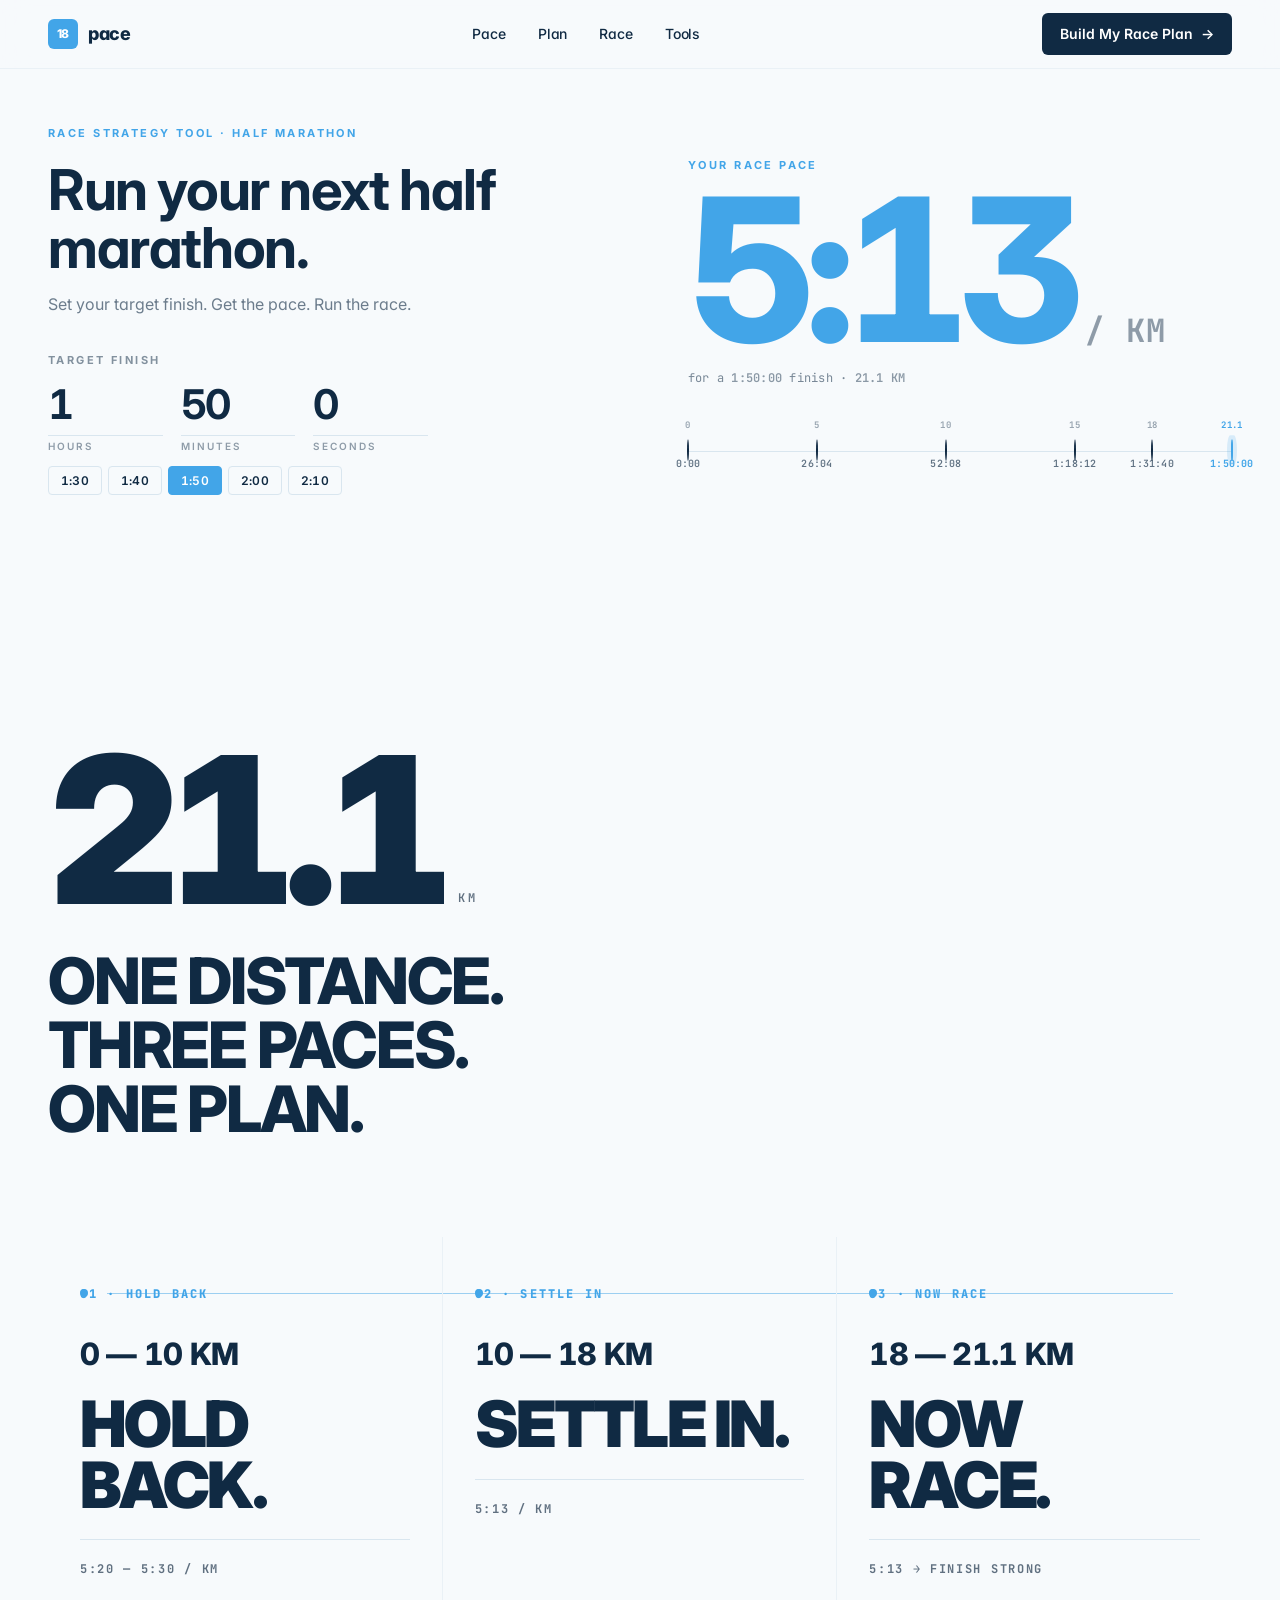
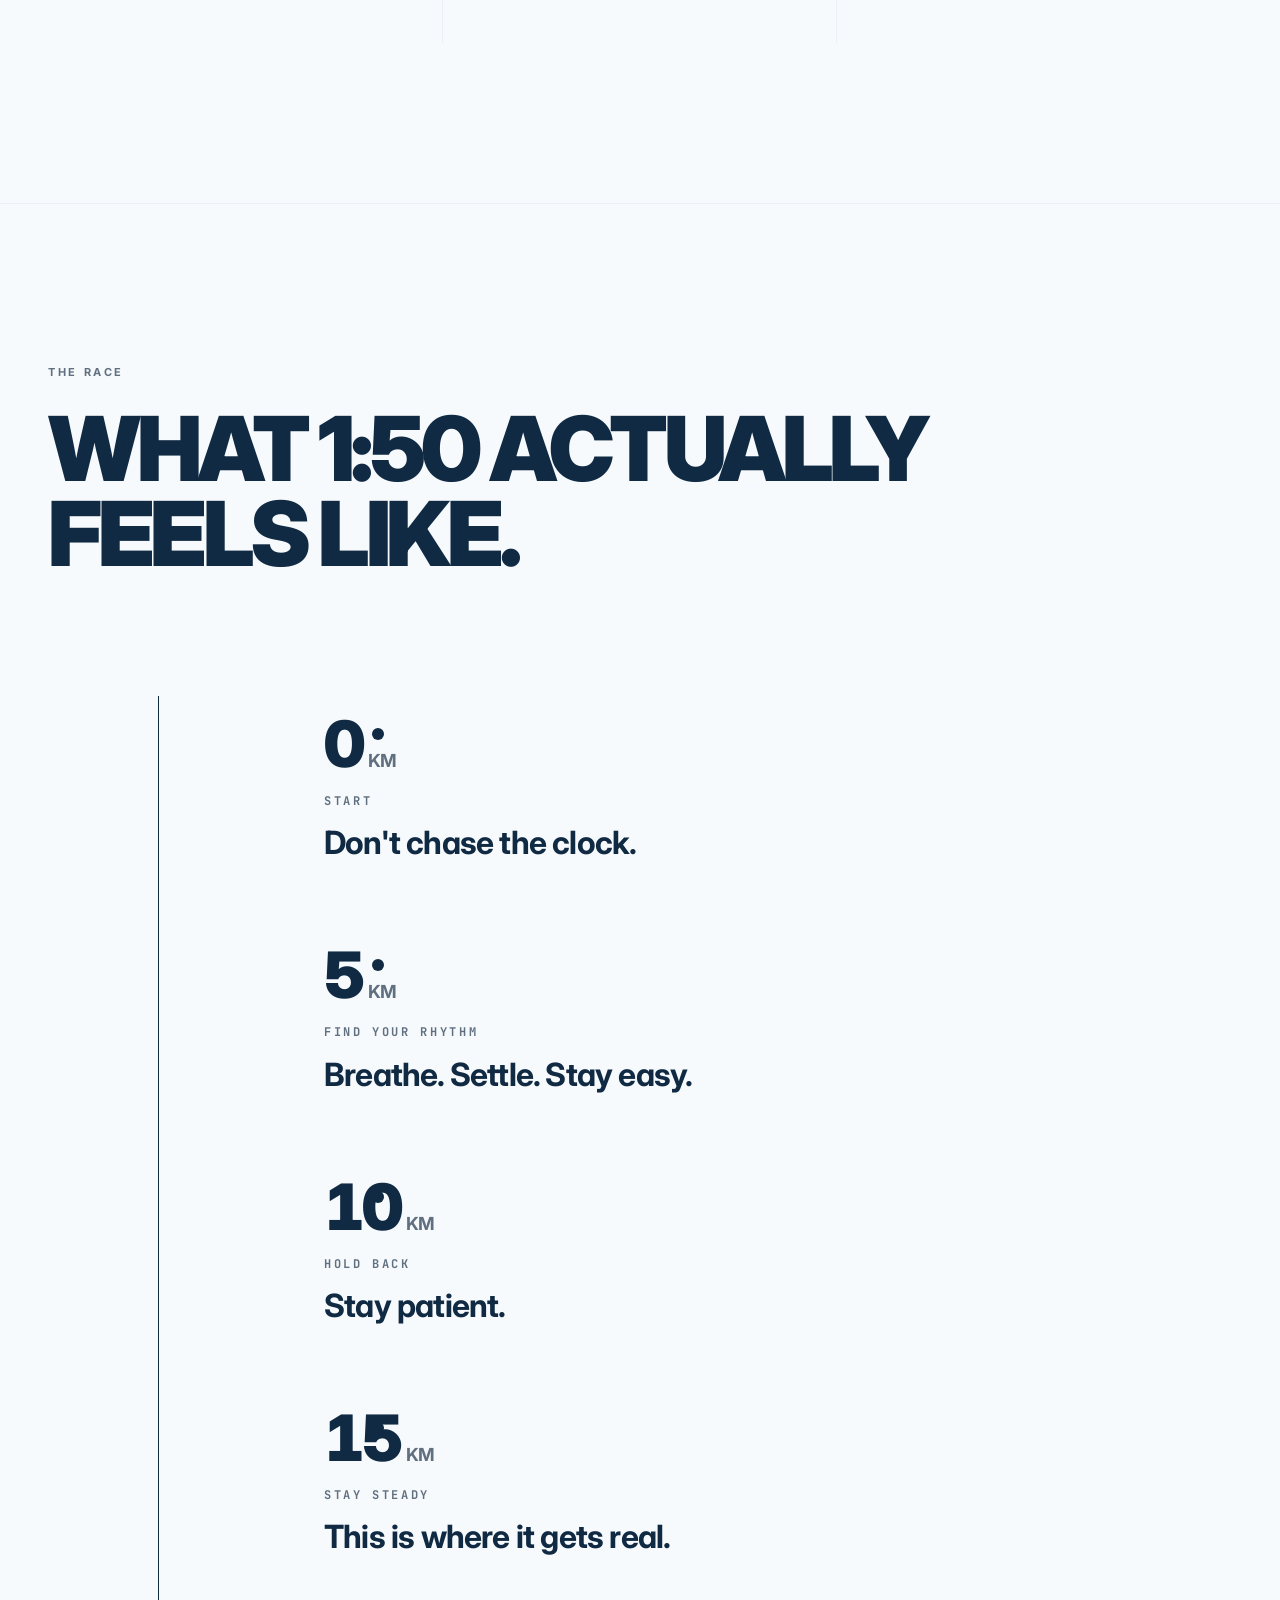
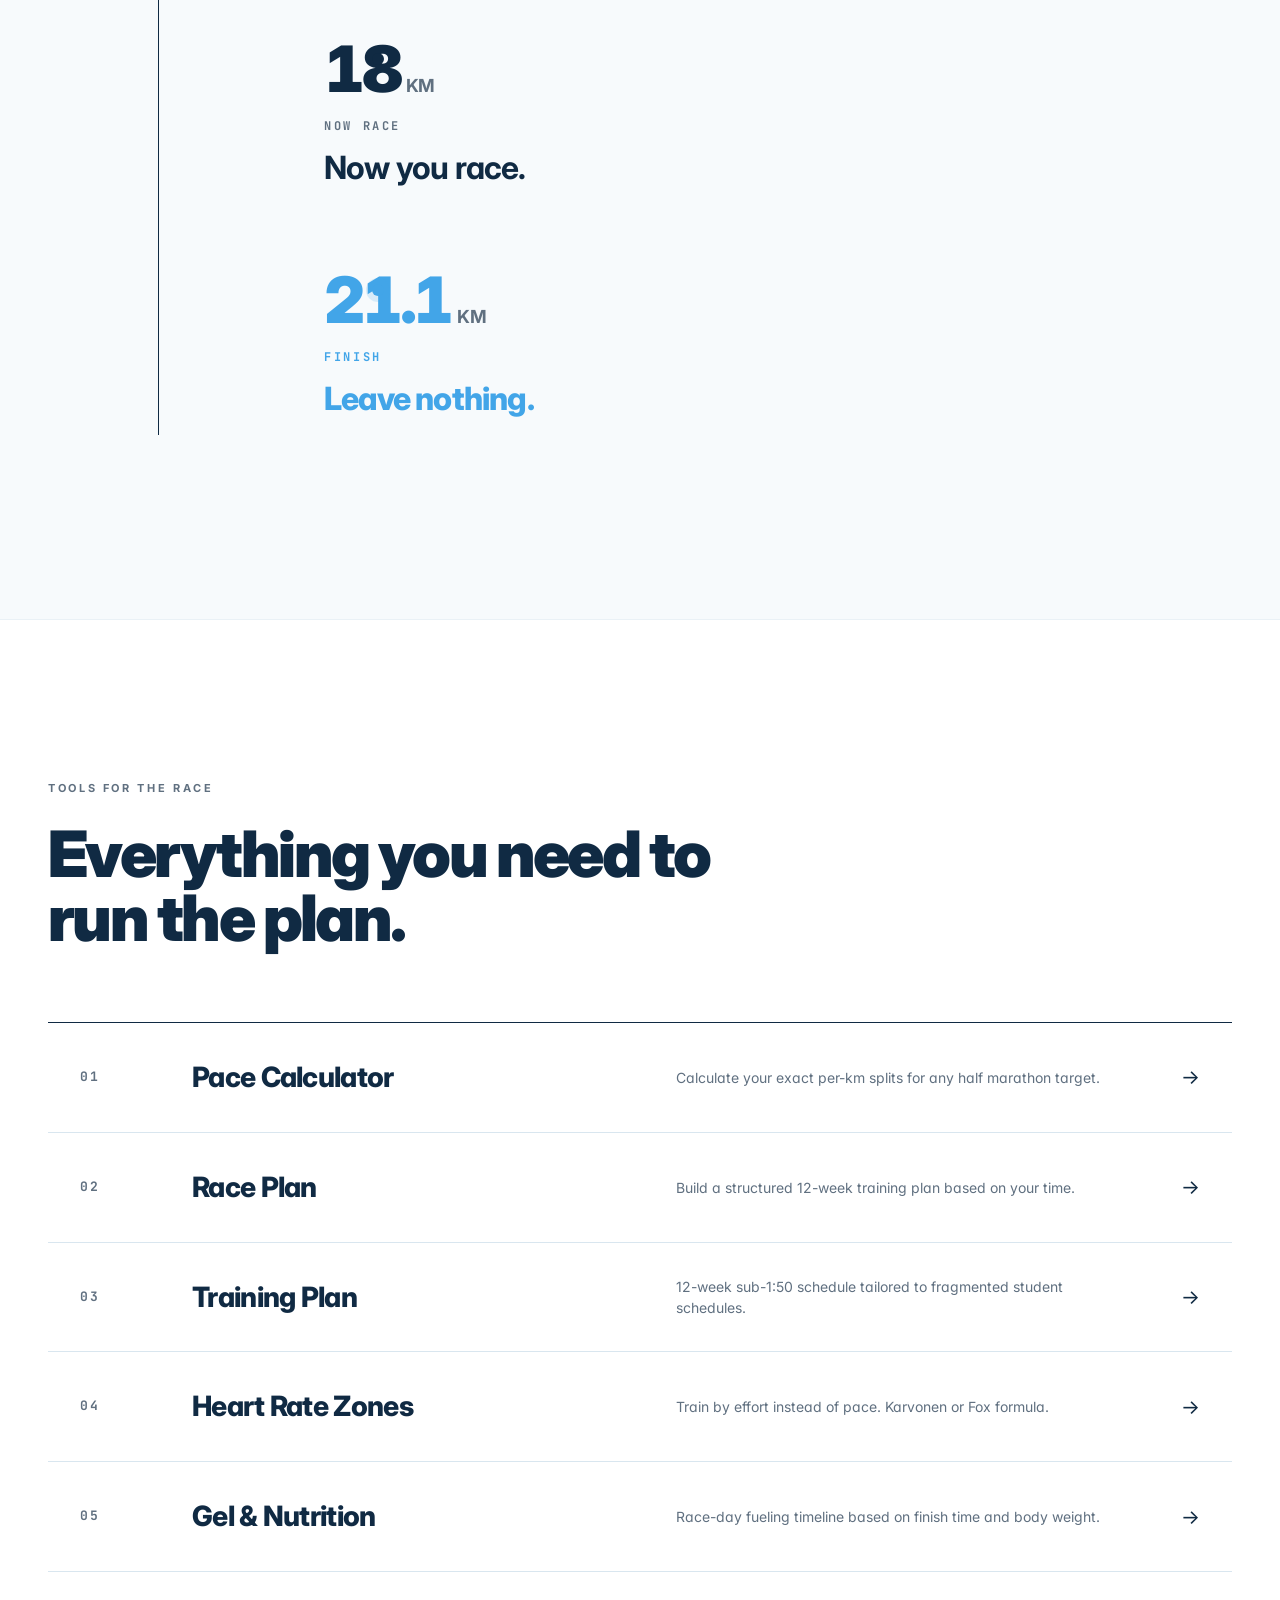
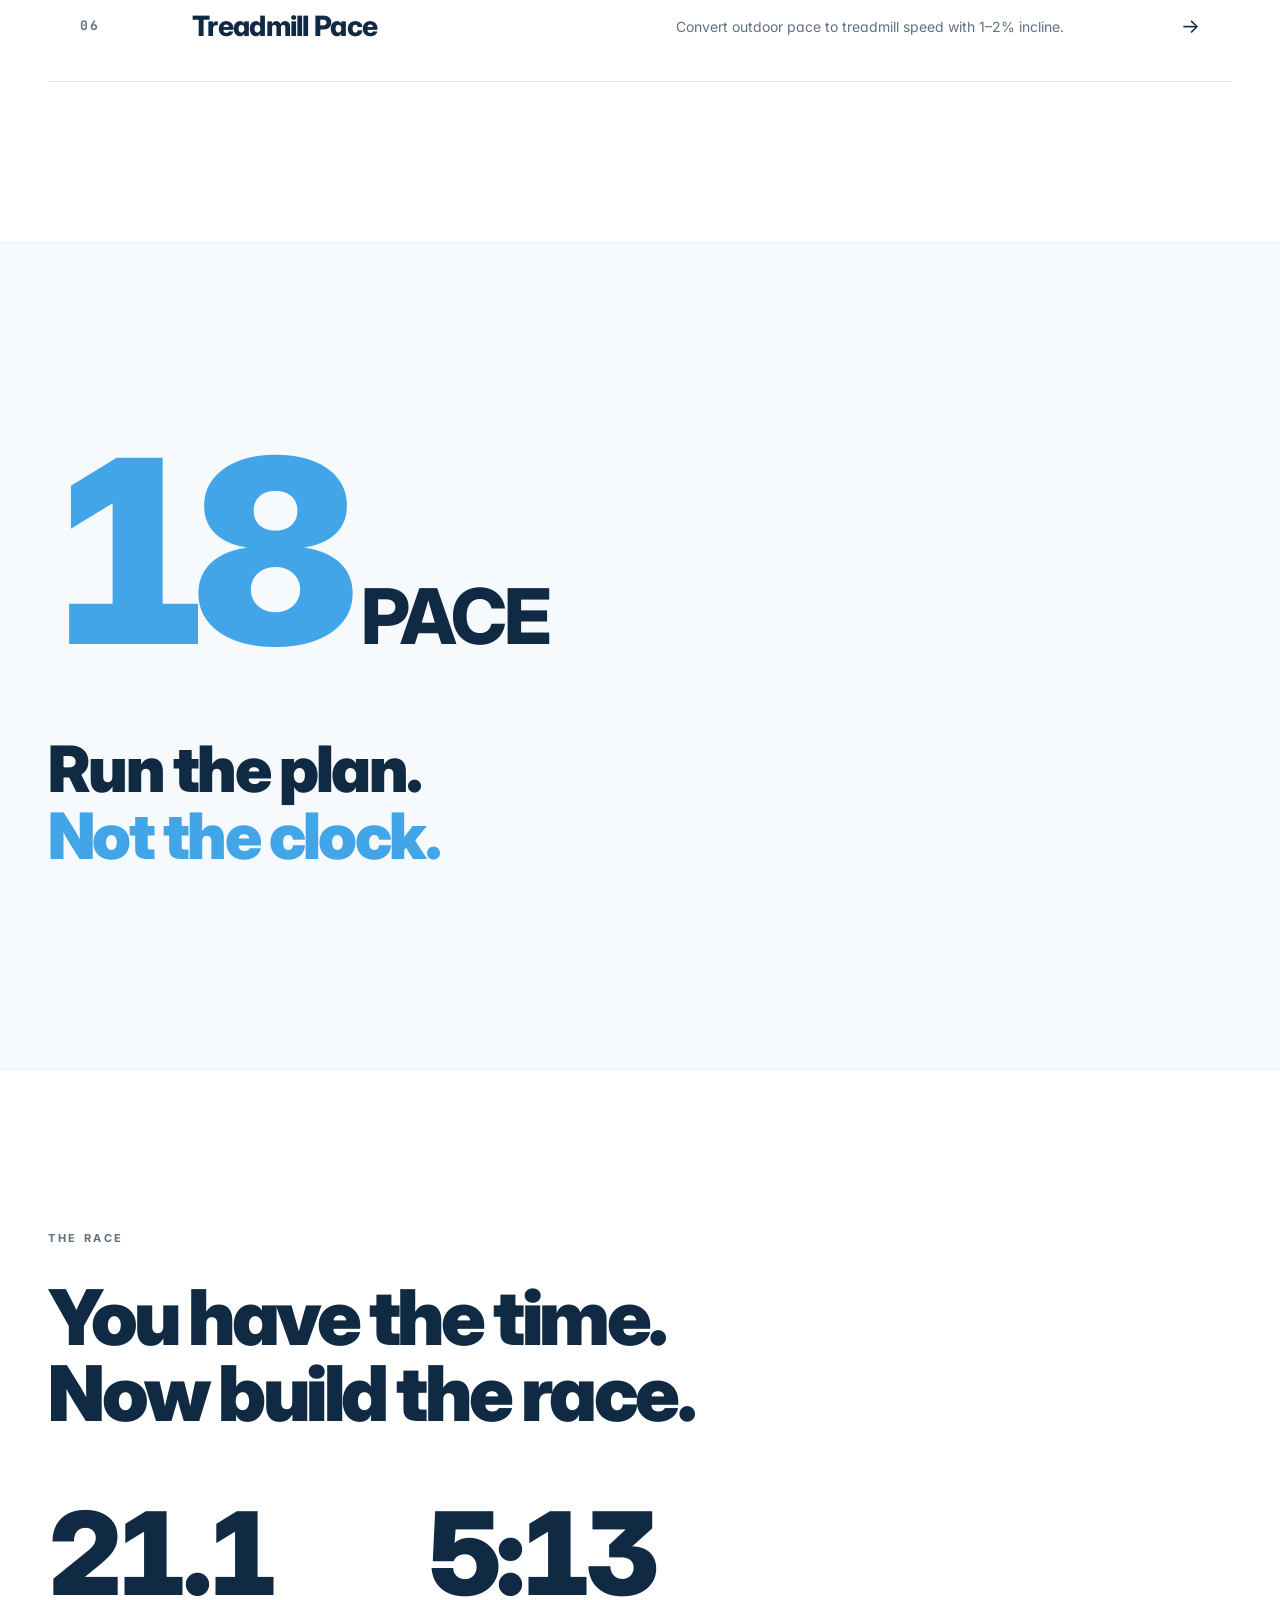
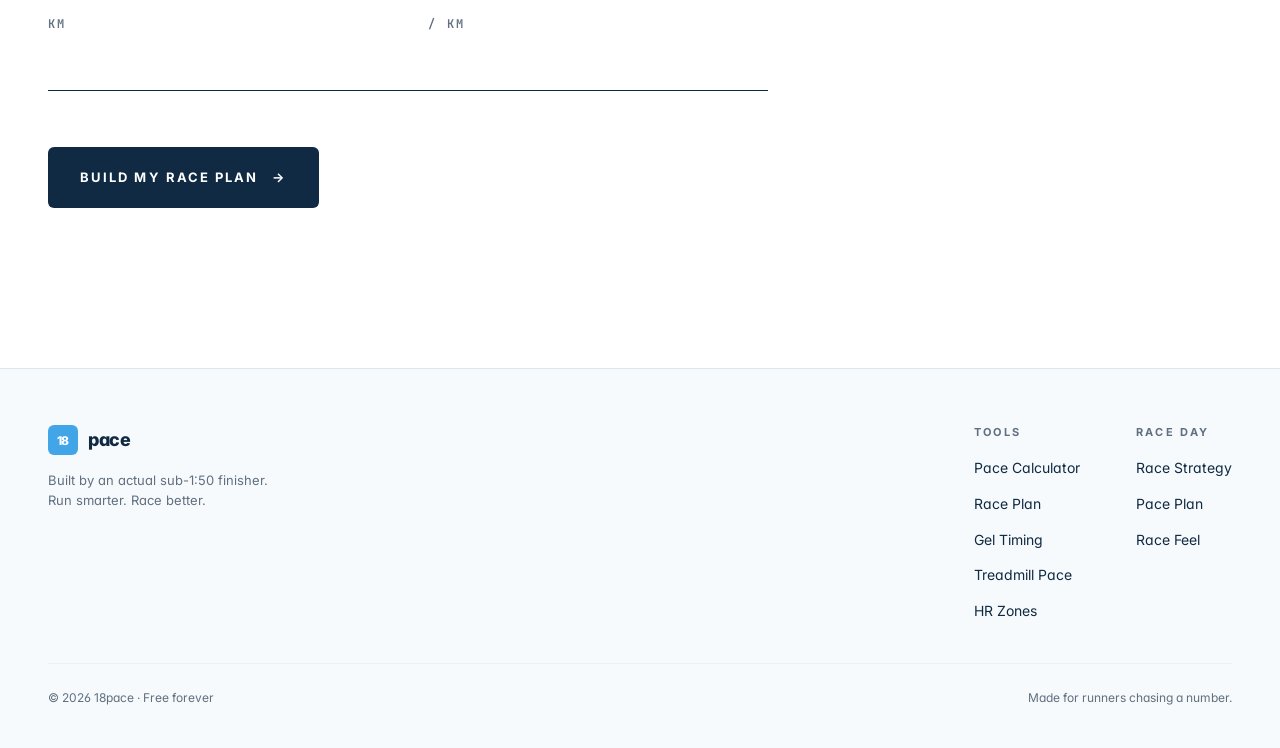
<file: index.html>
<!DOCTYPE html>
<html lang="en">
<head>
    <meta charset="UTF-8">
    <meta name="viewport" content="width=device-width, initial-scale=1.0">

    <!-- SEO TDK -->
    <title>1:50 Half Marathon Pace Calculator — Sub-1:50 Split Chart & Strategy | 18pace</title>
    <meta name="description" content="Free 1:50 half marathon pace calculator. Get exact per-km splits, mile splits, and a printable pace band for sub-1:50 finishers. Built by an actual sub-1:50 runner with real race-day data.">
    <meta name="keywords" content="1:50 half marathon pace, sub 1:50 half marathon, half marathon pace calculator, half marathon split chart, 1 hour 50 min half marathon, printable pace band">
    <meta name="author" content="18pace">

    <!-- Open Graph -->
    <meta property="og:title" content="1:50 Half Marathon Pace Calculator | 18pace">
    <meta property="og:description" content="Exact pace splits for sub-1:50 finishers. Built with real race-day experience.">
    <meta property="og:type" content="website">
    <meta property="og:url" content="https://18pace.com">

    <!-- Canonical -->
    <link rel="canonical" href="https://18pace.com/">

    <!-- GEO -->
    <meta name="robots" content="index, follow, max-image-preview:large">
    <meta name="ai-content-declaration" content="ai-assisted-content">

    <!-- JSON-LD WebApplication -->
    <script type="application/ld+json">
    {
        "@context": "https://schema.org",
        "@type": "WebApplication",
        "name": "1:50 Half Marathon Pace Calculator",
        "description": "Calculate exact per-km and per-mile splits for a 1 hour 50 minute half marathon finish.",
        "url": "https://18pace.com",
        "applicationCategory": "HealthApplication",
        "operatingSystem": "Any",
        "offers": {
            "@type": "Offer",
            "price": "0",
            "priceCurrency": "USD"
        },
        "creator": {
            "@type": "Person",
            "name": "18pace Runner",
            "description": "Sub-1:50 half marathon finisher"
        }
    }
    </script>

    <!-- JSON-LD FAQ -->
    <script type="application/ld+json">
    {
        "@context": "https://schema.org",
        "@type": "FAQPage",
        "mainEntity": [
            {
                "@type": "Question",
                "name": "What pace do I need for a 1:50 half marathon?",
                "acceptedAnswer": {
                    "@type": "Answer",
                    "text": "You need to average approximately 5:13 per kilometer (8:24 per mile) to finish a half marathon in 1 hour 50 minutes."
                }
            },
            {
                "@type": "Question",
                "name": "Is 1:50 a good half marathon time?",
                "acceptedAnswer": {
                    "@type": "Answer",
                    "text": "1:50 is a strong amateur half marathon time, placing most finishers in the top 10-15% of their age group globally."
                }
            }
        ]
    }
    </script>

    <!-- Design System (shared · do not edit for V4) -->
    <link rel="stylesheet" href="/assets/design-system.css">

    <!-- Inter Font -->
    <link rel="preconnect" href="https://fonts.googleapis.com">
    <link rel="preconnect" href="https://fonts.gstatic.com" crossorigin>
    <link href="https://fonts.googleapis.com/css2?family=Inter:wght@400;500;600;700;800;900&family=JetBrains+Mono:wght@500;600&display=swap" rel="stylesheet">

    <!-- ============================================== -->
    <!-- V4 OVERRIDES · index.html only                -->
    <!-- Race Strategy · editorial · athletic · calm   -->
    <!-- PACE → PLAN → RACE                            -->
    <!-- ============================================== -->
    <style>
    :root {
      --color-bg: #F7FAFC;
      --color-bg-elevated: #EAF6FD;
      --color-bg-deep: #102A43;
      --color-text: #102A43;
      --color-text-muted: #607080;
      --color-text-subtle: #92A4B2;
      --color-text-inverted: #FFFFFF;
      --color-dark: #102A43;
      --color-accent: #42A5E8;
      --color-accent-hover: #2C8FCC;
      --color-border: #D9E6EF;
      --color-border-subtle: #EAF1F6;
    }

    /* =================================================== */
    /* 01 · NAV                                           */
    /* =================================================== */
    .v4-nav {
      position: sticky;
      top: 0;
      z-index: 50;
      background: rgba(247, 250, 252, 0.85);
      backdrop-filter: saturate(180%) blur(14px);
      -webkit-backdrop-filter: saturate(180%) blur(14px);
      border-bottom: 1px solid var(--color-border-subtle);
    }
    .v4-nav-inner {
      display: flex;
      align-items: center;
      justify-content: space-between;
      height: 68px;
    }
    .v4-nav-logo {
      display: inline-flex;
      align-items: center;
      gap: 10px;
      font-weight: 800;
      font-size: 18px;
      letter-spacing: -0.02em;
      color: var(--color-text);
    }
    .v4-nav-logo-mark {
      display: inline-flex;
      align-items: center;
      justify-content: center;
      width: 30px;
      height: 30px;
      background: var(--color-accent);
      color: #FFFFFF;
      font-size: 12px;
      font-weight: 800;
      border-radius: 6px;
    }
    .v4-nav-links {
      display: none;
      gap: 32px;
    }
    @media (min-width: 900px) { .v4-nav-links { display: flex; } }
    .v4-nav-link {
      font-size: 14px;
      font-weight: 500;
      color: var(--color-text);
      letter-spacing: -0.01em;
      transition: color 180ms ease;
    }
    .v4-nav-link:hover { color: var(--color-accent); }
    .v4-nav-cta {
      display: inline-flex;
      align-items: center;
      gap: 8px;
      padding: 10px 18px;
      background: var(--color-text);
      color: #FFFFFF;
      font-size: 14px;
      font-weight: 600;
      border-radius: 6px;
      transition: background 180ms ease;
    }
    .v4-nav-cta:hover { background: var(--color-accent); }
    .v4-nav-mobile {
      display: flex;
      width: 40px;
      height: 40px;
      align-items: center;
      justify-content: center;
    }
    @media (min-width: 900px) { .v4-nav-mobile { display: none; } }
    .v4-nav-mobile-menu {
      display: none;
      position: fixed;
      top: 68px;
      left: 0;
      right: 0;
      background: #FFFFFF;
      border-bottom: 1px solid var(--color-border);
      padding: 24px;
      flex-direction: column;
      gap: 16px;
      z-index: 49;
    }
    .v4-nav-mobile-menu.is-open { display: flex; }
    @media (min-width: 900px) { .v4-nav-mobile-menu, .v4-nav-mobile-menu.is-open { display: none !important; } }

    /* =================================================== */
    /* 02 · V7 HERO · editorial sports composition           */
    /* WHY + RESULT = one race strategy picture            */
    /* =================================================== */
    .v7-hero {
      padding: 48px 0 72px;
      background: #F7FAFC;
    }
    @media (min-width: 1024px) {
      .v7-hero { padding: 56px 0 88px; }
    }
    .v7-hero-grid {
      display: grid;
      grid-template-columns: 1fr;
      gap: 48px;
      align-items: start;
    }
    @media (min-width: 1024px) {
      .v7-hero-grid { grid-template-columns: 1fr 1fr; gap: 96px; align-items: center; }
    }

    .v7-hero-eyebrow {
      font-size: 11px;
      font-weight: 700;
      text-transform: uppercase;
      letter-spacing: 0.22em;
      color: #42A5E8;
      margin-bottom: 18px;
    }
    .v7-hero-headline {
      font-size: clamp(40px, 4.4vw, 60px);
      font-weight: 700;
      letter-spacing: -0.025em;
      line-height: 1.04;
      color: #102A43;
      margin: 0 0 14px;
    }
    .v7-hero-sub {
      font-size: 16px;
      color: #102A43;
      opacity: 0.6;
      line-height: 1.5;
      max-width: 460px;
      margin: 0 0 36px;
    }

    /* Calculator · editorial bottom-border (no SaaS input cards) */
    .v7-calc-label {
      font-size: 11px;
      font-weight: 700;
      text-transform: uppercase;
      letter-spacing: 0.22em;
      color: #102A43;
      opacity: 0.5;
      margin-bottom: 8px;
      display: block;
    }
    .v7-calc-inputs {
      display: grid;
      grid-template-columns: 1fr 1fr 1fr;
      gap: 18px;
      margin-bottom: 12px;
      max-width: 380px;
    }
    .v7-calc-field {
      display: flex;
      flex-direction: column;
      gap: 2px;
    }
    .v7-calc-field input {
      width: 100%;
      background: transparent;
      border: none;
      border-bottom: 1px solid #D9E6EF;
      padding: 2px 0 6px;
      font-family: inherit;
      font-size: clamp(32px, 3.2vw, 42px);
      font-weight: 700;
      letter-spacing: -0.04em;
      color: #102A43;
      font-variant-numeric: tabular-nums;
      text-align: left;
      caret-color: #42A5E8;
      outline: none;
      -webkit-appearance: none;
      appearance: none;
      transition: border-color 180ms ease;
    }
    .v7-calc-field input:focus {
      border-bottom-color: #42A5E8;
    }
    .v7-calc-field-unit {
      font-size: 10px;
      letter-spacing: 0.2em;
      color: #102A43;
      opacity: 0.45;
      text-transform: uppercase;
      font-weight: 600;
    }

    /* Quick target · editorial mini-button (inactive = transparent + thin border, active = accent bg) */
    .v7-calc-quick {
      display: flex;
      flex-wrap: wrap;
      gap: 6px;
      margin-top: 4px;
    }
    .v7-calc-quick button {
      padding: 6px 12px;
      font-family: inherit;
      font-size: 12px;
      font-weight: 600;
      background: transparent;
      color: #102A43;
      border: 1px solid #D9E6EF;
      border-radius: 4px;
      font-variant-numeric: tabular-nums;
      letter-spacing: 0.02em;
      cursor: pointer;
      transition: all 160ms ease;
    }
    .v7-calc-quick button:hover {
      border-color: #42A5E8;
      color: #42A5E8;
    }
    .v7-calc-quick button.is-active {
      background: #42A5E8;
      border-color: #42A5E8;
      color: #FFFFFF;
    }

    /* =================================================== */
    /* =================================================== */
    /* Hero right · V7 RESULT · 5:13 is the only answer     */
    /* =================================================== */
    .v7-result {
      display: flex;
      flex-direction: column;
      justify-content: center;
      padding: 0;
    }
    .v7-result-label {
      font-size: 11px;
      font-weight: 700;
      text-transform: uppercase;
      letter-spacing: 0.22em;
      color: #42A5E8;
      margin-bottom: 10px;
    }
    .v7-result-pace {
      display: flex;
      align-items: baseline;
      margin-bottom: 12px;
      transition: opacity 180ms ease;
    }
    .v7-result-pace-num {
      font-size: clamp(112px, 16vw, 200px);
      font-weight: 800;
      letter-spacing: -0.07em;
      line-height: 0.85;
      color: #42A5E8;
      font-variant-numeric: tabular-nums;
    }
    .v7-result-pace-unit {
      font-size: clamp(22px, 2.6vw, 32px);
      font-weight: 700;
      color: #102A43;
      opacity: 0.45;
      letter-spacing: 0.04em;
      margin-left: 12px;
      font-family: 'JetBrains Mono', monospace;
    }
    .v7-result-context {
      font-size: 12px;
      color: #102A43;
      opacity: 0.55;
      margin: 0 0 40px;
      font-family: 'JetBrains Mono', monospace;
      letter-spacing: 0.02em;
      line-height: 1.5;
    }
    .v7-result-context strong {
      color: #102A43;
      opacity: 0.85;
      font-weight: 600;
    }

    /* Timeline · supporting information only (cannot compete with 5:13) */
    .v7-timeline {
      position: relative;
      padding: 24px 0 12px;
    }
    .v7-timeline-track {
      position: relative;
      height: 1px;
      background: #D9E6EF;
    }
    .v7-stop {
      position: absolute;
      top: 50%;
      transform: translate(-50%, -50%);
    }
    .v7-stop-dot {
      width: 6px;
      height: 6px;
      background: #FFFFFF;
      border: 1.5px solid #102A43;
      border-radius: 50%;
    }
    .v7-stop.is-finish .v7-stop-dot {
      background: #42A5E8;
      border-color: #42A5E8;
      width: 10px;
      height: 10px;
      box-shadow: 0 0 0 4px rgba(66, 165, 232, 0.18);
    }
    .v7-stop-time {
      position: absolute;
      top: 18px;
      left: 50%;
      transform: translateX(-50%);
      font-size: 10px;
      font-weight: 600;
      font-family: 'JetBrains Mono', monospace;
      color: #102A43;
      opacity: 0.65;
      white-space: nowrap;
      font-variant-numeric: tabular-nums;
      letter-spacing: 0.02em;
    }
    .v7-stop.is-finish .v7-stop-time {
      color: #42A5E8;
      opacity: 1;
      font-weight: 700;
    }
    .v7-stop-km {
      position: absolute;
      top: -20px;
      left: 50%;
      transform: translateX(-50%);
      font-size: 9px;
      font-weight: 700;
      font-family: 'JetBrains Mono', monospace;
      color: #102A43;
      opacity: 0.4;
      white-space: nowrap;
      letter-spacing: 0.04em;
    }
    .v7-stop.is-finish .v7-stop-km {
      color: #42A5E8;
      opacity: 1;
    }

    @media (max-width: 700px) {
      .v7-result-pace-num { font-size: 88px; }
      .v7-result-pace-unit { font-size: 16px; margin-left: 6px; }
      .v7-result-context { font-size: 11px; margin-bottom: 28px; }
      .v7-timeline { padding: 20px 0 8px; }
      .v7-timeline-track {
        max-width: calc(100% - 44px);
        margin-right: 22px;
        padding-left: 22px;
        padding-right: 22px;
      }
      .v7-stop-time { font-size: 9px; top: 16px; }
      .v7-stop-km { font-size: 9px; top: -16px; }
      .v7-stop-dot { width: 5px; height: 5px; border-width: 1px; }
      .v7-stop.is-finish .v7-stop-dot {
        width: 7px; height: 7px;
        box-shadow: 0 0 0 3px rgba(66, 165, 232, 0.18);
      }
    }
        box-shadow: 0 0 0 4px rgba(56, 169, 232, 0.18);
      }
      .v5-race-axis { margin-top: 32px; font-size: 9px; }
    }

    /* =================================================== */
    /* 03 · THE NUMBER IS ONLY THE START · PLAN            */
    /* =================================================== */
    .v4-plan {
      padding: 128px 0;
      background: #FFFFFF;
      border-top: 1px solid var(--color-border-subtle);
    }
    @media (min-width: 1024px) { .v4-plan { padding: 160px 0; } }

    .v4-plan-distance {
      font-size: clamp(96px, 16vw, 224px);
      font-weight: 900;
      letter-spacing: -0.07em;
      line-height: 0.85;
      color: var(--color-text);
      font-variant-numeric: tabular-nums;
      margin-bottom: 32px;
    }
    .v4-plan-distance-unit {
      font-size: 12px;
      font-weight: 600;
      letter-spacing: 0.24em;
      color: var(--color-text-muted);
      font-family: var(--font-mono);
      margin-left: 16px;
      vertical-align: 24%;
    }
    .v4-plan-headline {
      font-size: clamp(36px, 5vw, 64px);
      font-weight: 800;
      letter-spacing: -0.035em;
      line-height: 1;
      color: var(--color-text);
      margin: 0 0 96px;
      max-width: 880px;
    }

    /* Three stages · same route */
    .v4-plan-route {
      display: grid;
      grid-template-columns: 1fr;
      gap: 0;
      border-top: 1px solid var(--color-text);
      position: relative;
    }
    @media (min-width: 900px) {
      .v4-plan-route {
        grid-template-columns: 1fr 1fr 1fr;
        border-top: none;
      }
    }
    .v4-plan-stage {
      padding: 40px 32px 48px;
      border-bottom: 1px solid var(--color-border-subtle);
      position: relative;
    }
    .v4-plan-stage:last-child { border-bottom: none; }
    @media (min-width: 900px) {
      .v4-plan-stage {
        padding: 48px 32px 64px;
        border-right: 1px solid var(--color-border-subtle);
        border-bottom: none;
      }
      .v4-plan-stage:last-child { border-right: none; }
    }
    .v4-plan-stage-num {
      font-size: 12px;
      font-weight: 800;
      letter-spacing: 0.18em;
      color: var(--color-accent);
      font-family: var(--font-mono);
      margin-bottom: 24px;
    }
    .v4-plan-stage-km {
      font-size: clamp(24px, 2.4vw, 32px);
      font-weight: 800;
      letter-spacing: -0.025em;
      color: var(--color-text);
      font-variant-numeric: tabular-nums;
      margin-bottom: 16px;
    }
    .v4-plan-stage-title {
      font-size: clamp(40px, 5vw, 64px);
      font-weight: 900;
      letter-spacing: -0.04em;
      line-height: 0.95;
      color: var(--color-text);
      margin-bottom: 24px;
      text-transform: uppercase;
    }
    .v4-plan-stage-target {
      font-family: var(--font-mono);
      font-size: 12px;
      font-weight: 700;
      color: var(--color-text-muted);
      letter-spacing: 0.14em;
      padding-top: 20px;
      border-top: 1px solid var(--color-border);
    }
    /* Visual connection · subtle blue race-line dots between stages */
    @media (min-width: 900px) {
      .v4-plan-route::before {
        content: '';
        position: absolute;
        top: 56px;
        left: 5%;
        right: 5%;
        height: 1px;
        background: var(--color-accent);
        opacity: 0.5;
      }
      .v4-plan-stage::before {
        content: '';
        position: absolute;
        top: 52px;
        left: 32px;
        width: 8px;
        height: 8px;
        background: var(--color-accent);
        border-radius: 50%;
      }
    }

    /* =================================================== */
    /* 04 · THE RACE · editorial race progression          */
    /* =================================================== */
    .v4-race {
      padding: 128px 0;
      background: var(--color-bg);
      border-top: 1px solid var(--color-border-subtle);
    }
    @media (min-width: 1024px) { .v4-race { padding: 160px 0; } }

    .v4-race-eyebrow {
      font-size: 11px;
      font-weight: 700;
      text-transform: uppercase;
      letter-spacing: 0.24em;
      color: var(--color-text-muted);
      margin-bottom: 24px;
    }
    .v4-race-headline {
      font-size: clamp(48px, 7vw, 96px);
      font-weight: 900;
      letter-spacing: -0.05em;
      line-height: 0.95;
      color: var(--color-text);
      margin: 0 0 96px;
      max-width: 880px;
    }

    /* Race progression · 6 stops with editorial quotes */
    .v4-race-progress {
      position: relative;
    }
    @media (min-width: 900px) {
      .v4-race-progress {
        padding-left: 220px;
      }
    }
    .v4-race-progress::before {
      content: '';
      position: absolute;
      top: 24px;
      bottom: 24px;
      left: 0;
      width: 1px;
      background: var(--color-text);
    }
    @media (min-width: 900px) {
      .v4-race-progress::before {
        left: 110px;
      }
    }
    .v4-race-stop {
      display: grid;
      grid-template-columns: 80px 1fr;
      gap: 32px;
      align-items: start;
      padding: 32px 0 32px 32px;
      position: relative;
    }
    @media (min-width: 900px) {
      .v4-race-stop {
        grid-template-columns: 1fr;
        gap: 16px;
        padding: 40px 0 40px 56px;
      }
    }
    .v4-race-stop-dot {
      position: absolute;
      top: 48px;
      left: -6px;
      width: 12px;
      height: 12px;
      background: var(--color-text);
      border-radius: 50%;
      z-index: 1;
    }
    @media (min-width: 900px) {
      .v4-race-stop-dot { left: 104px; top: 56px; }
    }
    @media (max-width: 700px) {
      .v4-race-progress { padding-left: 56px; position: relative; }
      .v4-race-progress::before {
        left: 6px;
        top: 24px;
        bottom: 24px;
        width: 1px;
      }
      .v4-race-stop {
        display: block;
        padding: 28px 0 36px 0;
      }
      .v4-race-stop-dot { left: 0; top: 44px; }
      .v4-race-stop-marker { font-size: clamp(40px, 12vw, 56px); margin-bottom: 12px; }
      .v4-race-stop-label { margin-bottom: 12px; }
      .v4-race-stop-quote { font-size: 22px; }
    }
    .v4-race-stop.is-finish .v4-race-stop-dot {
      background: var(--color-accent);
      box-shadow: 0 0 0 6px rgba(66, 165, 232, 0.18);
    }
    .v4-race-stop-marker {
      font-size: clamp(40px, 5vw, 64px);
      font-weight: 900;
      letter-spacing: -0.05em;
      line-height: 1;
      color: var(--color-text);
      font-variant-numeric: tabular-nums;
    }
    .v4-race-stop-marker-unit {
      font-size: 18px;
      font-weight: 700;
      color: var(--color-text-muted);
      letter-spacing: -0.02em;
      margin-left: 6px;
    }
    .v4-race-stop.is-finish .v4-race-stop-marker { color: var(--color-accent); }
    .v4-race-stop-label {
      font-size: 12px;
      font-weight: 700;
      text-transform: uppercase;
      letter-spacing: 0.22em;
      color: var(--color-text-muted);
      margin-bottom: 12px;
      font-family: var(--font-mono);
    }
    .v4-race-stop.is-finish .v4-race-stop-label { color: var(--color-accent); }
    .v4-race-stop-quote {
      font-size: clamp(22px, 2.8vw, 32px);
      font-weight: 700;
      letter-spacing: -0.025em;
      line-height: 1.25;
      color: var(--color-text);
      margin: 0;
      max-width: 640px;
    }
    .v4-race-stop.is-finish .v4-race-stop-quote {
      color: var(--color-accent);
      font-weight: 800;
    }

    /* =================================================== */
    /* 05 · TOOLS FOR THE RACE · editorial tool list       */
    /* =================================================== */
    .v4-tools {
      padding: 128px 0;
      background: #FFFFFF;
      border-top: 1px solid var(--color-border-subtle);
    }
    @media (min-width: 1024px) { .v4-tools { padding: 160px 0; } }
    .v4-tools-eyebrow {
      font-size: 11px;
      font-weight: 700;
      text-transform: uppercase;
      letter-spacing: 0.24em;
      color: var(--color-text-muted);
      margin-bottom: 24px;
    }
    .v4-tools-headline {
      font-size: clamp(36px, 5vw, 64px);
      font-weight: 900;
      letter-spacing: -0.04em;
      line-height: 1;
      color: var(--color-text);
      margin: 0 0 72px;
      max-width: 720px;
    }
    .v4-tools-list {
      list-style: none;
      padding: 0;
      margin: 0;
      border-top: 1px solid var(--color-text);
    }
    .v4-tool-row {
      border-bottom: 1px solid var(--color-border);
      transition: background 180ms ease;
    }
    .v4-tool-row:hover { background: var(--color-bg-elevated); }
    .v4-tool-row-link {
      display: grid;
      grid-template-columns: 60px 1fr 24px;
      gap: 24px;
      align-items: center;
      padding: 28px 24px;
      text-decoration: none;
      color: inherit;
    }
    @media (min-width: 900px) {
      .v4-tool-row-link {
        grid-template-columns: 80px 1fr 1fr 40px;
        gap: 32px;
        padding: 32px 32px;
      }
    }
    .v4-tool-row-num {
      font-family: var(--font-mono);
      font-size: 13px;
      font-weight: 700;
      color: var(--color-text-muted);
      letter-spacing: 0.14em;
    }
    .v4-tool-row-title {
      font-size: clamp(20px, 2.4vw, 28px);
      font-weight: 800;
      letter-spacing: -0.025em;
      color: var(--color-text);
    }
    .v4-tool-row-desc {
      font-size: 14px;
      color: var(--color-text-muted);
      line-height: 1.5;
      opacity: 0;
      transition: opacity 200ms ease;
    }
    @media (min-width: 900px) {
      .v4-tool-row-desc { opacity: 1; }
    }
    .v4-tool-row:hover .v4-tool-row-desc { opacity: 1; }
    .v4-tool-row-arrow {
      font-size: 20px;
      color: var(--color-text);
      transition: transform 200ms ease, color 200ms ease;
      justify-self: end;
    }
    .v4-tool-row:hover .v4-tool-row-arrow {
      transform: translateX(6px);
      color: var(--color-accent);
    }

    /* =================================================== */
    /* 06 · BRAND MOMENT                                   */
    /* =================================================== */
    .v4-brand {
      padding: 160px 0;
      background: var(--color-bg);
      border-top: 1px solid var(--color-border-subtle);
      text-align: left;
    }
    @media (min-width: 1024px) {
      .v4-brand { padding: 200px 0; }
    }
    .v4-brand-mark {
      display: flex;
      align-items: baseline;
      gap: 24px;
      margin-bottom: 56px;
    }
    @media (max-width: 700px) {
      .v4-brand-mark {
        flex-direction: column;
        align-items: flex-start;
        gap: 0;
        margin-bottom: 48px;
      }
      .v4-brand-18 { font-size: clamp(96px, 26vw, 160px); line-height: 0.85; }
      .v4-brand-pace { font-size: clamp(28px, 8vw, 48px); margin-top: -4px; }
      .v4-brand-line { font-size: clamp(28px, 8vw, 48px); }
    }
    .v4-brand-18 {
      font-size: clamp(120px, 20vw, 280px);
      font-weight: 900;
      letter-spacing: -0.08em;
      line-height: 0.85;
      color: var(--color-accent);
      font-variant-numeric: tabular-nums;
    }
    .v4-brand-pace {
      font-size: clamp(40px, 6vw, 80px);
      font-weight: 800;
      letter-spacing: -0.04em;
      color: var(--color-text);
      text-transform: uppercase;
    }
    .v4-brand-line {
      font-size: clamp(32px, 5vw, 72px);
      font-weight: 900;
      letter-spacing: -0.04em;
      line-height: 1.05;
      color: var(--color-text);
      max-width: 880px;
    }
    .v4-brand-line-accent {
      color: var(--color-accent);
    }

    /* =================================================== */
    /* 07 · FINAL CTA                                      */
    /* =================================================== */
    .v4-final {
      padding: 128px 0;
      background: #FFFFFF;
      border-top: 1px solid var(--color-border-subtle);
    }
    @media (min-width: 1024px) { .v4-final { padding: 160px 0; } }
    .v4-final-eyebrow {
      font-size: 11px;
      font-weight: 700;
      text-transform: uppercase;
      letter-spacing: 0.24em;
      color: var(--color-text-muted);
      margin-bottom: 32px;
    }
    .v4-final-headline {
      font-size: clamp(40px, 6vw, 80px);
      font-weight: 900;
      letter-spacing: -0.045em;
      line-height: 1;
      color: var(--color-text);
      margin: 0 0 72px;
      max-width: 720px;
    }
    .v4-final-stats {
      display: grid;
      grid-template-columns: 1fr 1fr;
      gap: 40px;
      padding-bottom: 56px;
      border-bottom: 1px solid var(--color-text);
      margin-bottom: 56px;
      max-width: 720px;
    }
    .v4-final-stat-num {
      font-size: clamp(64px, 9vw, 128px);
      font-weight: 900;
      letter-spacing: -0.06em;
      line-height: 0.85;
      color: var(--color-text);
      font-variant-numeric: tabular-nums;
      transition: opacity 180ms ease;
    }
    .v4-final-stat-unit {
      font-size: 12px;
      font-weight: 600;
      letter-spacing: 0.2em;
      color: var(--color-text-muted);
      margin-top: 12px;
      font-family: var(--font-mono);
    }
    .v4-final-cta {
      display: inline-flex;
      align-items: center;
      gap: 14px;
      padding: 20px 32px;
      background: var(--color-text);
      color: #FFFFFF;
      font-size: 13px;
      font-weight: 700;
      letter-spacing: 0.16em;
      text-transform: uppercase;
      border-radius: 6px;
      transition: background 180ms ease, transform 180ms ease;
    }
    .v4-final-cta:hover {
      background: var(--color-accent);
      transform: translateY(-1px);
    }
    .v4-final-cta-arrow { transition: transform 200ms ease; }
    .v4-final-cta:hover .v4-final-cta-arrow { transform: translateX(4px); }

    /* =================================================== */
    /* FOOTER                                             */
    /* =================================================== */
    .v4-footer {
      padding: 56px 0 40px;
      background: var(--color-bg);
      border-top: 1px solid var(--color-border);
    }
    .v4-footer-inner {
      display: flex;
      flex-wrap: wrap;
      gap: 40px;
      justify-content: space-between;
      align-items: flex-start;
    }
    .v4-footer-tag {
      font-size: 13px;
      color: var(--color-text-muted);
      line-height: 1.5;
      max-width: 360px;
      margin-top: 16px;
    }
    .v4-footer-nav {
      display: flex;
      gap: 56px;
      flex-wrap: wrap;
    }
    .v4-footer-nav-group h4 {
      font-size: 11px;
      font-weight: 700;
      text-transform: uppercase;
      letter-spacing: 0.2em;
      color: var(--color-text-muted);
      margin: 0 0 16px;
    }
    .v4-footer-nav-group ul {
      list-style: none;
      padding: 0;
      margin: 0;
      display: flex;
      flex-direction: column;
      gap: 10px;
    }
    .v4-footer-nav-group a {
      font-size: 14px;
      color: var(--color-text);
      transition: color 160ms ease;
    }
    .v4-footer-nav-group a:hover { color: var(--color-accent); }
    .v4-footer-bottom {
      margin-top: 40px;
      padding-top: 24px;
      border-top: 1px solid var(--color-border-subtle);
      display: flex;
      flex-wrap: wrap;
      gap: 16px;
      justify-content: space-between;
      font-size: 12px;
      color: var(--color-text-muted);
    }

    /* =================================================== */
    /* ACCESSIBILITY                                      */
    /* =================================================== */
    *:focus-visible {
      outline: 2px solid var(--color-accent);
      outline-offset: 3px;
    }
    .skip-link {
      position: absolute;
      top: -100px;
      left: 16px;
      background: var(--color-text);
      color: #FFFFFF;
      padding: 12px 16px;
      font-size: 14px;
      font-weight: 600;
      z-index: 100;
      border-radius: 6px;
      transition: top 150ms ease;
    }
    .skip-link:focus { top: 16px; }
    @media (prefers-reduced-motion: reduce) {
      *, *::before, *::after {
        transition-duration: 0.01ms !important;
        animation-duration: 0.01ms !important;
        scroll-behavior: auto !important;
      }
    }

    /* =================================================== */
    /* PRINT                                              */
    /* =================================================== */
    @media print {
      body { background: white; color: black; font-size: 12pt; }
      .v4-nav, .v4-hero-cta, .v4-final-cta, .v4-tools, .v4-brand, .v4-final, footer, .no-print { display: none !important; }
    }
    </style>
</head>

<body>

    <a href="#calculator" class="skip-link">Skip to calculator</a>

    <!-- ============================================ -->
    <!-- 01 · NAV                                       -->
    <!-- ============================================ -->
    <nav class="v4-nav" aria-label="Main">
        <div class="container v4-nav-inner">
            <a href="/" class="v4-nav-logo" aria-label="18pace home">
                <span class="v4-nav-logo-mark">18</span>
                <span>pace</span>
            </a>

            <div class="v4-nav-links" role="navigation">
                <a href="#strategy" class="v4-nav-link">Pace</a>
                <a href="#plan" class="v4-nav-link">Plan</a>
                <a href="#race" class="v4-nav-link">Race</a>
                <a href="#tools" class="v4-nav-link">Tools</a>
            </div>

            <a href="/training-plan" class="v4-nav-cta">
                Build My Race Plan
                <span>→</span>
            </a>

            <button class="v4-nav-mobile" aria-label="Toggle menu" aria-expanded="false" onclick="toggleV4MobileMenu()">
                <svg width="22" height="22" viewBox="0 0 22 22" fill="none" stroke="currentColor" stroke-width="2"><line x1="3" y1="7" x2="19" y2="7"/><line x1="3" y1="15" x2="19" y2="15"/></svg>
            </button>
        </div>

        <div class="v4-nav-mobile-menu" id="v4-mobile-menu" aria-label="Mobile menu">
            <a href="/" class="v4-nav-link">Pace Calculator</a>
            <a href="#strategy" class="v4-nav-link" onclick="toggleV4MobileMenu()">Pace</a>
            <a href="#plan" class="v4-nav-link" onclick="toggleV4MobileMenu()">Plan</a>
            <a href="#race" class="v4-nav-link" onclick="toggleV4MobileMenu()">Race</a>
            <a href="#tools" class="v4-nav-link" onclick="toggleV4MobileMenu()">Tools</a>
            <a href="/training-plan" class="v4-hero-cta mt-3" onclick="toggleV4MobileMenu()">Build My Race Plan →</a>
        </div>
    </nav>

    <!-- ============================================ -->
    <!-- 02 · HERO · PACE                              -->
    <!-- ============================================ -->
    <section class="v7-hero" id="calculator">
        <div class="container">
            <div class="v7-hero-grid">

                <!-- Left · WHY · editorial input -->
                <div class="v7-hero-input">
                    <p class="v7-hero-eyebrow">Race Strategy Tool · Half Marathon</p>
                    <h1 class="v7-hero-headline">Run your next half marathon.</h1>
                    <p class="v7-hero-sub">Set your target finish. Get the pace. Run the race.</p>

                    <label class="v7-calc-label" for="hours">Target Finish</label>
                    <div class="v7-calc-inputs">
                        <div class="v7-calc-field">
                            <input type="number" id="hours" value="1" min="0" max="5" aria-label="Hours">
                            <span class="v7-calc-field-unit">Hours</span>
                        </div>
                        <div class="v7-calc-field">
                            <input type="number" id="minutes" value="50" min="0" max="59" aria-label="Minutes">
                            <span class="v7-calc-field-unit">Minutes</span>
                        </div>
                        <div class="v7-calc-field">
                            <input type="number" id="seconds" value="0" min="0" max="59" aria-label="Seconds">
                            <span class="v7-calc-field-unit">Seconds</span>
                        </div>
                    </div>

                    <div class="v7-calc-quick" role="group" aria-label="Quick target times">
                        <button type="button" data-time="1:30:0" onclick="setTime(1,30,0)">1:30</button>
                        <button type="button" data-time="1:40:0" onclick="setTime(1,40,0)">1:40</button>
                        <button type="button" data-time="1:50:0" class="is-active" onclick="setTime(1,50,0)">1:50</button>
                        <button type="button" data-time="2:00:0" onclick="setTime(2,0,0)">2:00</button>
                        <button type="button" data-time="2:10:0" onclick="setTime(2,10,0)">2:10</button>
                    </div>
                </div>

                <!-- Right · RESULT · 5:13 is the only answer -->
                <aside class="v7-result" id="strategy" aria-label="Race pace result">
                    <p class="v7-result-label">Your Race Pace</p>
                    <div class="v7-result-pace">
                        <span class="v7-result-pace-num" id="hero-pace">5:13</span>
                        <span class="v7-result-pace-unit">/ KM</span>
                    </div>
                    <p class="v7-result-context">for a <strong id="hero-finish">1:50:00</strong> finish · <strong>21.1 KM</strong></p>

                    <div class="v7-timeline">
                        <div class="v7-timeline-track">
                            <div class="v7-stop" style="left: 0%;">
                                <span class="v7-stop-km">0</span>
                                <span class="v7-stop-dot"></span>
                                <span class="v7-stop-time" data-cp="0">0:00</span>
                            </div>
                            <div class="v7-stop" style="left: 23.7%;">
                                <span class="v7-stop-km">5</span>
                                <span class="v7-stop-dot"></span>
                                <span class="v7-stop-time" data-cp="5">26:04</span>
                            </div>
                            <div class="v7-stop" style="left: 47.4%;">
                                <span class="v7-stop-km">10</span>
                                <span class="v7-stop-dot"></span>
                                <span class="v7-stop-time" data-cp="10">52:08</span>
                            </div>
                            <div class="v7-stop" style="left: 71.1%;">
                                <span class="v7-stop-km">15</span>
                                <span class="v7-stop-dot"></span>
                                <span class="v7-stop-time" data-cp="15">1:18:12</span>
                            </div>
                            <div class="v7-stop" style="left: 85.3%;">
                                <span class="v7-stop-km">18</span>
                                <span class="v7-stop-dot"></span>
                                <span class="v7-stop-time" data-cp="18">1:31:40</span>
                            </div>
                            <div class="v7-stop is-finish" style="left: 100%;">
                                <span class="v7-stop-km">21.1</span>
                                <span class="v7-stop-dot"></span>
                                <span class="v7-stop-time" data-cp="21.1">1:50:00</span>
                            </div>
                        </div>
                    </div>
                </aside>

            </div>
        </div>
    </section>

    <!-- ============================================ -->
    <!-- 03 · THE NUMBER IS ONLY THE START · PLAN     -->
    <!-- ============================================ -->
    <section class="v4-plan" id="plan">
        <div class="container">
            <div class="v4-plan-distance">21.1<span class="v4-plan-distance-unit">KM</span></div>
            <h2 class="v4-plan-headline">ONE DISTANCE.<br>THREE PACES.<br>ONE PLAN.</h2>

            <div class="v4-plan-route">
                <article class="v4-plan-stage">
                    <div class="v4-plan-stage-num">01 · HOLD BACK</div>
                    <div class="v4-plan-stage-km">0 — 10 KM</div>
                    <h3 class="v4-plan-stage-title">Hold back.</h3>
                    <div class="v4-plan-stage-target">5:20 — 5:30 / KM</div>
                </article>

                <article class="v4-plan-stage">
                    <div class="v4-plan-stage-num">02 · SETTLE IN</div>
                    <div class="v4-plan-stage-km">10 — 18 KM</div>
                    <h3 class="v4-plan-stage-title">Settle in.</h3>
                    <div class="v4-plan-stage-target">5:13 / KM</div>
                </article>

                <article class="v4-plan-stage">
                    <div class="v4-plan-stage-num">03 · NOW RACE</div>
                    <div class="v4-plan-stage-km">18 — 21.1 KM</div>
                    <h3 class="v4-plan-stage-title">Now race.</h3>
                    <div class="v4-plan-stage-target">5:13 → FINISH STRONG</div>
                </article>
            </div>
        </div>
    </section>

    <!-- ============================================ -->
    <!-- 04 · THE RACE · editorial race progression    -->
    <!-- ============================================ -->
    <section class="v4-race" id="race">
        <div class="container">
            <p class="v4-race-eyebrow">The Race</p>
            <h2 class="v4-race-headline">WHAT 1:50 ACTUALLY<br>FEELS LIKE.</h2>

            <div class="v4-race-progress">

                <article class="v4-race-stop" data-km="0">
                    <div class="v4-race-stop-dot"></div>
                    <div class="v4-race-stop-marker">0<span class="v4-race-stop-marker-unit">KM</span></div>
                    <div class="v4-race-stop-content">
                        <div class="v4-race-stop-label">Start</div>
                        <p class="v4-race-stop-quote">Don't chase the clock.</p>
                    </div>
                </article>

                <article class="v4-race-stop" data-km="5">
                    <div class="v4-race-stop-dot"></div>
                    <div class="v4-race-stop-marker">5<span class="v4-race-stop-marker-unit">KM</span></div>
                    <div class="v4-race-stop-content">
                        <div class="v4-race-stop-label">Find Your Rhythm</div>
                        <p class="v4-race-stop-quote">Breathe. Settle. Stay easy.</p>
                    </div>
                </article>

                <article class="v4-race-stop" data-km="10">
                    <div class="v4-race-stop-dot"></div>
                    <div class="v4-race-stop-marker">10<span class="v4-race-stop-marker-unit">KM</span></div>
                    <div class="v4-race-stop-content">
                        <div class="v4-race-stop-label">Hold Back</div>
                        <p class="v4-race-stop-quote">Stay patient.</p>
                    </div>
                </article>

                <article class="v4-race-stop" data-km="15">
                    <div class="v4-race-stop-dot"></div>
                    <div class="v4-race-stop-marker">15<span class="v4-race-stop-marker-unit">KM</span></div>
                    <div class="v4-race-stop-content">
                        <div class="v4-race-stop-label">Stay Steady</div>
                        <p class="v4-race-stop-quote">This is where it gets real.</p>
                    </div>
                </article>

                <article class="v4-race-stop" data-km="18">
                    <div class="v4-race-stop-dot"></div>
                    <div class="v4-race-stop-marker">18<span class="v4-race-stop-marker-unit">KM</span></div>
                    <div class="v4-race-stop-content">
                        <div class="v4-race-stop-label">Now Race</div>
                        <p class="v4-race-stop-quote">Now you race.</p>
                    </div>
                </article>

                <article class="v4-race-stop is-finish" data-km="21.1">
                    <div class="v4-race-stop-dot"></div>
                    <div class="v4-race-stop-marker">21.1<span class="v4-race-stop-marker-unit">KM</span></div>
                    <div class="v4-race-stop-content">
                        <div class="v4-race-stop-label">Finish</div>
                        <p class="v4-race-stop-quote">Leave nothing.</p>
                    </div>
                </article>

            </div>
        </div>
    </section>

    <!-- ============================================ -->
    <!-- 05 · TOOLS FOR THE RACE · editorial list     -->
    <!-- ============================================ -->
    <section class="v4-tools" id="tools">
        <div class="container">
            <p class="v4-tools-eyebrow">Tools for the Race</p>
            <h2 class="v4-tools-headline">Everything you need to run the plan.</h2>

            <ul class="v4-tools-list">
                <li class="v4-tool-row">
                    <a href="/" class="v4-tool-row-link" aria-label="Pace Calculator">
                        <div class="v4-tool-row-num">01</div>
                        <div class="v4-tool-row-title">Pace Calculator</div>
                        <div class="v4-tool-row-desc">Calculate your exact per-km splits for any half marathon target.</div>
                        <div class="v4-tool-row-arrow">→</div>
                    </a>
                </li>
                <li class="v4-tool-row">
                    <a href="/training-plan" class="v4-tool-row-link" aria-label="Race Plan">
                        <div class="v4-tool-row-num">02</div>
                        <div class="v4-tool-row-title">Race Plan</div>
                        <div class="v4-tool-row-desc">Build a structured 12-week training plan based on your time.</div>
                        <div class="v4-tool-row-arrow">→</div>
                    </a>
                </li>
                <li class="v4-tool-row">
                    <a href="/training-plan" class="v4-tool-row-link" aria-label="Training Plan">
                        <div class="v4-tool-row-num">03</div>
                        <div class="v4-tool-row-title">Training Plan</div>
                        <div class="v4-tool-row-desc">12-week sub-1:50 schedule tailored to fragmented student schedules.</div>
                        <div class="v4-tool-row-arrow">→</div>
                    </a>
                </li>
                <li class="v4-tool-row">
                    <a href="/heart-rate-zones" class="v4-tool-row-link" aria-label="Heart Rate Zones">
                        <div class="v4-tool-row-num">04</div>
                        <div class="v4-tool-row-title">Heart Rate Zones</div>
                        <div class="v4-tool-row-desc">Train by effort instead of pace. Karvonen or Fox formula.</div>
                        <div class="v4-tool-row-arrow">→</div>
                    </a>
                </li>
                <li class="v4-tool-row">
                    <a href="/gel-nutrition" class="v4-tool-row-link" aria-label="Gel and Nutrition">
                        <div class="v4-tool-row-num">05</div>
                        <div class="v4-tool-row-title">Gel &amp; Nutrition</div>
                        <div class="v4-tool-row-desc">Race-day fueling timeline based on finish time and body weight.</div>
                        <div class="v4-tool-row-arrow">→</div>
                    </a>
                </li>
                <li class="v4-tool-row">
                    <a href="/treadmill-pace" class="v4-tool-row-link" aria-label="Treadmill Pace">
                        <div class="v4-tool-row-num">06</div>
                        <div class="v4-tool-row-title">Treadmill Pace</div>
                        <div class="v4-tool-row-desc">Convert outdoor pace to treadmill speed with 1–2% incline.</div>
                        <div class="v4-tool-row-arrow">→</div>
                    </a>
                </li>
            </ul>
        </div>
    </section>

    <!-- ============================================ -->
    <!-- 06 · BRAND MOMENT                             -->
    <!-- ============================================ -->
    <section class="v4-brand" id="brand">
        <div class="container">
            <div class="v4-brand-mark">
                <div class="v4-brand-18">18</div>
                <div class="v4-brand-pace">pace</div>
            </div>
            <div class="v4-brand-line">
                Run the plan.<br>
                <span class="v4-brand-line-accent">Not the clock.</span>
            </div>
        </div>
    </section>

    <!-- ============================================ -->
    <!-- 07 · FINAL CTA                                -->
    <!-- ============================================ -->
    <section class="v4-final" id="final-cta">
        <div class="container">
            <p class="v4-final-eyebrow">The Race</p>
            <h2 class="v4-final-headline">You have the time.<br>Now build the race.</h2>

            <div class="v4-final-stats">
                <div>
                    <div class="v4-final-stat-num">21.1</div>
                    <div class="v4-final-stat-unit">KM</div>
                </div>
                <div>
                    <div class="v4-final-stat-num" id="hero-pace-final">5:13</div>
                    <div class="v4-final-stat-unit">/ KM</div>
                </div>
            </div>

            <a href="/training-plan" class="v4-final-cta">
                Build My Race Plan
                <span class="v4-final-cta-arrow">→</span>
            </a>
        </div>
    </section>

    <!-- ============================================ -->
    <!-- FOOTER                                        -->
    <!-- ============================================ -->
    <footer class="v4-footer">
        <div class="container">
            <div class="v4-footer-inner">
                <div>
                    <div class="v4-nav-logo">
                        <span class="v4-nav-logo-mark">18</span>
                        <span>pace</span>
                    </div>
                    <p class="v4-footer-tag">Built by an actual sub-1:50 finisher.<br>Run smarter. Race better.</p>
                </div>

                <nav class="v4-footer-nav" aria-label="Footer">
                    <div class="v4-footer-nav-group">
                        <h4>Tools</h4>
                        <ul>
                            <li><a href="/">Pace Calculator</a></li>
                            <li><a href="/training-plan">Race Plan</a></li>
                            <li><a href="/gel-nutrition">Gel Timing</a></li>
                            <li><a href="/treadmill-pace">Treadmill Pace</a></li>
                            <li><a href="/heart-rate-zones">HR Zones</a></li>
                        </ul>
                    </div>
                    <div class="v4-footer-nav-group">
                        <h4>Race Day</h4>
                        <ul>
                            <li><a href="#strategy">Race Strategy</a></li>
                            <li><a href="#plan">Pace Plan</a></li>
                            <li><a href="#race">Race Feel</a></li>
                        </ul>
                    </div>
                </nav>
            </div>

            <div class="v4-footer-bottom">
                <span>© 2026 18pace · Free forever</span>
                <span>Made for runners chasing a number.</span>
            </div>
        </div>
    </footer>

    <!-- ============================================ -->
    <!-- Calculator JavaScript (preserved + V4 sync)   -->
    <!-- ============================================ -->
    <script>
    function calculatePace() {
        const h = parseInt(document.getElementById('hours').value) || 0;
        const m = parseInt(document.getElementById('minutes').value) || 0;
        const s = parseInt(document.getElementById('seconds').value) || 0;

        const totalSeconds = h * 3600 + m * 60 + s;
        const pacePerKm = totalSeconds / 21.1;
        const speedKmh = 21.1 / (totalSeconds / 3600);

        const km = formatTime(pacePerKm);

        // Hero strategy · pace
        const heroPace = document.getElementById('hero-pace');
        if (heroPace) heroPace.textContent = km;

        // Hero strategy · finish
        const heroFinish = document.getElementById('hero-finish');
        if (heroFinish) heroFinish.textContent = formatTimeLong(totalSeconds);

        // Hero strategy · race-line checkpoints (0/5/10/15/18/21.1)
        const cps = document.querySelectorAll('.v4-strategy-checkpoint-time');
        cps.forEach(cp => {
            const k = parseFloat(cp.dataset.cp);
            if (isNaN(k)) return;
            cp.textContent = formatTimeLong(pacePerKm * k);
        });

        // Final CTA · pace
        const finalPace = document.getElementById('hero-pace-final');
        if (finalPace) finalPace.textContent = km;
    }

    function formatTime(totalSeconds) {
        const m = Math.floor(totalSeconds / 60);
        const s = Math.round(totalSeconds % 60);
        return `${m}:${s.toString().padStart(2, '0')}`;
    }

    function formatTimeLong(totalSeconds) {
        const h = Math.floor(totalSeconds / 3600);
        const m = Math.floor((totalSeconds % 3600) / 60);
        const s = Math.floor(totalSeconds % 60);
        if (h > 0) return `${h}:${m.toString().padStart(2, '0')}:${s.toString().padStart(2, '0')}`;
        return `${m}:${s.toString().padStart(2, '0')}`;
    }

    function setTime(h, m, s) {
        document.getElementById('hours').value = h;
        document.getElementById('minutes').value = m;
        document.getElementById('seconds').value = s;

        const target = `${h}:${m}:${s}`;
        document.querySelectorAll('.v4-hero-calc-quick button').forEach(btn => {
            btn.classList.toggle('is-active', btn.dataset.time === target);
        });

        calculatePace();
    }

    function toggleV4MobileMenu() {
        const menu = document.getElementById('v4-mobile-menu');
        if (!menu) return;
        menu.classList.toggle('is-open');
        const btn = document.querySelector('.v4-nav-mobile');
        if (btn) btn.setAttribute('aria-expanded', menu.classList.contains('is-open'));
    }

    // Subtle number transition
    function pulseV4(el) {
        if (!el) return;
        el.classList.add('v4-is-updating');
        setTimeout(() => el.classList.remove('v4-is-updating'), 120);
    }
    const _origCalc = calculatePace;
    calculatePace = function() {
        ['hero-pace', 'hero-finish', 'hero-pace-final'].forEach(id => pulseV4(document.getElementById(id)));
        document.querySelectorAll('.v4-strategy-checkpoint-time').forEach(el => pulseV4(el));
        _origCalc();
    };

    // Auto-recalculate on input
    ['hours', 'minutes', 'seconds'].forEach(id => {
        const el = document.getElementById(id);
        if (el) el.addEventListener('input', calculatePace);
    });

    // Initial calculation
    calculatePace();
    </script>

    <!-- Google tag (gtag.js) -->
    <div style="display:none">
    <script async src="https://www.googletemanager.com/gtag/js?id=G-W24L7KH2YL"></script>
    <script>
      window.dataLayer = window.dataLayer || [];
      function gtag(){dataLayer.push(arguments);}
      gtag('js', new Date());
      gtag('config', 'G-W24L7KH2YL');
    </script>
    </div>
</body>
</html>
</file>
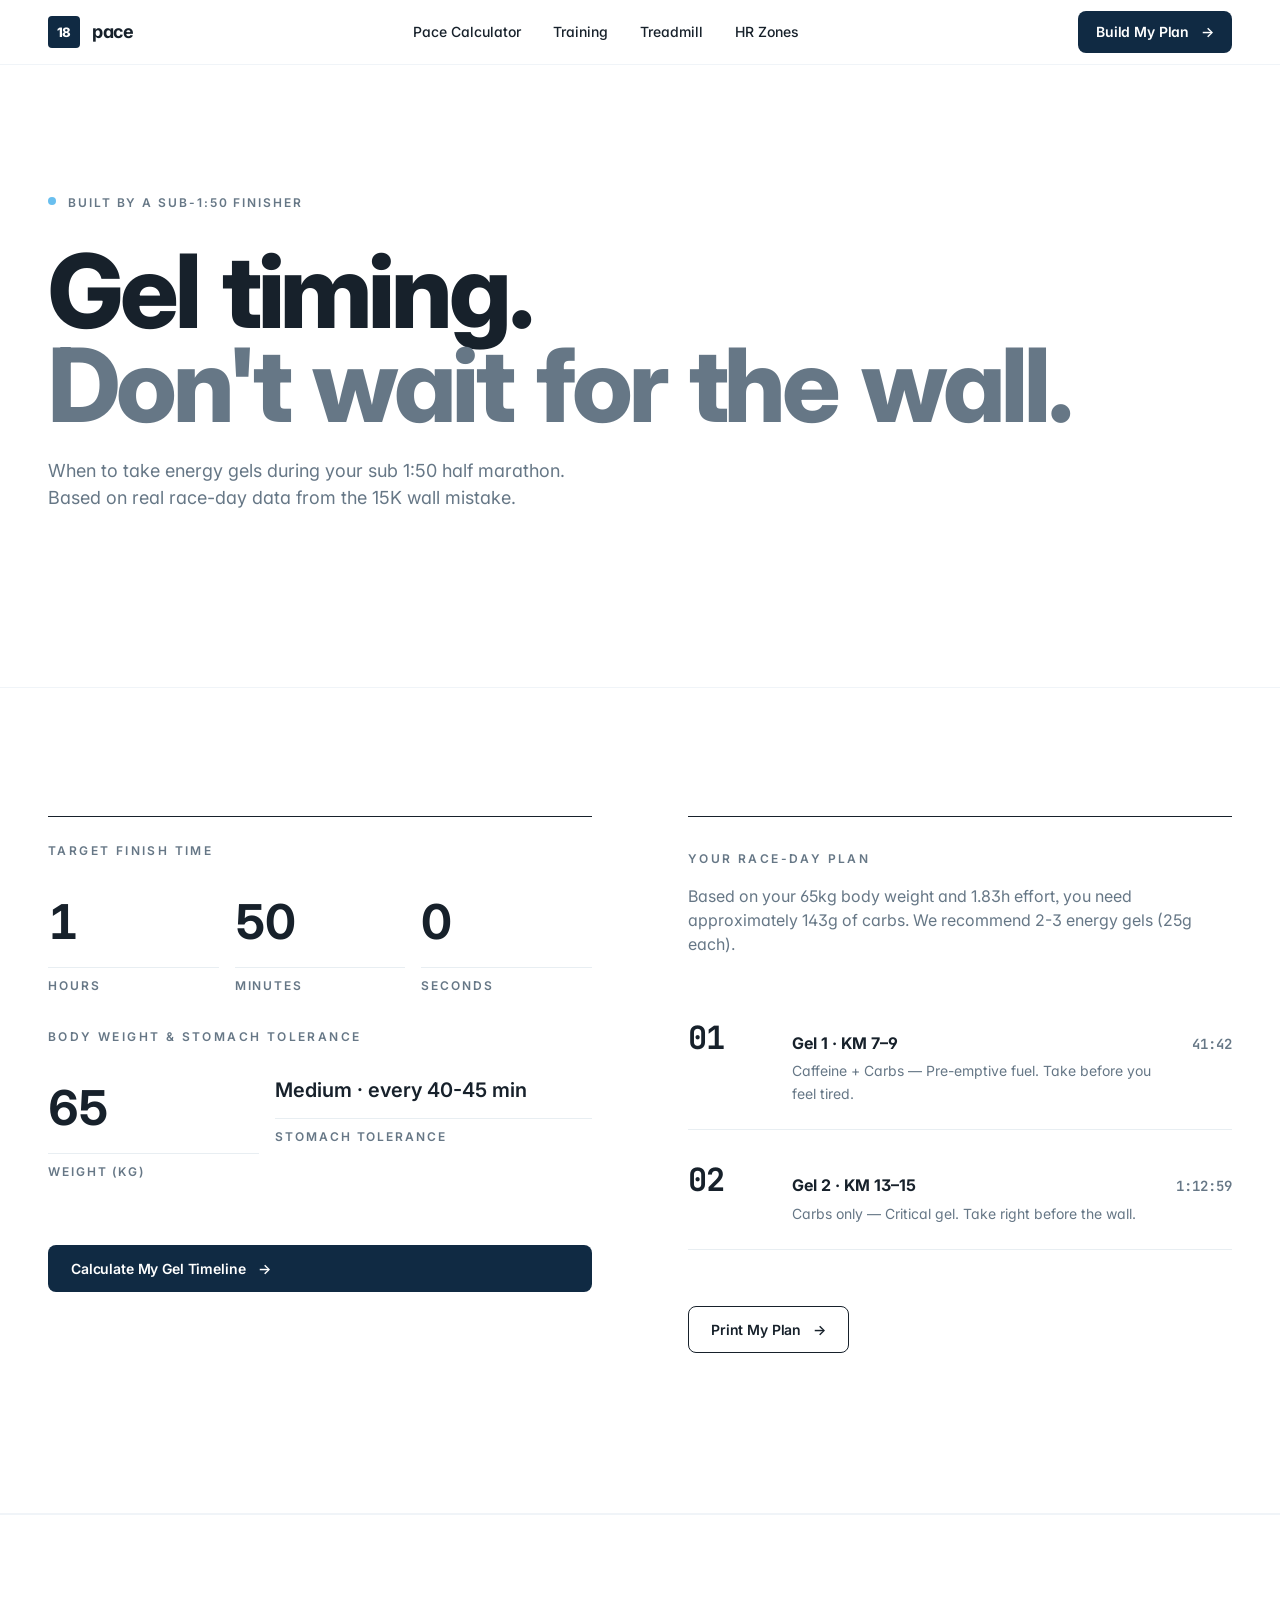
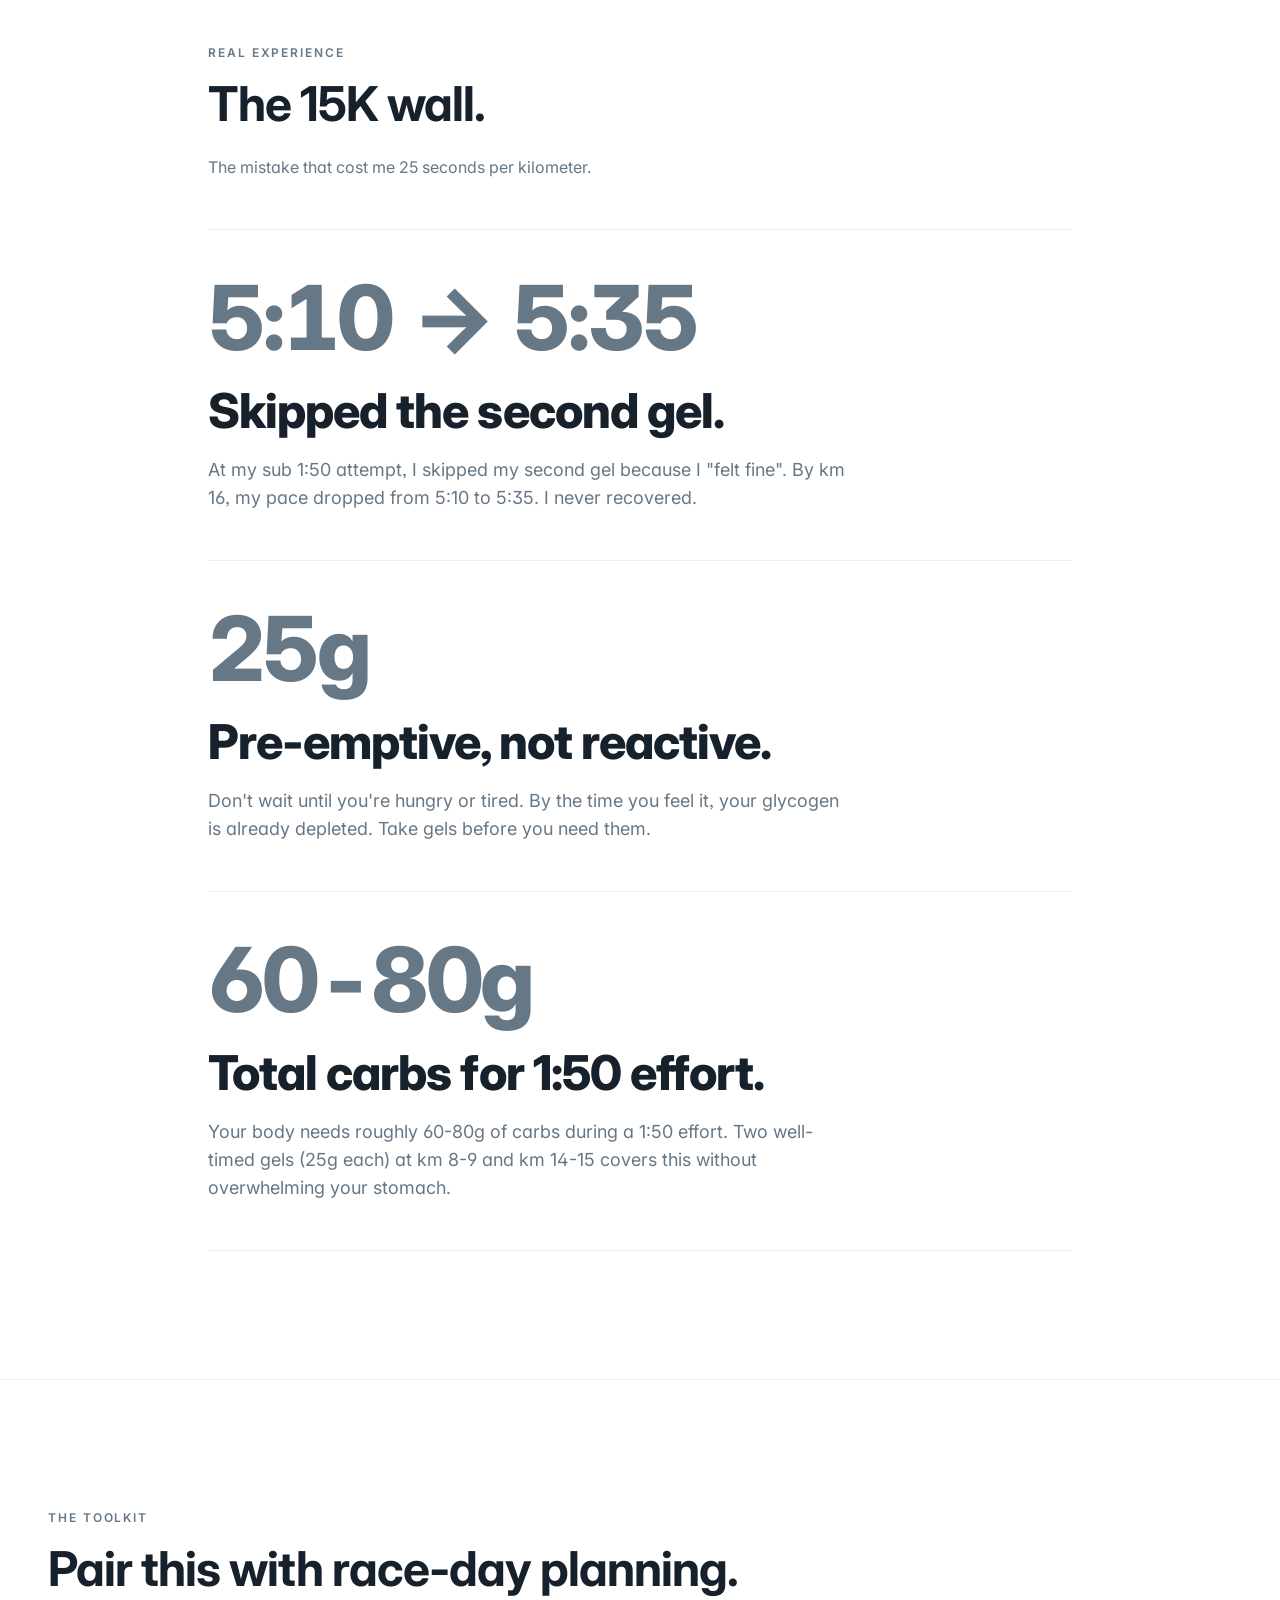
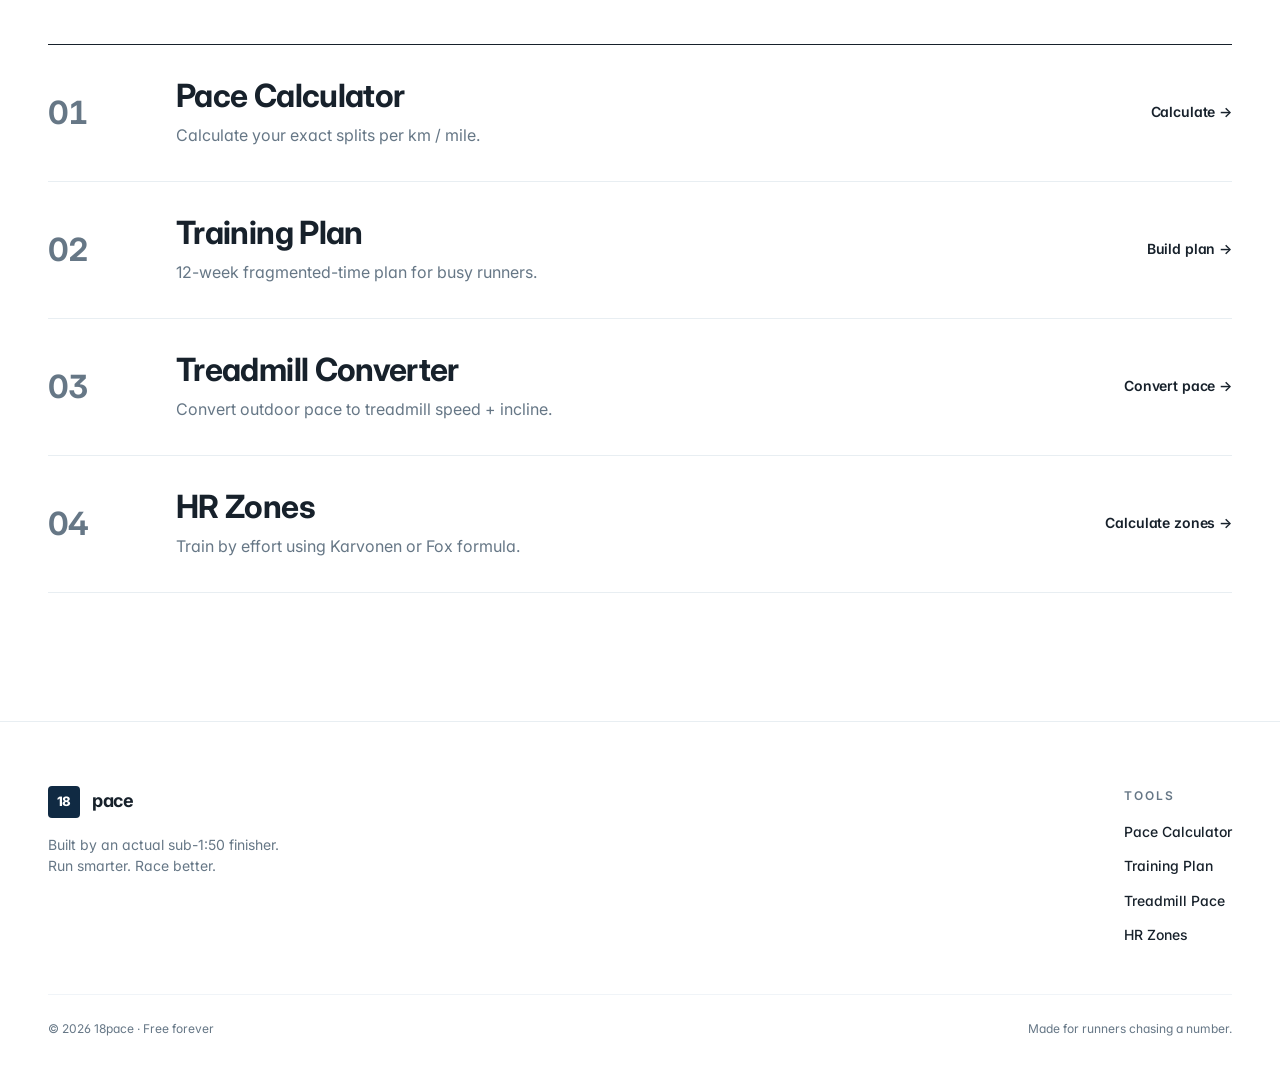
<file: gel-nutrition.html>
<!DOCTYPE html>
<html lang="en">
<head>
    <meta charset="UTF-8">
    <meta name="viewport" content="width=device-width, initial-scale=1.0">

    <title>Race Day Gel & Nutrition Timeline for Sub 1:50 | 18pace</title>
    <meta name="description" content="Calculate when to take energy gels during your sub 1:50 half marathon. Based on real race-day data from an actual sub-1:50 finisher.">
    <meta name="keywords" content="half marathon gel strategy, when to take gels half marathon, sub 1:50 nutrition, race day fuel plan, marathon energy gel timing">
    <meta name="author" content="18pace">

    <meta property="og:title" content="Race Day Gel & Nutrition Timeline | 18pace">
    <meta property="og:description" content="Calculate when to take energy gels for sub 1:50 finish. Built from real race-day experience.">
    <meta property="og:type" content="website">
    <meta property="og:url" content="https://18pace.com/gel-nutrition">

    <link rel="canonical" href="https://18pace.com/gel-nutrition">

    <meta name="robots" content="index, follow">
    <meta name="ai-content-declaration" content="ai-assisted-content">

    <script type="application/ld+json">
    {
        "@context": "https://schema.org",
        "@type": "WebApplication",
        "name": "Race Day Gel & Nutrition Timeline",
        "description": "Calculate when to take energy gels for your sub 1:50 half marathon.",
        "url": "https://18pace.com/gel-nutrition",
        "applicationCategory": "HealthApplication",
        "operatingSystem": "Any",
        "offers": { "@type": "Offer", "price": "0", "priceCurrency": "USD" },
        "creator": { "@type": "Person", "name": "18pace Runner", "description": "Sub-1:50 half marathon finisher" }
    }
    </script>

    <link rel="stylesheet" href="/assets/design-system.css">

    <link rel="preconnect" href="https://fonts.googleapis.com">
    <link rel="preconnect" href="https://fonts.gstatic.com" crossorigin>
    <link href="https://fonts.googleapis.com/css2?family=Inter:wght@400;500;600;700;800&family=JetBrains+Mono:wght@500;600&display=swap" rel="stylesheet">
</head>

<body>

    <a href="#generator" class="skip-link">Skip to calculator</a>

    <!-- NAV -->
    <nav class="nav" aria-label="Main">
        <div class="container nav-inner">
            <a href="/" class="nav-logo" aria-label="18pace home">
                <span class="nav-logo-mark">18</span>
                <span>pace</span>
            </a>
            <div class="nav-links">
                <a href="/" class="nav-link">Pace Calculator</a>
                <a href="/training-plan" class="nav-link">Training</a>
                <a href="/treadmill-pace" class="nav-link">Treadmill</a>
                <a href="/heart-rate-zones" class="nav-link">HR Zones</a>
            </div>
            <a href="/training-plan" class="nav-cta">Build My Plan <span class="nav-cta-arrow">→</span></a>

            <button class="nav-mobile" aria-label="Toggle menu" aria-expanded="false" onclick="toggleMobileMenu()">
                <svg width="20" height="20" viewBox="0 0 20 20" fill="none" stroke="currentColor" stroke-width="2"><line x1="3" y1="6" x2="17" y2="6"/><line x1="3" y1="14" x2="17" y2="14"/></svg>
            </button>
        </div>

        <div class="nav-mobile-menu" id="mobile-menu" aria-label="Mobile menu">
            <a href="/" class="nav-link">Pace Calculator</a>
            <a href="/training-plan" class="nav-link">Training</a>
            <!-- /gel-nutrition self-link removed -->
            <a href="/treadmill-pace" class="nav-link">Treadmill</a>
            <a href="/heart-rate-zones" class="nav-link">HR Zones</a>
            <a href="/training-plan" class="btn btn-primary mt-3" onclick="toggleMobileMenu()">Build My Plan →</a>
        </div>
    </nav>

    <!-- HERO -->
    <section class="hero">
        <div class="container">
            <p class="eyebrow hero-trust">BUILT BY A SUB-1:50 FINISHER</p>
            <h1 class="text-display hero-headline">Gel timing.<br><span style="color: var(--color-text-muted)">Don't wait for the wall.</span></h1>
            <p class="hero-sub">When to take energy gels during your sub 1:50 half marathon. Based on real race-day data from the 15K wall mistake.</p>
        </div>
    </section>

    <!-- GENERATOR -->
    <section class="calc" id="generator">
        <div class="container">
            <div class="calc-grid">
                <div class="calc-input-block">
                    <label class="calc-label">Target finish time</label>
                    <div class="calc-inputs">
                        <div class="calc-field">
                            <input type="number" id="hours" value="1" min="0" max="5" aria-label="Hours">
                            <span class="calc-field-unit">Hours</span>
                        </div>
                        <div class="calc-field">
                            <input type="number" id="minutes" value="50" min="0" max="59" aria-label="Minutes">
                            <span class="calc-field-unit">Minutes</span>
                        </div>
                        <div class="calc-field">
                            <input type="number" id="seconds" value="0" min="0" max="59" aria-label="Seconds">
                            <span class="calc-field-unit">Seconds</span>
                        </div>
                    </div>

                    <label class="calc-label mt-5">Body weight & stomach tolerance</label>
                    <div class="calc-inputs" style="grid-template-columns: 1fr 1.5fr;">
                        <div class="calc-field">
                            <input type="number" id="weight" value="65" min="40" max="120" aria-label="Body weight kg">
                            <span class="calc-field-unit">Weight (kg)</span>
                        </div>
                        <div class="calc-field">
                            <select id="tolerance" aria-label="Stomach tolerance" style="width: 100%; background: transparent; border: none; border-bottom: 1px solid var(--color-border); padding: var(--space-3) 0; font-family: inherit; font-size: var(--text-h4); font-weight: 600; color: var(--color-text); appearance: none; cursor: pointer;">
                                <option value="high">High · every 30 min</option>
                                <option value="medium" selected>Medium · every 40-45 min</option>
                                <option value="low">Low · every 50-60 min</option>
                            </select>
                            <span class="calc-field-unit">Stomach tolerance</span>
                        </div>
                    </div>

                    <button type="button" onclick="calculateTimeline()" class="btn btn-primary mt-5" style="width: 100%;">
                        Calculate My Gel Timeline
                        <span class="arrow">→</span>
                    </button>
                </div>

                <div class="calc-result" id="results">
                    <p class="calc-label">Your race-day plan</p>
                    <p class="text-muted mt-3" id="carbSummary" style="font-size: var(--text-body); line-height: 1.5;"></p>
                    <div id="gelList" class="mt-5"></div>
                    <div class="calc-print">
                        <button type="button" onclick="window.print()" class="btn btn-outline">Print My Plan <span class="arrow">→</span></button>
                    </div>
                </div>
            </div>
        </div>
    </section>

    <!-- REAL EXPERIENCE -->
    <section class="section-experience">
        <div class="container-narrow">
            <p class="eyebrow">Real experience</p>
            <h2 class="mt-3">The 15K wall.</h2>
            <p class="text-muted mt-2" style="max-width: 560px;">The mistake that cost me 25 seconds per kilometer.</p>

            <div class="mt-6">
                <article class="exp-block">
                    <div class="exp-block-km">5:10 → 5:35</div>
                    <h3>Skipped the second gel.</h3>
                    <p>At my sub 1:50 attempt, I skipped my second gel because I "felt fine". By km 16, my pace dropped from 5:10 to 5:35. I never recovered.</p>
                </article>

                <article class="exp-block">
                    <div class="exp-block-km">25g</div>
                    <h3>Pre-emptive, not reactive.</h3>
                    <p>Don't wait until you're hungry or tired. By the time you feel it, your glycogen is already depleted. Take gels before you need them.</p>
                </article>

                <article class="exp-block">
                    <div class="exp-block-km">60-80g</div>
                    <h3>Total carbs for 1:50 effort.</h3>
                    <p>Your body needs roughly 60-80g of carbs during a 1:50 effort. Two well-timed gels (25g each) at km 8-9 and km 14-15 covers this without overwhelming your stomach.</p>
                </article>
            </div>
        </div>
    </section>

    <!-- RELATED TOOLS -->
    <section class="section-tools">
        <div class="container">
            <p class="eyebrow">The toolkit</p>
            <h2 class="mt-3">Pair this with race-day planning.</h2>
            <ol class="tool-list">
                <li class="tool-item">
                    <div class="tool-num">01</div>
                    <div><h3>Pace Calculator</h3><p>Calculate your exact splits per km / mile.</p></div>
                    <a href="/" class="tool-link">Calculate →</a>
                </li>
                <li class="tool-item">
                    <div class="tool-num">02</div>
                    <div><h3>Training Plan</h3><p>12-week fragmented-time plan for busy runners.</p></div>
                    <a href="/training-plan" class="tool-link">Build plan →</a>
                </li>
                <li class="tool-item">
                    <div class="tool-num">03</div>
                    <div><h3>Treadmill Converter</h3><p>Convert outdoor pace to treadmill speed + incline.</p></div>
                    <a href="/treadmill-pace" class="tool-link">Convert pace →</a>
                </li>
                <li class="tool-item">
                    <div class="tool-num">04</div>
                    <div><h3>HR Zones</h3><p>Train by effort using Karvonen or Fox formula.</p></div>
                    <a href="/heart-rate-zones" class="tool-link">Calculate zones →</a>
                </li>
            </ol>
        </div>
    </section>

    <!-- FOOTER -->
    <footer style="border-top: 1px solid var(--color-border); padding: var(--space-7) 0 var(--space-6); background: var(--color-bg);">
        <div class="container">
            <div style="display: flex; flex-wrap: wrap; gap: var(--space-5); justify-content: space-between; align-items: flex-start;">
                <div>
                    <div class="nav-logo">
                        <span class="nav-logo-mark">18</span>
                        <span>pace</span>
                    </div>
                    <p style="font-size: var(--text-small); color: var(--color-text-muted); margin-top: var(--space-3); max-width: 360px; line-height: 1.5;">Built by an actual sub-1:50 finisher.<br>Run smarter. Race better.</p>
                </div>
                <nav aria-label="Footer" style="display: flex; gap: var(--space-7); flex-wrap: wrap;">
                    <div>
                        <p class="eyebrow" style="margin-bottom: var(--space-3);">Tools</p>
                        <ul style="list-style: none; padding: 0; margin: 0; display: flex; flex-direction: column; gap: var(--space-2); font-size: var(--text-small);">
                            <li><a href="/" class="nav-link">Pace Calculator</a></li>
                            <li><a href="/training-plan" class="nav-link">Training Plan</a></li>
                            <!-- /gel-nutrition self-link removed -->
                            <li><a href="/treadmill-pace" class="nav-link">Treadmill Pace</a></li>
                            <li><a href="/heart-rate-zones" class="nav-link">HR Zones</a></li>
                        </ul>
                    </div>
                </nav>
            </div>
            <div style="margin-top: var(--space-6); padding-top: var(--space-4); border-top: 1px solid var(--color-border-subtle); display: flex; flex-wrap: wrap; gap: var(--space-3); justify-content: space-between; font-size: var(--text-tiny); color: var(--color-text-muted);">
                <span>© 2026 18pace · Free forever</span>
                <span>Made for runners chasing a number.</span>
            </div>
        </div>
    </footer>

    <!-- JS -->
    <script>
    function calculateTimeline() {
        const h = parseInt(document.getElementById('hours').value) || 0;
        const m = parseInt(document.getElementById('minutes').value) || 0;
        const s = parseInt(document.getElementById('seconds').value) || 0;
        const weight = parseInt(document.getElementById('weight').value) || 65;
        const tolerance = document.getElementById('tolerance').value;

        const totalSeconds = h * 3600 + m * 60 + s;
        const totalMinutes = totalSeconds / 60;
        const hours = totalSeconds / 3600;

        const carbPerKg = 1.2;
        const totalCarbs = Math.round(weight * carbPerKg * hours);

        document.getElementById('carbSummary').textContent =
            `Based on your ${weight}kg body weight and ${hours.toFixed(2)}h effort, you need approximately ${totalCarbs}g of carbs. We recommend 2-3 energy gels (25g each).`;

        const pacePerKm = totalSeconds / 21.1;
        const gelList = document.getElementById('gelList');
        gelList.innerHTML = '';

        const gelData = [
            { num: 1, kmFrom: 7, kmTo: 9, type: 'Caffeine + Carbs', desc: 'Pre-emptive fuel. Take before you feel tired.' },
            { num: 2, kmFrom: 13, kmTo: 15, type: 'Carbs only', desc: 'Critical gel. Take right before the wall.' }
        ];

        if (tolerance === 'high' && totalCarbs > 70) {
            gelData.push({ num: 3, kmFrom: 17, kmTo: 19, type: 'Small dose', desc: 'Only if stomach can handle it.' });
        }

        gelData.forEach(gel => {
            const midKm = (gel.kmFrom + gel.kmTo) / 2;
            const timeAtMid = midKm * pacePerKm;
            const timeStr = formatTime(timeAtMid);

            const div = document.createElement('div');
            div.style.cssText = 'padding: var(--space-4) 0; border-bottom: 1px solid var(--color-border); display: grid; grid-template-columns: 80px 1fr auto; gap: var(--space-4); align-items: baseline;';

            div.innerHTML = `
                <div style="font-family: var(--font-mono); font-size: var(--text-h3); font-weight: 700; letter-spacing: -0.02em; font-variant-numeric: tabular-nums;">${gel.num.toString().padStart(2, '0')}</div>
                <div>
                    <div style="font-weight: 700; font-size: var(--text-body); margin-bottom: 4px;">Gel ${gel.num} · KM ${gel.kmFrom}–${gel.kmTo}</div>
                    <div style="font-size: var(--text-small); color: var(--color-text-muted);">${gel.type} — ${gel.desc}</div>
                </div>
                <div style="font-family: var(--font-mono); font-size: var(--text-small); font-weight: 600; color: var(--color-text-muted); text-align: right;">${timeStr}</div>
            `;
            gelList.appendChild(div);
        });
    }

    function formatTime(totalSeconds) {
        const h = Math.floor(totalSeconds / 3600);
        const m = Math.floor((totalSeconds % 3600) / 60);
        const s = Math.floor(totalSeconds % 60);
        if (h > 0) return `${h}:${m.toString().padStart(2, '0')}:${s.toString().padStart(2, '0')}`;
        return `${m}:${s.toString().padStart(2, '0')}`;
    }

    calculateTimeline();

    function toggleMobileMenu() {
        const menu = document.getElementById('mobile-menu');
        if (!menu) return;
        menu.classList.toggle('is-open');
        const btn = document.querySelector('.nav-mobile');
        if (btn) btn.setAttribute('aria-expanded', menu.classList.contains('is-open'));
    }
    </script>

    <!-- GA4 -->
    <div style="display:none">
    <script async src="https://www.googletagmanager.com/gtag/js?id=G-W24L7KH2YL"></script>
    <script>
      window.dataLayer = window.dataLayer || [];
      function gtag(){dataLayer.push(arguments);}
      gtag('js', new Date());
      gtag('config', 'G-W24L7KH2YL');
    </script>
    </div>
</body>
</html>
</file>
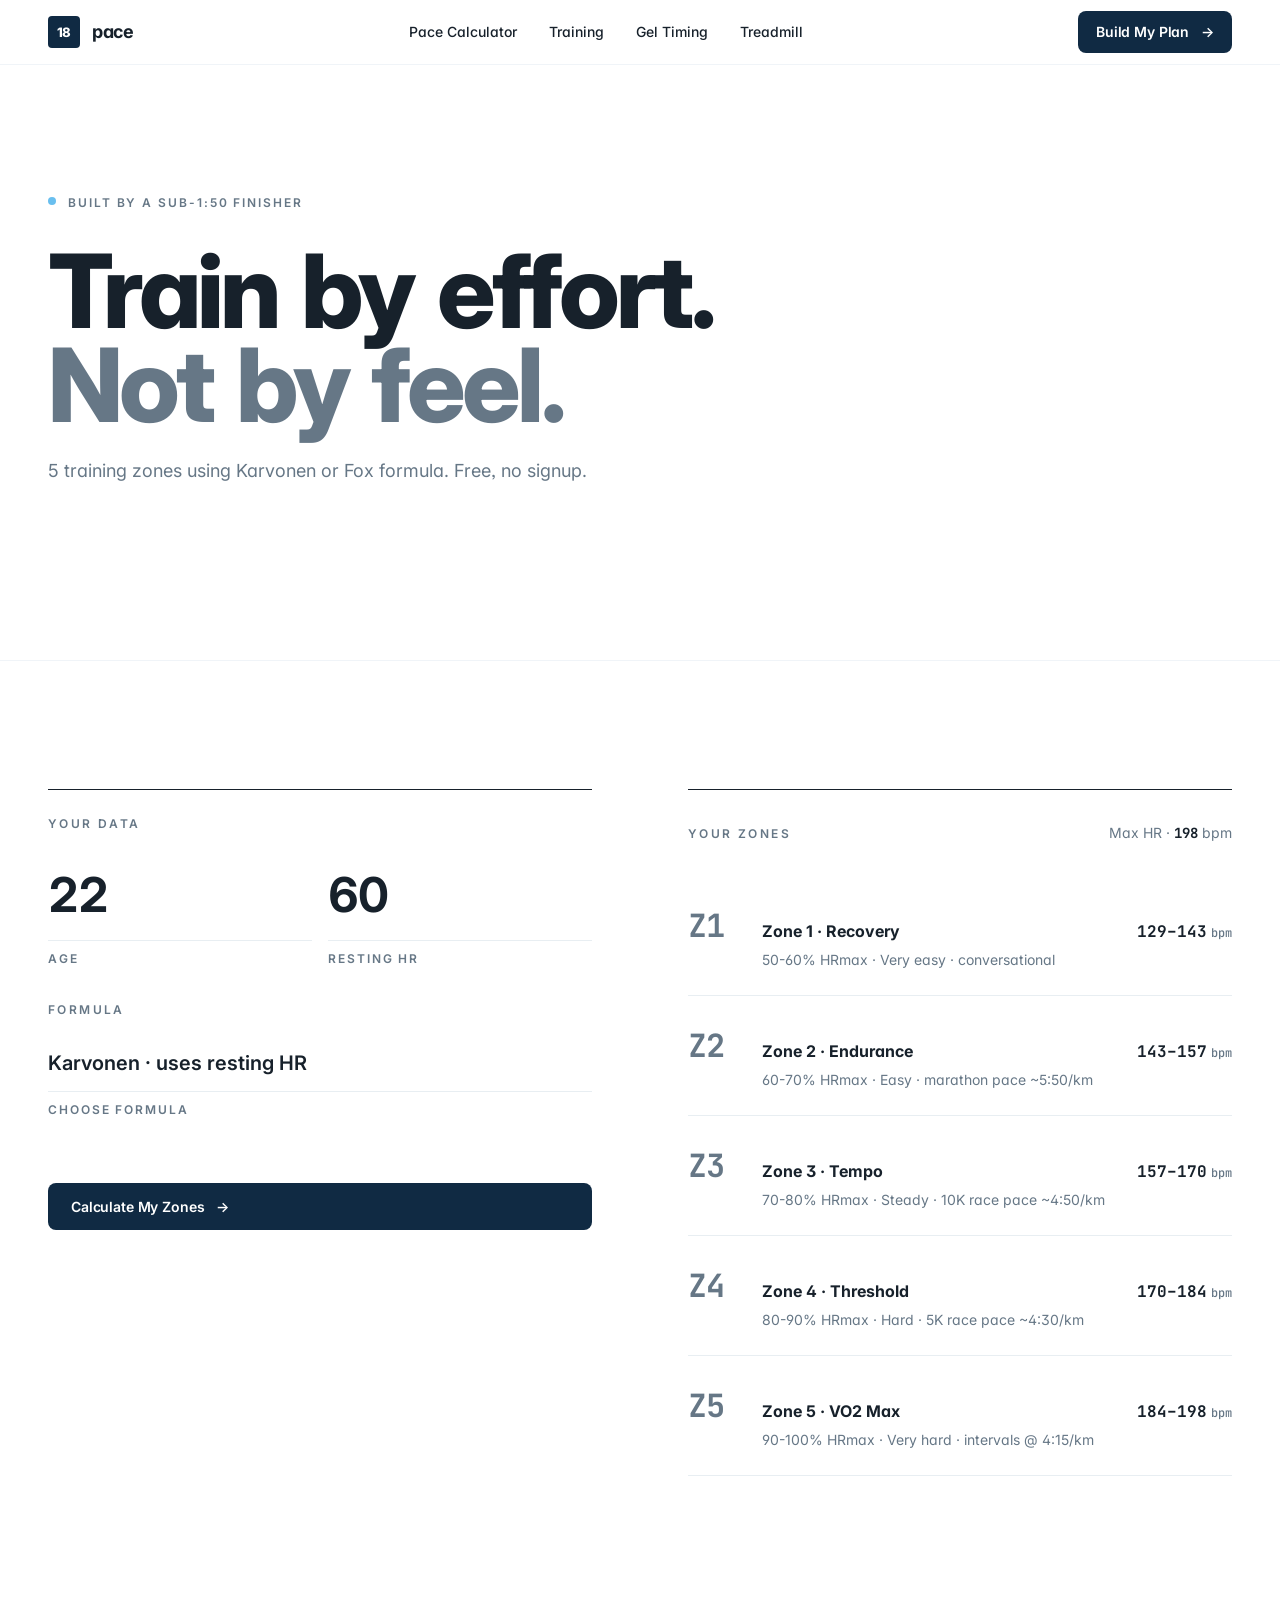
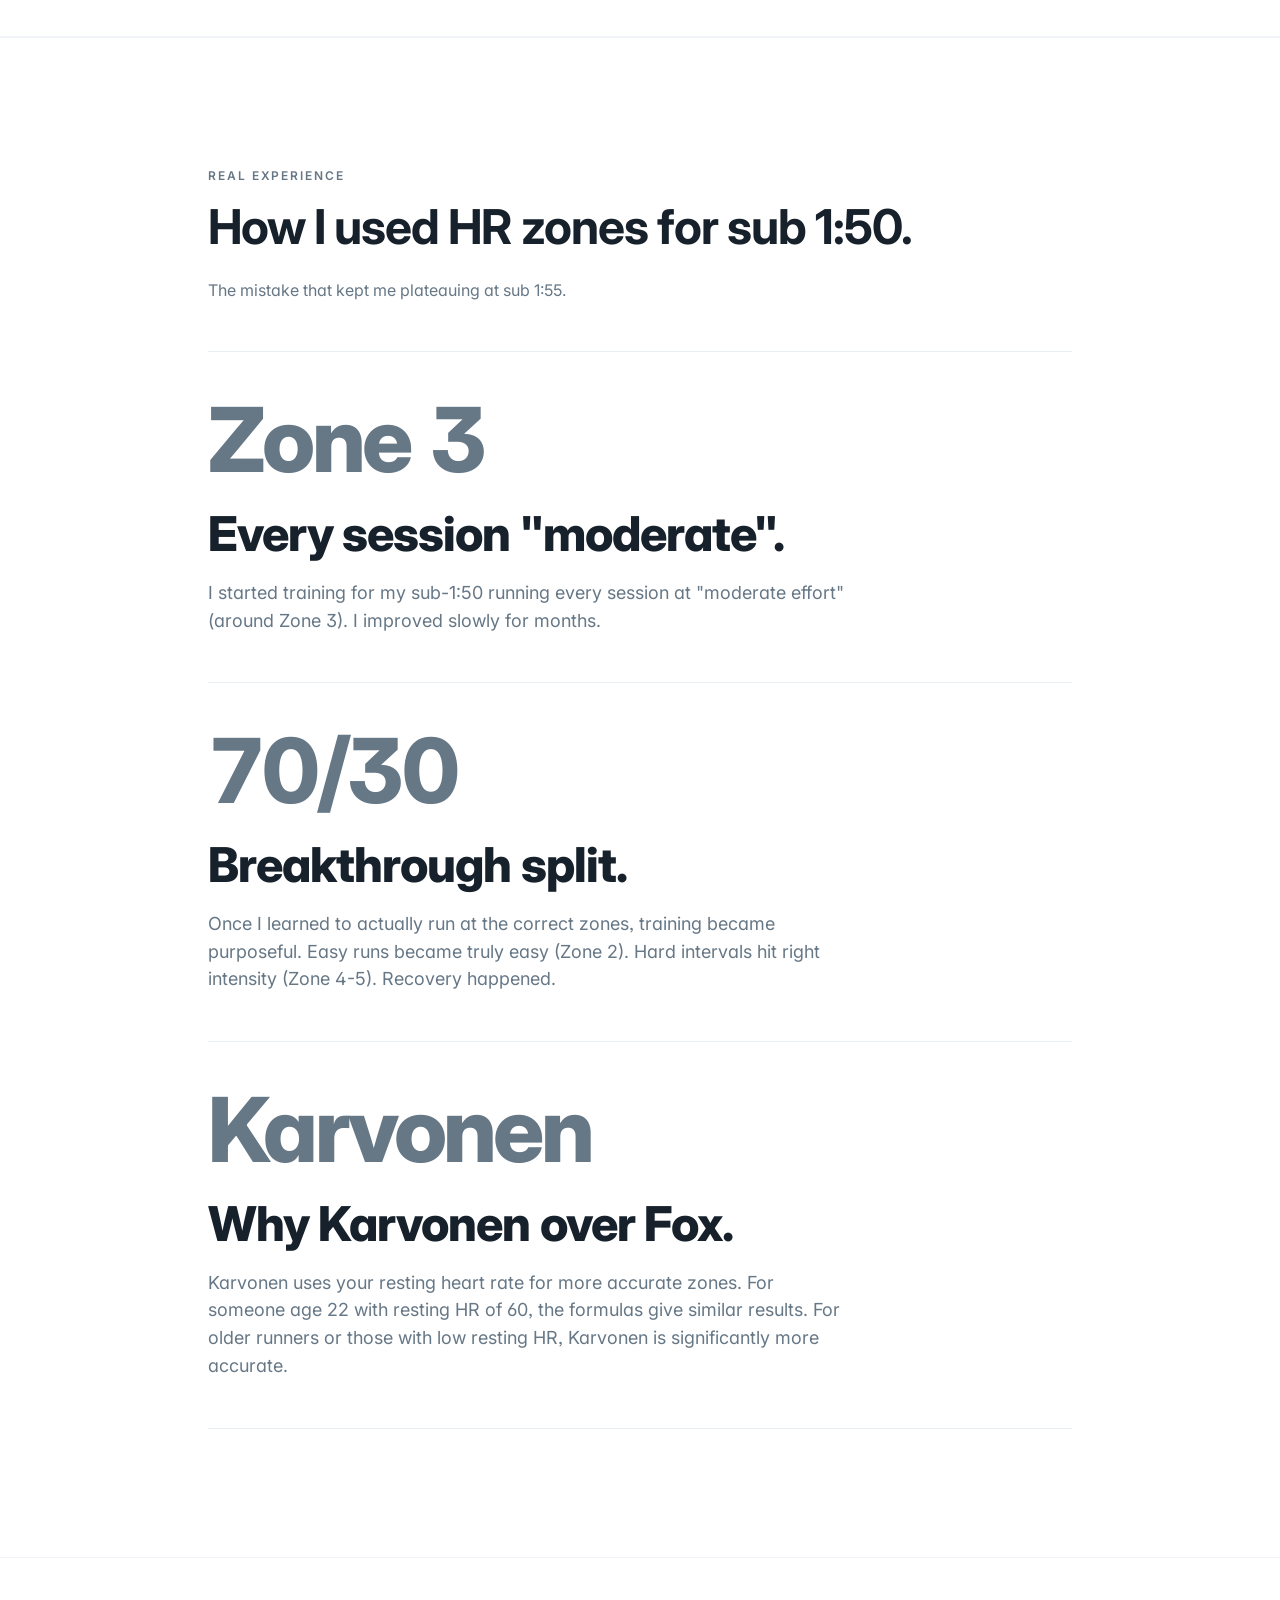
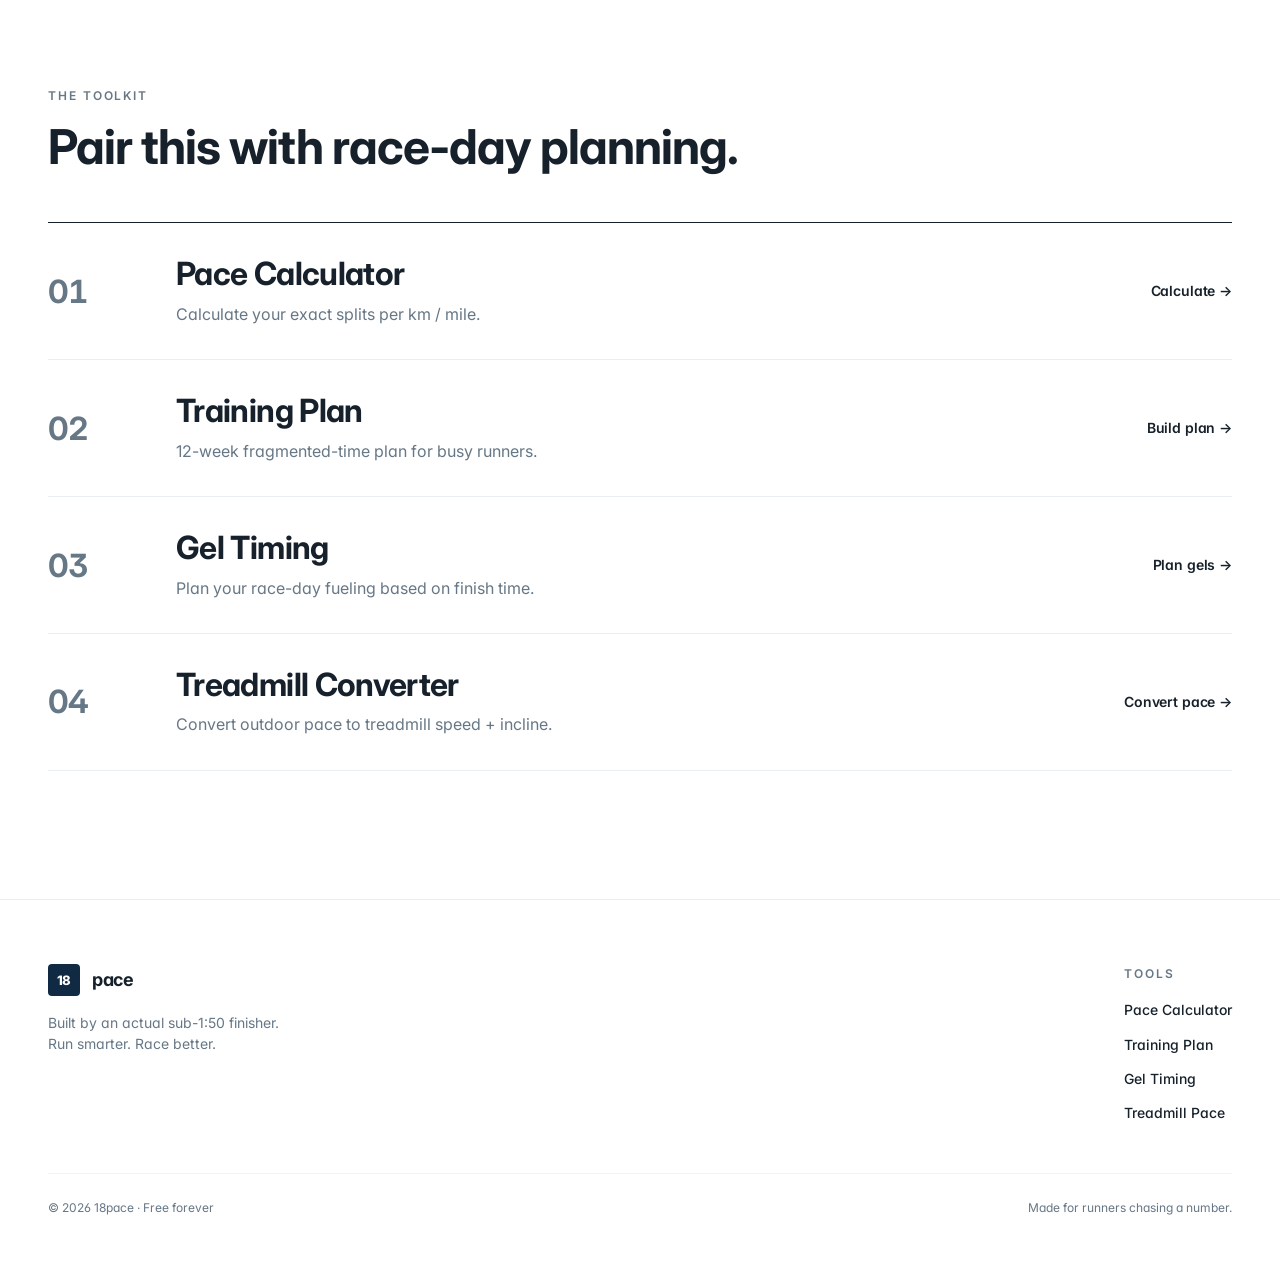
<file: heart-rate-zones.html>
<!DOCTYPE html>
<html lang="en">
<head>
    <meta charset="UTF-8">
    <meta name="viewport" content="width=device-width, initial-scale=1.0">

    <title>Heart Rate Zone Calculator for Half Marathon Training | 18pace</title>
    <meta name="description" content="Calculate your 5 training heart rate zones (Zone 1-5) using Karvonen formula or 220-age formula. Built by an actual sub-1:50 finisher for accurate half marathon training.">
    <meta name="keywords" content="heart rate zone calculator, Karvonen formula, 220 minus age formula, half marathon heart rate training, aerobic threshold heart rate">
    <meta name="author" content="18pace">

    <meta property="og:title" content="Heart Rate Zone Calculator | 18pace">
    <meta property="og:description" content="Calculate your 5 training heart rate zones using Karvonen formula.">
    <meta property="og:type" content="website">
    <meta property="og:url" content="https://18pace.com/heart-rate-zones">

    <link rel="canonical" href="https://18pace.com/heart-rate-zones">

    <meta name="robots" content="index, follow">
    <meta name="ai-content-declaration" content="ai-assisted-content">

    <script type="application/ld+json">
    {
        "@context": "https://schema.org",
        "@type": "WebApplication",
        "name": "Heart Rate Zone Calculator for Half Marathon Training",
        "description": "Calculate your 5 training heart rate zones using Karvonen formula or 220-age formula.",
        "url": "https://18pace.com/heart-rate-zones",
        "applicationCategory": "HealthApplication",
        "operatingSystem": "Any",
        "offers": { "@type": "Offer", "price": "0", "priceCurrency": "USD" },
        "creator": { "@type": "Person", "name": "18pace Runner", "description": "Sub-1:50 half marathon finisher" }
    }
    </script>

    <link rel="stylesheet" href="/assets/design-system.css">

    <link rel="preconnect" href="https://fonts.googleapis.com">
    <link rel="preconnect" href="https://fonts.gstatic.com" crossorigin>
    <link href="https://fonts.googleapis.com/css2?family=Inter:wght@400;500;600;700;800&family=JetBrains+Mono:wght@500;600&display=swap" rel="stylesheet">
</head>

<body>

    <a href="#calculator" class="skip-link">Skip to calculator</a>

    <!-- NAV -->
    <nav class="nav" aria-label="Main">
        <div class="container nav-inner">
            <a href="/" class="nav-logo" aria-label="18pace home">
                <span class="nav-logo-mark">18</span>
                <span>pace</span>
            </a>
            <div class="nav-links">
                <a href="/" class="nav-link">Pace Calculator</a>
                <a href="/training-plan" class="nav-link">Training</a>
                <a href="/gel-nutrition" class="nav-link">Gel Timing</a>
                <a href="/treadmill-pace" class="nav-link">Treadmill</a>
            </div>
            <a href="/training-plan" class="nav-cta">Build My Plan <span class="nav-cta-arrow">→</span></a>

            <button class="nav-mobile" aria-label="Toggle menu" aria-expanded="false" onclick="toggleMobileMenu()">
                <svg width="20" height="20" viewBox="0 0 20 20" fill="none" stroke="currentColor" stroke-width="2"><line x1="3" y1="6" x2="17" y2="6"/><line x1="3" y1="14" x2="17" y2="14"/></svg>
            </button>
        </div>

        <div class="nav-mobile-menu" id="mobile-menu" aria-label="Mobile menu">
            <a href="/" class="nav-link">Pace Calculator</a>
            <a href="/training-plan" class="nav-link">Training</a>
            <a href="/gel-nutrition" class="nav-link">Gel Timing</a>
            <a href="/treadmill-pace" class="nav-link">Treadmill</a>
            <!-- /heart-rate-zones self-link removed -->
            <a href="/training-plan" class="btn btn-primary mt-3" onclick="toggleMobileMenu()">Build My Plan →</a>
        </div>
    </nav>

    <!-- HERO -->
    <section class="hero">
        <div class="container">
            <p class="eyebrow hero-trust">BUILT BY A SUB-1:50 FINISHER</p>
            <h1 class="text-display hero-headline">Train by effort.<br><span style="color: var(--color-text-muted)">Not by feel.</span></h1>
            <p class="hero-sub">5 training zones using Karvonen or Fox formula. Free, no signup.</p>
        </div>
    </section>

    <!-- CALCULATOR -->
    <section class="calc" id="calculator">
        <div class="container">
            <div class="calc-grid">
                <div class="calc-input-block">
                    <label class="calc-label">Your data</label>
                    <div class="calc-inputs" style="grid-template-columns: 1fr 1fr;">
                        <div class="calc-field">
                            <input type="number" id="age" value="22" min="10" max="100" aria-label="Age">
                            <span class="calc-field-unit">Age</span>
                        </div>
                        <div class="calc-field">
                            <input type="number" id="restHR" value="60" min="30" max="100" aria-label="Resting heart rate">
                            <span class="calc-field-unit">Resting HR</span>
                        </div>
                    </div>

                    <label class="calc-label mt-5">Formula</label>
                    <div class="calc-inputs" style="grid-template-columns: 1fr;">
                        <div class="calc-field">
                            <select id="formula" aria-label="Formula" style="width: 100%; background: transparent; border: none; border-bottom: 1px solid var(--color-border); padding: var(--space-3) 0; font-family: inherit; font-size: var(--text-h4); font-weight: 600; color: var(--color-text); appearance: none; cursor: pointer;">
                                <option value="karvonen" selected>Karvonen · uses resting HR</option>
                                <option value="fox">Fox · simple 220-age</option>
                            </select>
                            <span class="calc-field-unit">Choose formula</span>
                        </div>
                    </div>

                    <button type="button" onclick="calculateZones()" class="btn btn-primary mt-5" style="width: 100%;">
                        Calculate My Zones
                        <span class="arrow">→</span>
                    </button>
                </div>

                <div class="calc-result" id="zones">
                    <div style="display: flex; justify-content: space-between; align-items: baseline; margin-bottom: var(--space-5);">
                        <p class="calc-label" style="margin: 0;">Your zones</p>
                        <div style="font-size: var(--text-small); color: var(--color-text-muted);">
                            Max HR · <span id="maxHR" style="font-weight: 700; color: var(--color-text); font-family: var(--font-mono);"></span> bpm
                        </div>
                    </div>
                    <div id="zoneList"></div>
                </div>
            </div>
        </div>
    </section>

    <!-- REAL EXPERIENCE -->
    <section class="section-experience">
        <div class="container-narrow">
            <p class="eyebrow">Real experience</p>
            <h2 class="mt-3">How I used HR zones for sub 1:50.</h2>
            <p class="text-muted mt-2" style="max-width: 560px;">The mistake that kept me plateauing at sub 1:55.</p>

            <div class="mt-6">
                <article class="exp-block">
                    <div class="exp-block-km">Zone 3</div>
                    <h3>Every session "moderate".</h3>
                    <p>I started training for my sub-1:50 running every session at "moderate effort" (around Zone 3). I improved slowly for months.</p>
                </article>

                <article class="exp-block">
                    <div class="exp-block-km">70/30</div>
                    <h3>Breakthrough split.</h3>
                    <p>Once I learned to actually run at the correct zones, training became purposeful. Easy runs became truly easy (Zone 2). Hard intervals hit right intensity (Zone 4-5). Recovery happened.</p>
                </article>

                <article class="exp-block">
                    <div class="exp-block-km">Karvonen</div>
                    <h3>Why Karvonen over Fox.</h3>
                    <p>Karvonen uses your resting heart rate for more accurate zones. For someone age 22 with resting HR of 60, the formulas give similar results. For older runners or those with low resting HR, Karvonen is significantly more accurate.</p>
                </article>
            </div>
        </div>
    </section>

    <!-- RELATED TOOLS -->
    <section class="section-tools">
        <div class="container">
            <p class="eyebrow">The toolkit</p>
            <h2 class="mt-3">Pair this with race-day planning.</h2>
            <ol class="tool-list">
                <li class="tool-item">
                    <div class="tool-num">01</div>
                    <div><h3>Pace Calculator</h3><p>Calculate your exact splits per km / mile.</p></div>
                    <a href="/" class="tool-link">Calculate →</a>
                </li>
                <li class="tool-item">
                    <div class="tool-num">02</div>
                    <div><h3>Training Plan</h3><p>12-week fragmented-time plan for busy runners.</p></div>
                    <a href="/training-plan" class="tool-link">Build plan →</a>
                </li>
                <li class="tool-item">
                    <div class="tool-num">03</div>
                    <div><h3>Gel Timing</h3><p>Plan your race-day fueling based on finish time.</p></div>
                    <a href="/gel-nutrition" class="tool-link">Plan gels →</a>
                </li>
                <li class="tool-item">
                    <div class="tool-num">04</div>
                    <div><h3>Treadmill Converter</h3><p>Convert outdoor pace to treadmill speed + incline.</p></div>
                    <a href="/treadmill-pace" class="tool-link">Convert pace →</a>
                </li>
            </ol>
        </div>
    </section>

    <!-- FOOTER -->
    <footer style="border-top: 1px solid var(--color-border); padding: var(--space-7) 0 var(--space-6); background: var(--color-bg);">
        <div class="container">
            <div style="display: flex; flex-wrap: wrap; gap: var(--space-5); justify-content: space-between; align-items: flex-start;">
                <div>
                    <div class="nav-logo">
                        <span class="nav-logo-mark">18</span>
                        <span>pace</span>
                    </div>
                    <p style="font-size: var(--text-small); color: var(--color-text-muted); margin-top: var(--space-3); max-width: 360px; line-height: 1.5;">Built by an actual sub-1:50 finisher.<br>Run smarter. Race better.</p>
                </div>
                <nav aria-label="Footer" style="display: flex; gap: var(--space-7); flex-wrap: wrap;">
                    <div>
                        <p class="eyebrow" style="margin-bottom: var(--space-3);">Tools</p>
                        <ul style="list-style: none; padding: 0; margin: 0; display: flex; flex-direction: column; gap: var(--space-2); font-size: var(--text-small);">
                            <li><a href="/" class="nav-link">Pace Calculator</a></li>
                            <li><a href="/training-plan" class="nav-link">Training Plan</a></li>
                            <li><a href="/gel-nutrition" class="nav-link">Gel Timing</a></li>
                            <li><a href="/treadmill-pace" class="nav-link">Treadmill Pace</a></li>
                            <!-- /heart-rate-zones self-link removed -->
                        </ul>
                    </div>
                </nav>
            </div>
            <div style="margin-top: var(--space-6); padding-top: var(--space-4); border-top: 1px solid var(--color-border-subtle); display: flex; flex-wrap: wrap; gap: var(--space-3); justify-content: space-between; font-size: var(--text-tiny); color: var(--color-text-muted);">
                <span>© 2026 18pace · Free forever</span>
                <span>Made for runners chasing a number.</span>
            </div>
        </div>
    </footer>

    <!-- JS -->
    <script>
    function calculateZones() {
        const age = parseInt(document.getElementById('age').value) || 22;
        const restHR = parseInt(document.getElementById('restHR').value) || 60;
        const formula = document.getElementById('formula').value;

        const maxHR = 220 - age;
        const hrr = maxHR - restHR;

        const zones = [
            { num: 1, name: 'Recovery', foxLow: 50, foxHigh: 60, karvonenLow: 50, karvonenHigh: 60, pace: 'Very easy · conversational' },
            { num: 2, name: 'Endurance', foxLow: 60, foxHigh: 70, karvonenLow: 60, karvonenHigh: 70, pace: 'Easy · marathon pace ~5:50/km' },
            { num: 3, name: 'Tempo', foxLow: 70, foxHigh: 80, karvonenLow: 70, karvonenHigh: 80, pace: 'Steady · 10K race pace ~4:50/km' },
            { num: 4, name: 'Threshold', foxLow: 80, foxHigh: 90, karvonenLow: 80, karvonenHigh: 90, pace: 'Hard · 5K race pace ~4:30/km' },
            { num: 5, name: 'VO2 Max', foxLow: 90, foxHigh: 100, karvonenLow: 90, karvonenHigh: 100, pace: 'Very hard · intervals @ 4:15/km' }
        ];

        document.getElementById('maxHR').textContent = maxHR;

        const zoneList = document.getElementById('zoneList');
        zoneList.innerHTML = '';

        zones.forEach(zone => {
            let low, high;
            if (formula === 'karvonen') {
                low = Math.round(restHR + hrr * zone.karvonenLow / 100);
                high = Math.round(restHR + hrr * zone.karvonenHigh / 100);
            } else {
                low = Math.round(maxHR * zone.foxLow / 100);
                high = Math.round(maxHR * zone.foxHigh / 100);
            }

            const div = document.createElement('div');
            div.style.cssText = 'display: grid; grid-template-columns: 50px 1fr auto; gap: var(--space-4); padding: var(--space-4) 0; border-bottom: 1px solid var(--color-border); align-items: baseline;';

            div.innerHTML = `
                <div style="font-family: var(--font-mono); font-size: var(--text-h3); font-weight: 700; letter-spacing: -0.02em; font-variant-numeric: tabular-nums; color: var(--color-text-muted);">Z${zone.num}</div>
                <div>
                    <div style="font-weight: 700; font-size: var(--text-body); margin-bottom: 4px;">Zone ${zone.num} · ${zone.name}</div>
                    <div style="font-size: var(--text-small); color: var(--color-text-muted);">${zone.foxLow}-${zone.foxHigh}% HRmax · ${zone.pace}</div>
                </div>
                <div style="font-family: var(--font-mono); font-size: var(--text-body); font-weight: 700; text-align: right; font-variant-numeric: tabular-nums;">${low}–${high}<span style="font-size: var(--text-tiny); color: var(--color-text-muted); font-weight: 500; margin-left: 4px;">bpm</span></div>
            `;
            zoneList.appendChild(div);
        });
    }

    calculateZones();

    function toggleMobileMenu() {
        const menu = document.getElementById('mobile-menu');
        if (!menu) return;
        menu.classList.toggle('is-open');
        const btn = document.querySelector('.nav-mobile');
        if (btn) btn.setAttribute('aria-expanded', menu.classList.contains('is-open'));
    }
    </script>

    <!-- GA4 -->
    <div style="display:none">
    <script async src="https://www.googletagmanager.com/gtag/js?id=G-W24L7KH2YL"></script>
    <script>
      window.dataLayer = window.dataLayer || [];
      function gtag(){dataLayer.push(arguments);}
      gtag('js', new Date());
      gtag('config', 'G-W24L7KH2YL');
    </script>
    </div>
</body>
</html>
</file>
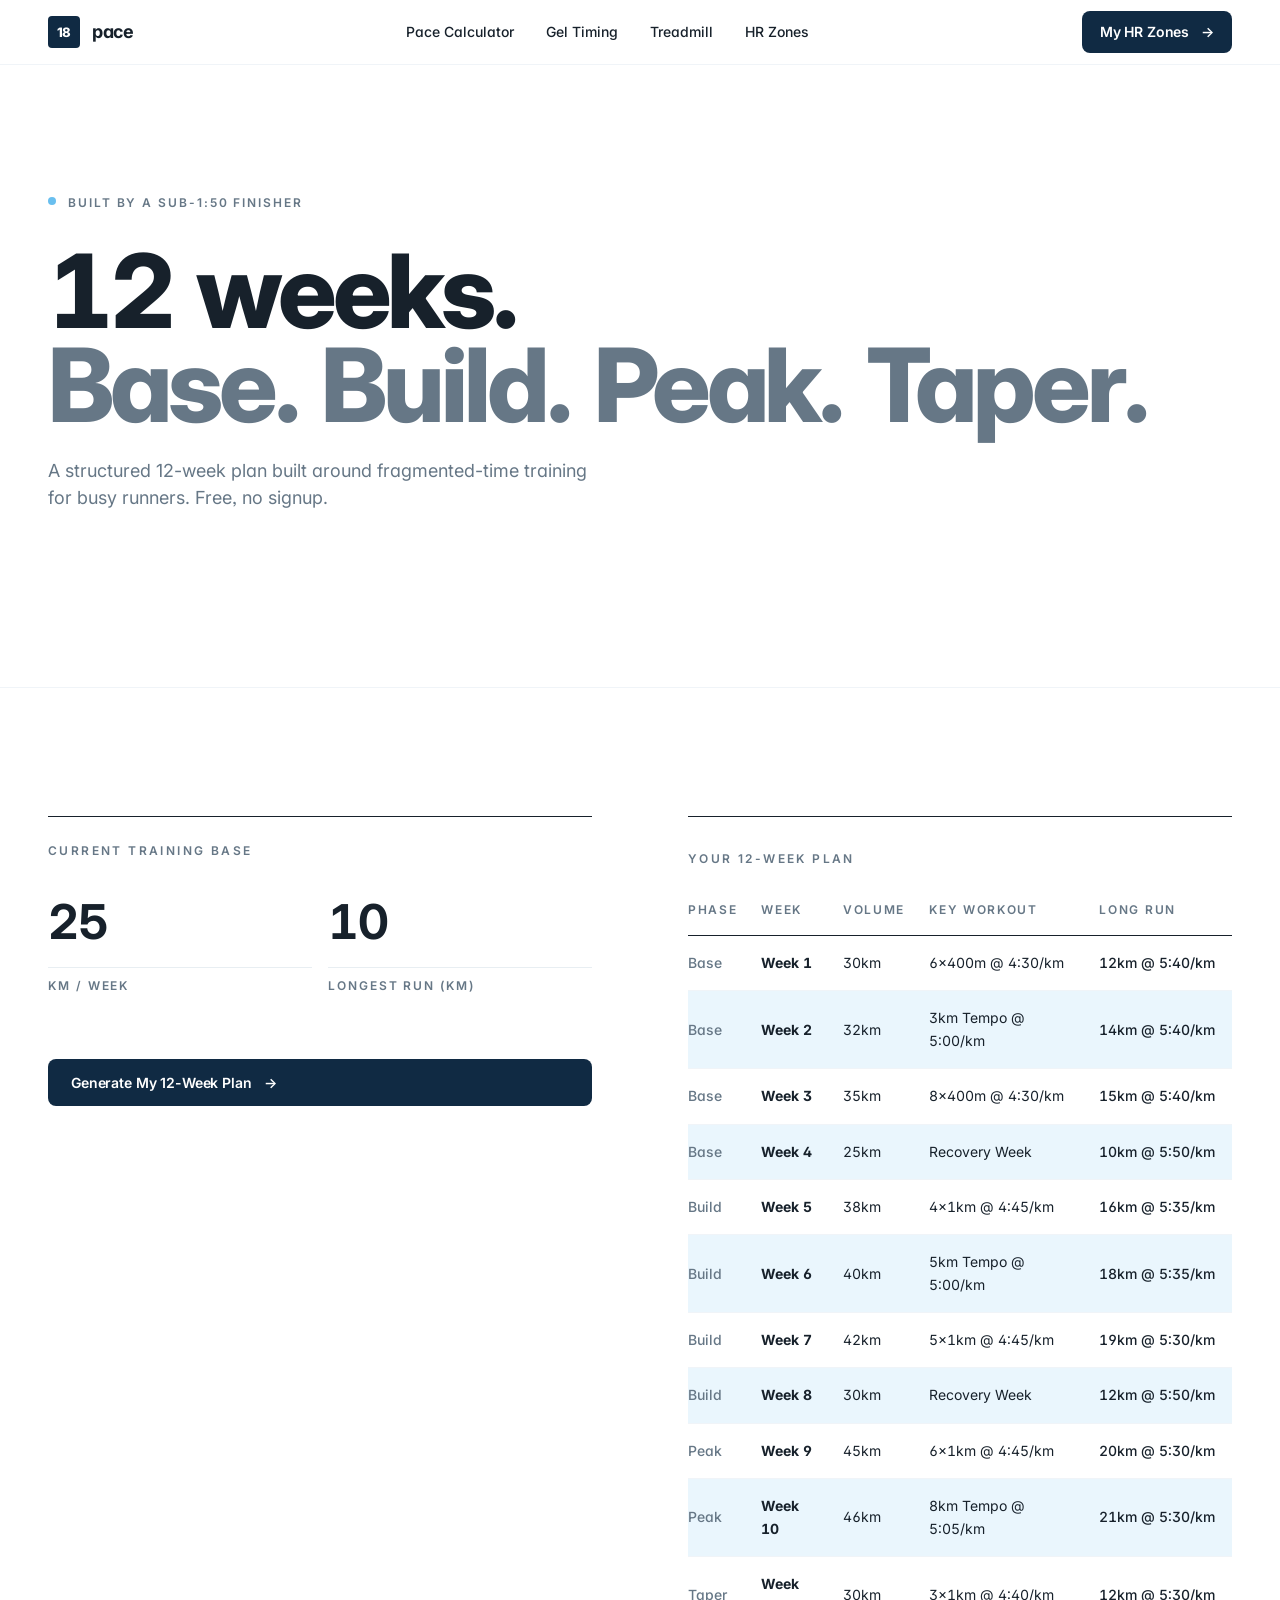
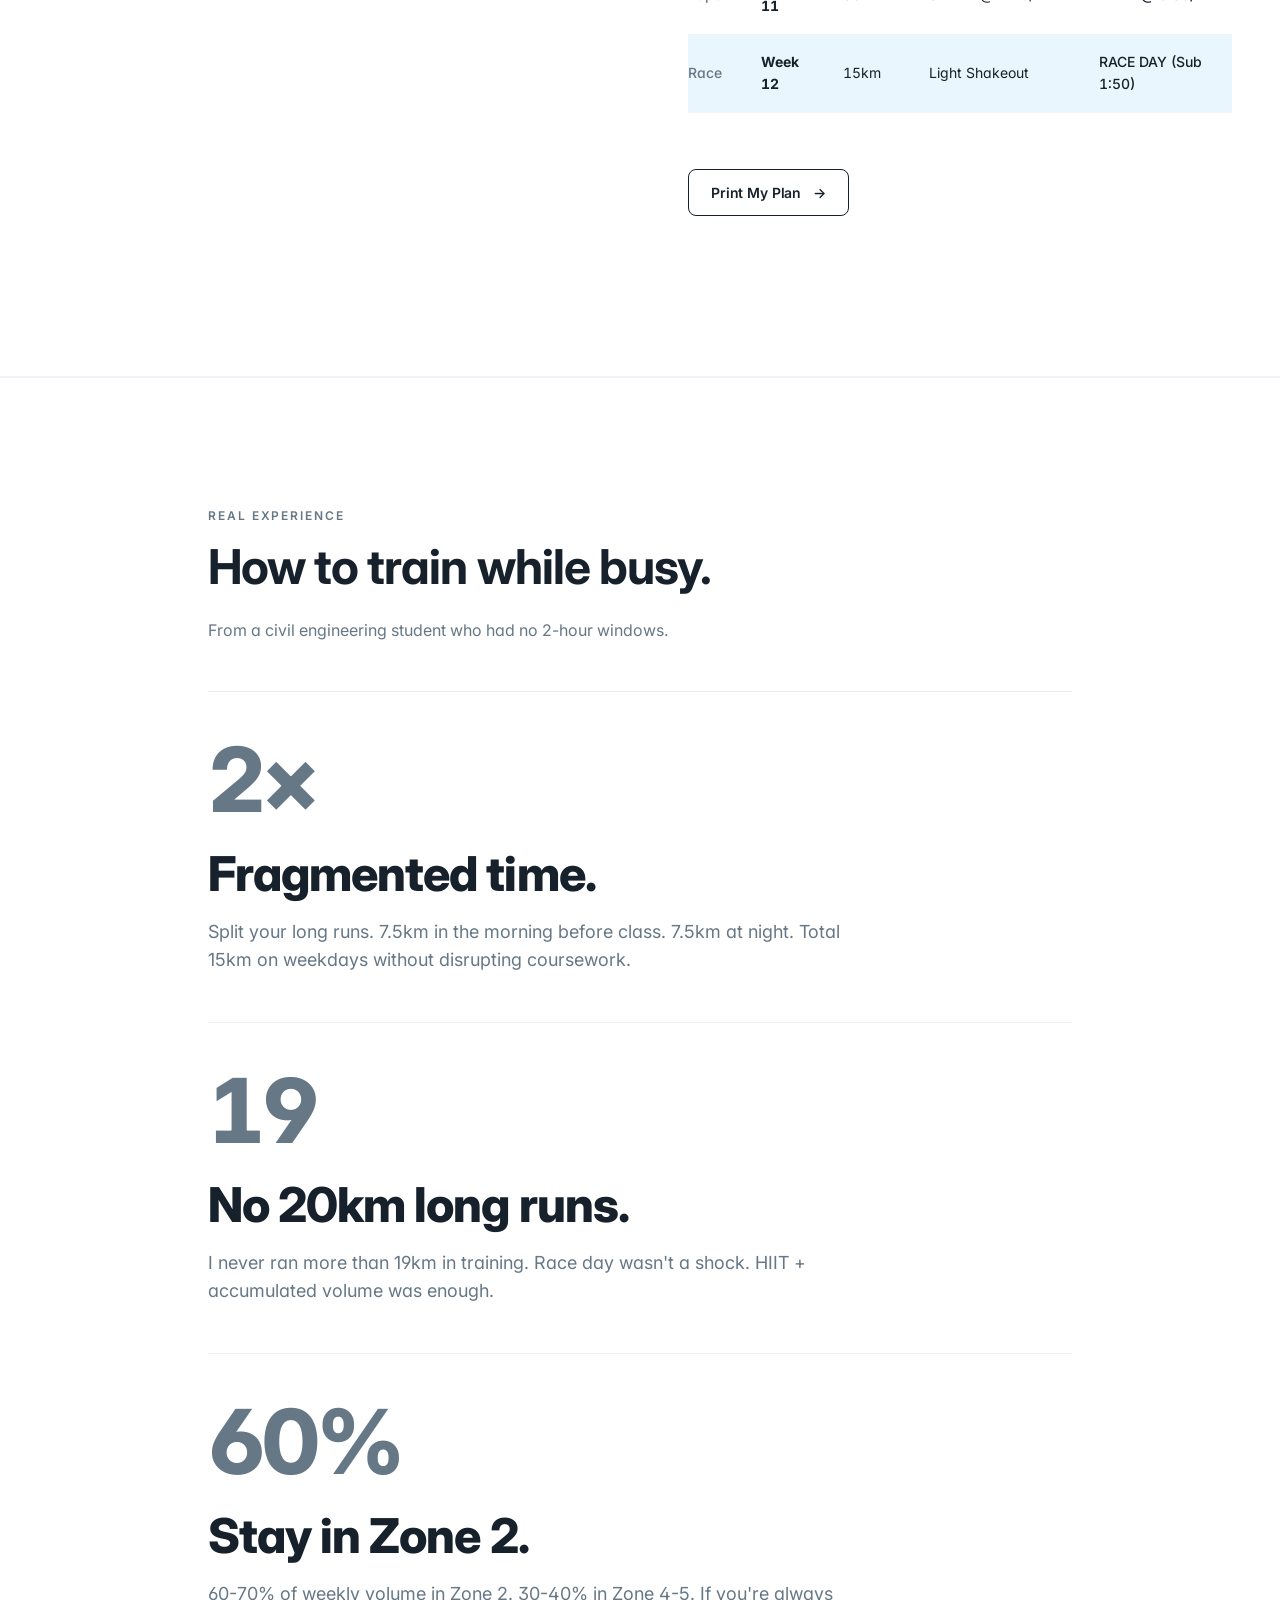
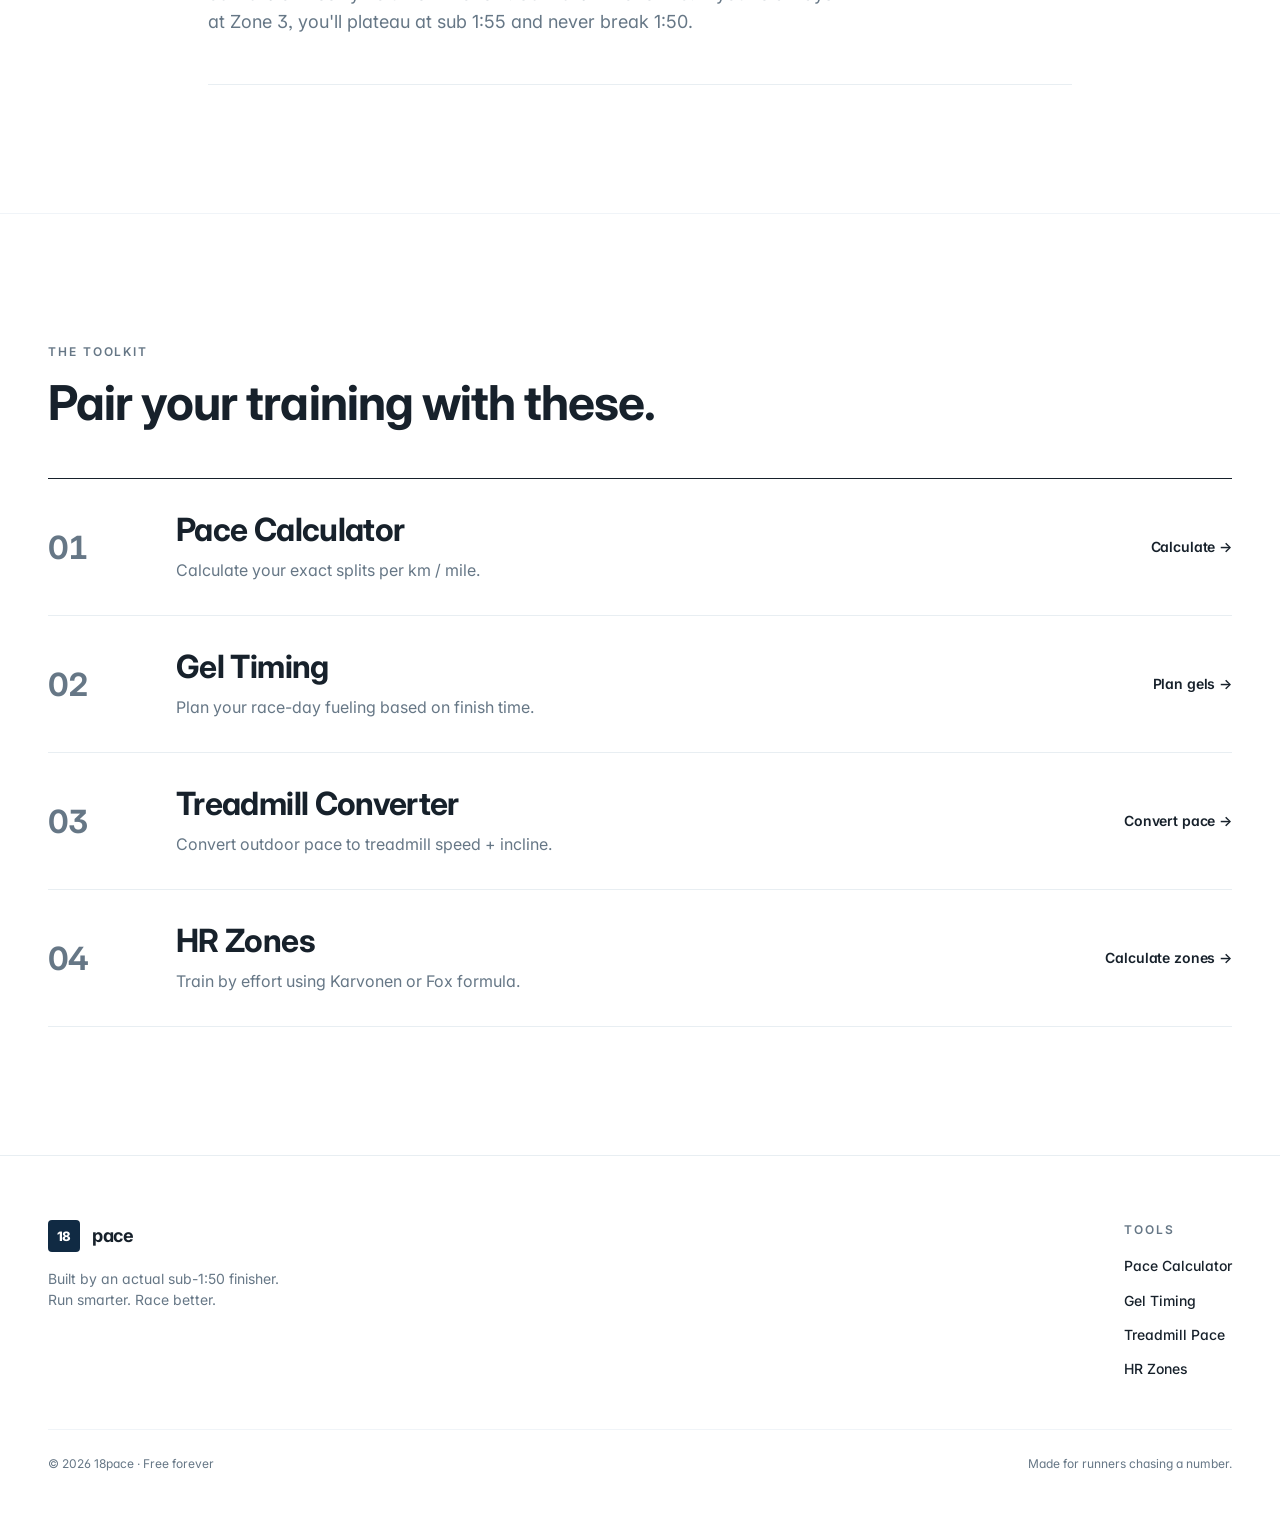
<file: training-plan.html>
<!DOCTYPE html>
<html lang="en">
<head>
    <meta charset="UTF-8">
    <meta name="viewport" content="width=device-width, initial-scale=1.0">

    <title>12-Week Sub 1:50 Half Marathon Training Plan Generator | 18pace</title>
    <meta name="description" content="Generate a customized 12 week half marathon training plan to break 1:50. Built by an actual sub-1:50 runner with a real fragmented-time strategy for busy students.">
    <meta name="keywords" content="12 week half marathon training plan, sub 1:50 training, half marathon schedule, 1 hour 50 min half marathon, fragmented training">
    <meta name="author" content="18pace">

    <meta property="og:title" content="12-Week Sub 1:50 Training Plan | 18pace">
    <meta property="og:description" content="Customized 12 week half marathon training plan to break 1:50. Built by an actual sub-1:50 runner.">
    <meta property="og:type" content="website">
    <meta property="og:url" content="https://18pace.com/training-plan">

    <link rel="canonical" href="https://18pace.com/training-plan">

    <meta name="robots" content="index, follow">
    <meta name="ai-content-declaration" content="ai-assisted-content">

    <script type="application/ld+json">
    {
        "@context": "https://schema.org",
        "@type": "WebApplication",
        "name": "12-Week Sub 1:50 Half Marathon Training Plan Generator",
        "description": "Generate a customized 12 week half marathon training plan to break 1:50.",
        "url": "https://18pace.com/training-plan",
        "applicationCategory": "HealthApplication",
        "operatingSystem": "Any",
        "offers": { "@type": "Offer", "price": "0", "priceCurrency": "USD" },
        "creator": { "@type": "Person", "name": "18pace Runner", "description": "Sub-1:50 half marathon finisher" }
    }
    </script>

    <link rel="stylesheet" href="/assets/design-system.css">

    <link rel="preconnect" href="https://fonts.googleapis.com">
    <link rel="preconnect" href="https://fonts.gstatic.com" crossorigin>
    <link href="https://fonts.googleapis.com/css2?family=Inter:wght@400;500;600;700;800&family=JetBrains+Mono:wght@500;600&display=swap" rel="stylesheet">
</head>

<body>

    <a href="#generator" class="skip-link">Skip to calculator</a>

    <!-- NAV -->
    <nav class="nav" aria-label="Main">
        <div class="container nav-inner">
            <a href="/" class="nav-logo" aria-label="18pace home">
                <span class="nav-logo-mark">18</span>
                <span>pace</span>
            </a>
            <div class="nav-links">
                <a href="/" class="nav-link">Pace Calculator</a>
                <a href="/gel-nutrition" class="nav-link">Gel Timing</a>
                <a href="/treadmill-pace" class="nav-link">Treadmill</a>
                <a href="/heart-rate-zones" class="nav-link">HR Zones</a>
            </div>
            <a href="/heart-rate-zones" class="nav-cta">My HR Zones <span class="nav-cta-arrow">→</span></a>

            <button class="nav-mobile" aria-label="Toggle menu" aria-expanded="false" onclick="toggleMobileMenu()">
                <svg width="20" height="20" viewBox="0 0 20 20" fill="none" stroke="currentColor" stroke-width="2"><line x1="3" y1="6" x2="17" y2="6"/><line x1="3" y1="14" x2="17" y2="14"/></svg>
            </button>
        </div>

        <div class="nav-mobile-menu" id="mobile-menu" aria-label="Mobile menu">
            <a href="/" class="nav-link">Pace Calculator</a>
            <!-- /training-plan self-link removed -->
            <a href="/gel-nutrition" class="nav-link">Gel Timing</a>
            <a href="/treadmill-pace" class="nav-link">Treadmill</a>
            <a href="/heart-rate-zones" class="nav-link">HR Zones</a>
            <a href="/heart-rate-zones" class="btn btn-primary mt-3" onclick="toggleMobileMenu()">My HR Zones →</a>
        </div>
    </nav>

    <!-- HERO -->
    <section class="hero">
        <div class="container">
            <p class="eyebrow hero-trust">BUILT BY A SUB-1:50 FINISHER</p>
            <h1 class="text-display hero-headline">12 weeks.<br><span style="color: var(--color-text-muted)">Base. Build. Peak. Taper.</span></h1>
            <p class="hero-sub">A structured 12-week plan built around fragmented-time training for busy runners. Free, no signup.</p>
        </div>
    </section>

    <!-- GENERATOR -->
    <section class="calc" id="generator">
        <div class="container">
            <div class="calc-grid">
                <div class="calc-input-block">
                    <label class="calc-label">Current training base</label>
                    <div class="calc-inputs" style="grid-template-columns: 1fr 1fr;">
                        <div class="calc-field">
                            <input type="number" id="baseMileage" value="25" min="10" max="80" aria-label="Weekly base mileage">
                            <span class="calc-field-unit">KM / week</span>
                        </div>
                        <div class="calc-field">
                            <input type="number" id="longestRun" value="10" min="5" max="25" aria-label="Longest recent run">
                            <span class="calc-field-unit">Longest run (km)</span>
                        </div>
                    </div>
                    <button type="button" onclick="generatePlan()" class="btn btn-primary mt-5" style="width: 100%;">
                        Generate My 12-Week Plan
                        <span class="arrow">→</span>
                    </button>
                </div>

                <div class="calc-result" id="planResults">
                    <p class="calc-label">Your 12-week plan</p>
                    <div id="planTableBody" class="mt-3" style="overflow-x: auto;"></div>
                    <div class="calc-print">
                        <button type="button" onclick="window.print()" class="btn btn-outline">Print My Plan <span class="arrow">→</span></button>
                    </div>
                </div>
            </div>
        </div>
    </section>

    <!-- REAL EXPERIENCE -->
    <section class="section-experience">
        <div class="container-narrow">
            <p class="eyebrow">Real experience</p>
            <h2 class="mt-3">How to train while busy.</h2>
            <p class="text-muted mt-2" style="max-width: 560px;">From a civil engineering student who had no 2-hour windows.</p>

            <div class="mt-6">
                <article class="exp-block">
                    <div class="exp-block-km">2×</div>
                    <h3>Fragmented time.</h3>
                    <p>Split your long runs. 7.5km in the morning before class. 7.5km at night. Total 15km on weekdays without disrupting coursework.</p>
                </article>

                <article class="exp-block">
                    <div class="exp-block-km">19</div>
                    <h3>No 20km long runs.</h3>
                    <p>I never ran more than 19km in training. Race day wasn't a shock. HIIT + accumulated volume was enough.</p>
                </article>

                <article class="exp-block">
                    <div class="exp-block-km">60%</div>
                    <h3>Stay in Zone 2.</h3>
                    <p>60-70% of weekly volume in Zone 2. 30-40% in Zone 4-5. If you're always at Zone 3, you'll plateau at sub 1:55 and never break 1:50.</p>
                </article>
            </div>
        </div>
    </section>

    <!-- RELATED TOOLS -->
    <section class="section-tools">
        <div class="container">
            <p class="eyebrow">The toolkit</p>
            <h2 class="mt-3">Pair your training with these.</h2>
            <ol class="tool-list">
                <li class="tool-item">
                    <div class="tool-num">01</div>
                    <div><h3>Pace Calculator</h3><p>Calculate your exact splits per km / mile.</p></div>
                    <a href="/" class="tool-link">Calculate →</a>
                </li>
                <li class="tool-item">
                    <div class="tool-num">02</div>
                    <div><h3>Gel Timing</h3><p>Plan your race-day fueling based on finish time.</p></div>
                    <a href="/gel-nutrition" class="tool-link">Plan gels →</a>
                </li>
                <li class="tool-item">
                    <div class="tool-num">03</div>
                    <div><h3>Treadmill Converter</h3><p>Convert outdoor pace to treadmill speed + incline.</p></div>
                    <a href="/treadmill-pace" class="tool-link">Convert pace →</a>
                </li>
                <li class="tool-item">
                    <div class="tool-num">04</div>
                    <div><h3>HR Zones</h3><p>Train by effort using Karvonen or Fox formula.</p></div>
                    <a href="/heart-rate-zones" class="tool-link">Calculate zones →</a>
                </li>
            </ol>
        </div>
    </section>

    <!-- FOOTER -->
    <footer style="border-top: 1px solid var(--color-border); padding: var(--space-7) 0 var(--space-6); background: var(--color-bg);">
        <div class="container">
            <div style="display: flex; flex-wrap: wrap; gap: var(--space-5); justify-content: space-between; align-items: flex-start;">
                <div>
                    <div class="nav-logo">
                        <span class="nav-logo-mark">18</span>
                        <span>pace</span>
                    </div>
                    <p style="font-size: var(--text-small); color: var(--color-text-muted); margin-top: var(--space-3); max-width: 360px; line-height: 1.5;">Built by an actual sub-1:50 finisher.<br>Run smarter. Race better.</p>
                </div>
                <nav aria-label="Footer" style="display: flex; gap: var(--space-7); flex-wrap: wrap;">
                    <div>
                        <p class="eyebrow" style="margin-bottom: var(--space-3);">Tools</p>
                        <ul style="list-style: none; padding: 0; margin: 0; display: flex; flex-direction: column; gap: var(--space-2); font-size: var(--text-small);">
                            <li><a href="/" class="nav-link">Pace Calculator</a></li>
                            <!-- /training-plan self-link removed -->
                            <li><a href="/gel-nutrition" class="nav-link">Gel Timing</a></li>
                            <li><a href="/treadmill-pace" class="nav-link">Treadmill Pace</a></li>
                            <li><a href="/heart-rate-zones" class="nav-link">HR Zones</a></li>
                        </ul>
                    </div>
                </nav>
            </div>
            <div style="margin-top: var(--space-6); padding-top: var(--space-4); border-top: 1px solid var(--color-border-subtle); display: flex; flex-wrap: wrap; gap: var(--space-3); justify-content: space-between; font-size: var(--text-tiny); color: var(--color-text-muted);">
                <span>© 2026 18pace · Free forever</span>
                <span>Made for runners chasing a number.</span>
            </div>
        </div>
    </footer>

    <!-- JS -->
    <script>
    function generatePlan() {
        const tbody = document.getElementById('planTableBody');

        const plan = [
            { phase: "Base", week: 1, vol: "30km", key: "6x400m @ 4:30/km", lsd: "12km @ 5:40/km" },
            { phase: "Base", week: 2, vol: "32km", key: "3km Tempo @ 5:00/km", lsd: "14km @ 5:40/km" },
            { phase: "Base", week: 3, vol: "35km", key: "8x400m @ 4:30/km", lsd: "15km @ 5:40/km" },
            { phase: "Base", week: 4, vol: "25km", key: "Recovery Week", lsd: "10km @ 5:50/km" },
            { phase: "Build", week: 5, vol: "38km", key: "4x1km @ 4:45/km", lsd: "16km @ 5:35/km" },
            { phase: "Build", week: 6, vol: "40km", key: "5km Tempo @ 5:00/km", lsd: "18km @ 5:35/km" },
            { phase: "Build", week: 7, vol: "42km", key: "5x1km @ 4:45/km", lsd: "19km @ 5:30/km" },
            { phase: "Build", week: 8, vol: "30km", key: "Recovery Week", lsd: "12km @ 5:50/km" },
            { phase: "Peak", week: 9, vol: "45km", key: "6x1km @ 4:45/km", lsd: "20km @ 5:30/km" },
            { phase: "Peak", week: 10, vol: "46km", key: "8km Tempo @ 5:05/km", lsd: "21km @ 5:30/km" },
            { phase: "Taper", week: 11, vol: "30km", key: "3x1km @ 4:40/km", lsd: "12km @ 5:30/km" },
            { phase: "Race", week: 12, vol: "15km", key: "Light Shakeout", lsd: "RACE DAY (Sub 1:50)" }
        ];

        let html = '<table style="width: 100%; border-collapse: collapse; font-size: var(--text-small); font-variant-numeric: tabular-nums;">';
        html += '<thead><tr style="border-bottom: 1px solid var(--color-text);">';
        html += '<th style="text-align: left; padding: var(--space-3) var(--space-2) var(--space-3) 0; font-size: var(--text-tiny); text-transform: uppercase; letter-spacing: 0.14em; color: var(--color-text-muted); font-weight: 600;">Phase</th>';
        html += '<th style="text-align: left; padding: var(--space-3) var(--space-2); font-size: var(--text-tiny); text-transform: uppercase; letter-spacing: 0.14em; color: var(--color-text-muted); font-weight: 600;">Week</th>';
        html += '<th style="text-align: left; padding: var(--space-3) var(--space-2); font-size: var(--text-tiny); text-transform: uppercase; letter-spacing: 0.14em; color: var(--color-text-muted); font-weight: 600;">Volume</th>';
        html += '<th style="text-align: left; padding: var(--space-3) var(--space-2); font-size: var(--text-tiny); text-transform: uppercase; letter-spacing: 0.14em; color: var(--color-text-muted); font-weight: 600;">Key workout</th>';
        html += '<th style="text-align: left; padding: var(--space-3) 0 var(--space-3) var(--space-2); font-size: var(--text-tiny); text-transform: uppercase; letter-spacing: 0.14em; color: var(--color-text-muted); font-weight: 600;">Long run</th>';
        html += '</tr></thead><tbody>';

        plan.forEach((w, i) => {
            const rowStyle = i % 2 === 0
                ? 'background: var(--color-bg); border-bottom: 1px solid var(--color-border-subtle);'
                : 'background: var(--color-bg-elevated); border-bottom: 1px solid var(--color-border-subtle);';
            html += `<tr style="${rowStyle}">`;
            html += `<td style="padding: var(--space-3) var(--space-2) var(--space-3) 0; color: var(--color-text-muted); font-weight: 500;">${w.phase}</td>`;
            html += `<td style="padding: var(--space-3) var(--space-2); font-weight: 700;">Week ${w.week}</td>`;
            html += `<td style="padding: var(--space-3) var(--space-2);">${w.vol}</td>`;
            html += `<td style="padding: var(--space-3) var(--space-2);">${w.key}</td>`;
            html += `<td style="padding: var(--space-3) 0 var(--space-3) var(--space-2); font-weight: 500;">${w.lsd}</td>`;
            html += '</tr>';
        });

        html += '</tbody></table>';
        tbody.innerHTML = html;
    }

    generatePlan();

    function toggleMobileMenu() {
        const menu = document.getElementById('mobile-menu');
        if (!menu) return;
        menu.classList.toggle('is-open');
        const btn = document.querySelector('.nav-mobile');
        if (btn) btn.setAttribute('aria-expanded', menu.classList.contains('is-open'));
    }
    </script>

    <!-- GA4 -->
    <div style="display:none">
    <script async src="https://www.googletagmanager.com/gtag/js?id=G-W24L7KH2YL"></script>
    <script>
      window.dataLayer = window.dataLayer || [];
      function gtag(){dataLayer.push(arguments);}
      gtag('js', new Date());
      gtag('config', 'G-W24L7KH2YL');
    </script>
    </div>
</body>
</html>
</file>
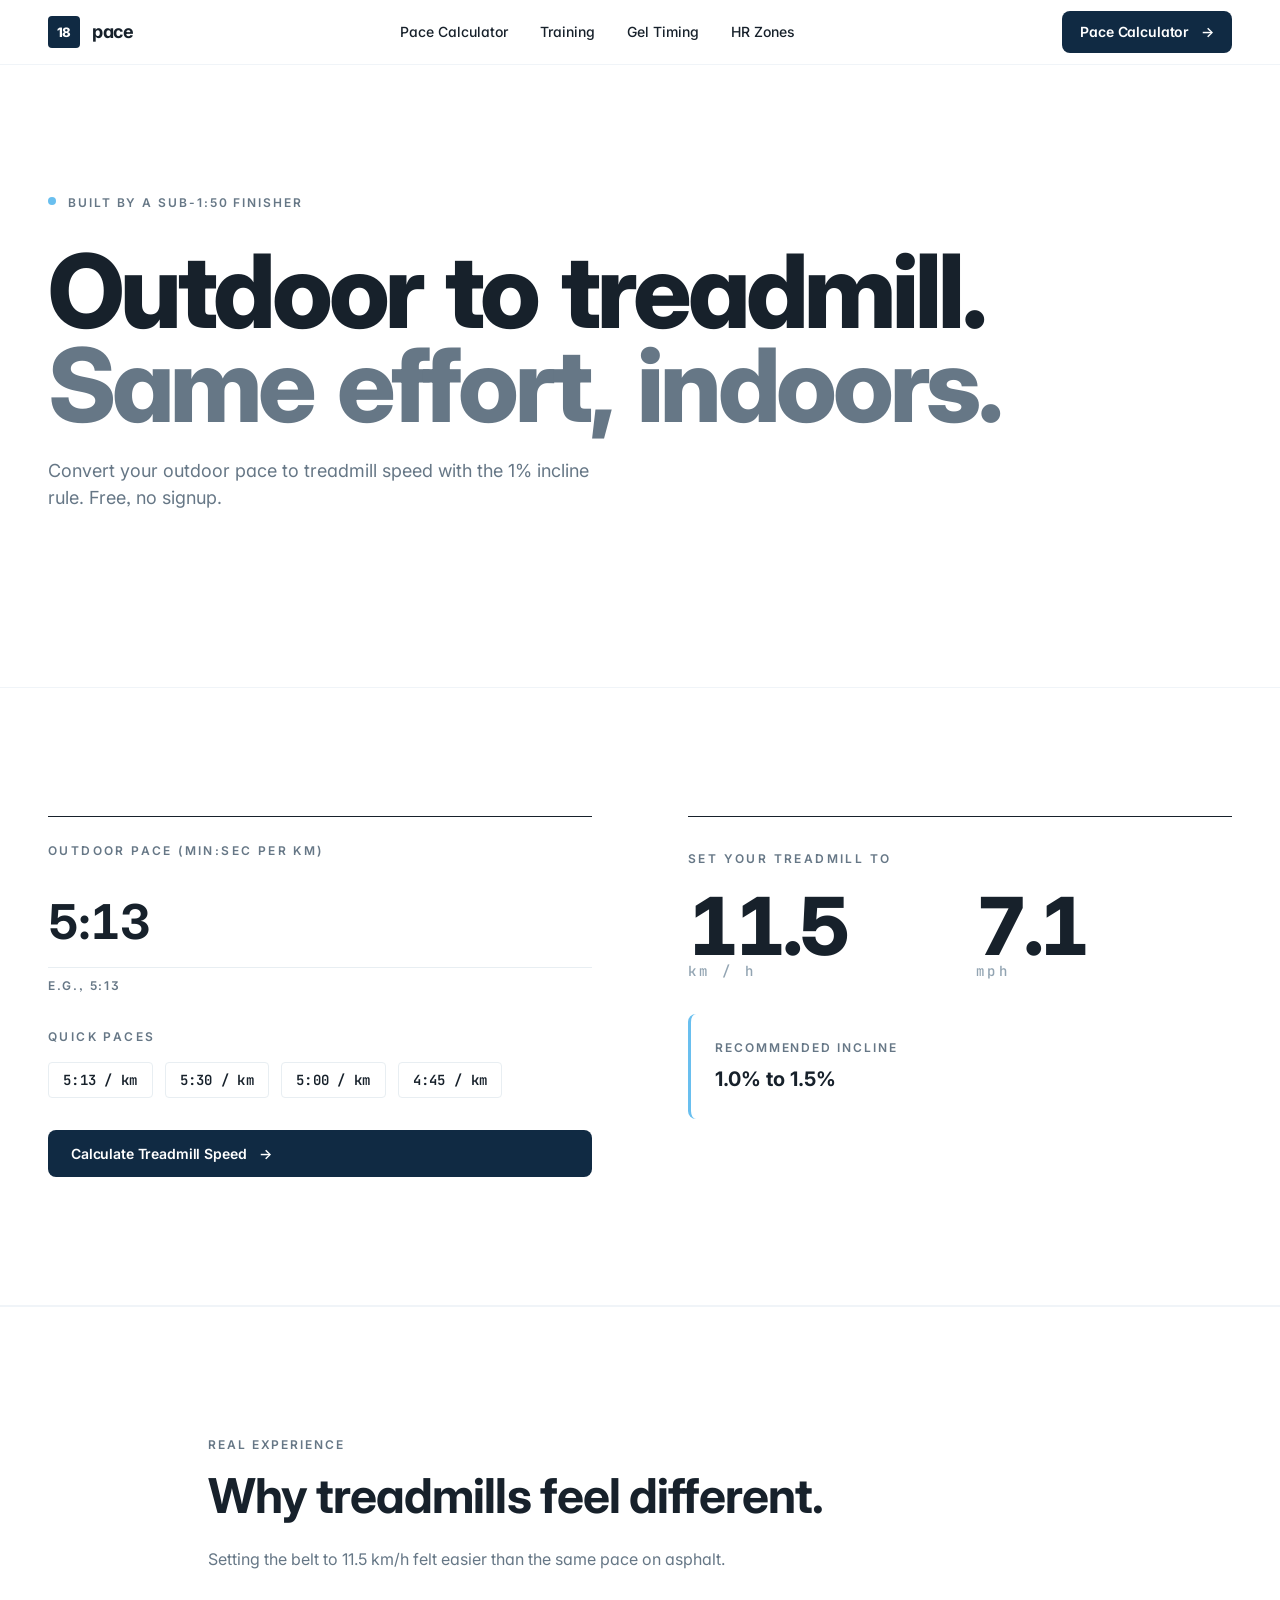
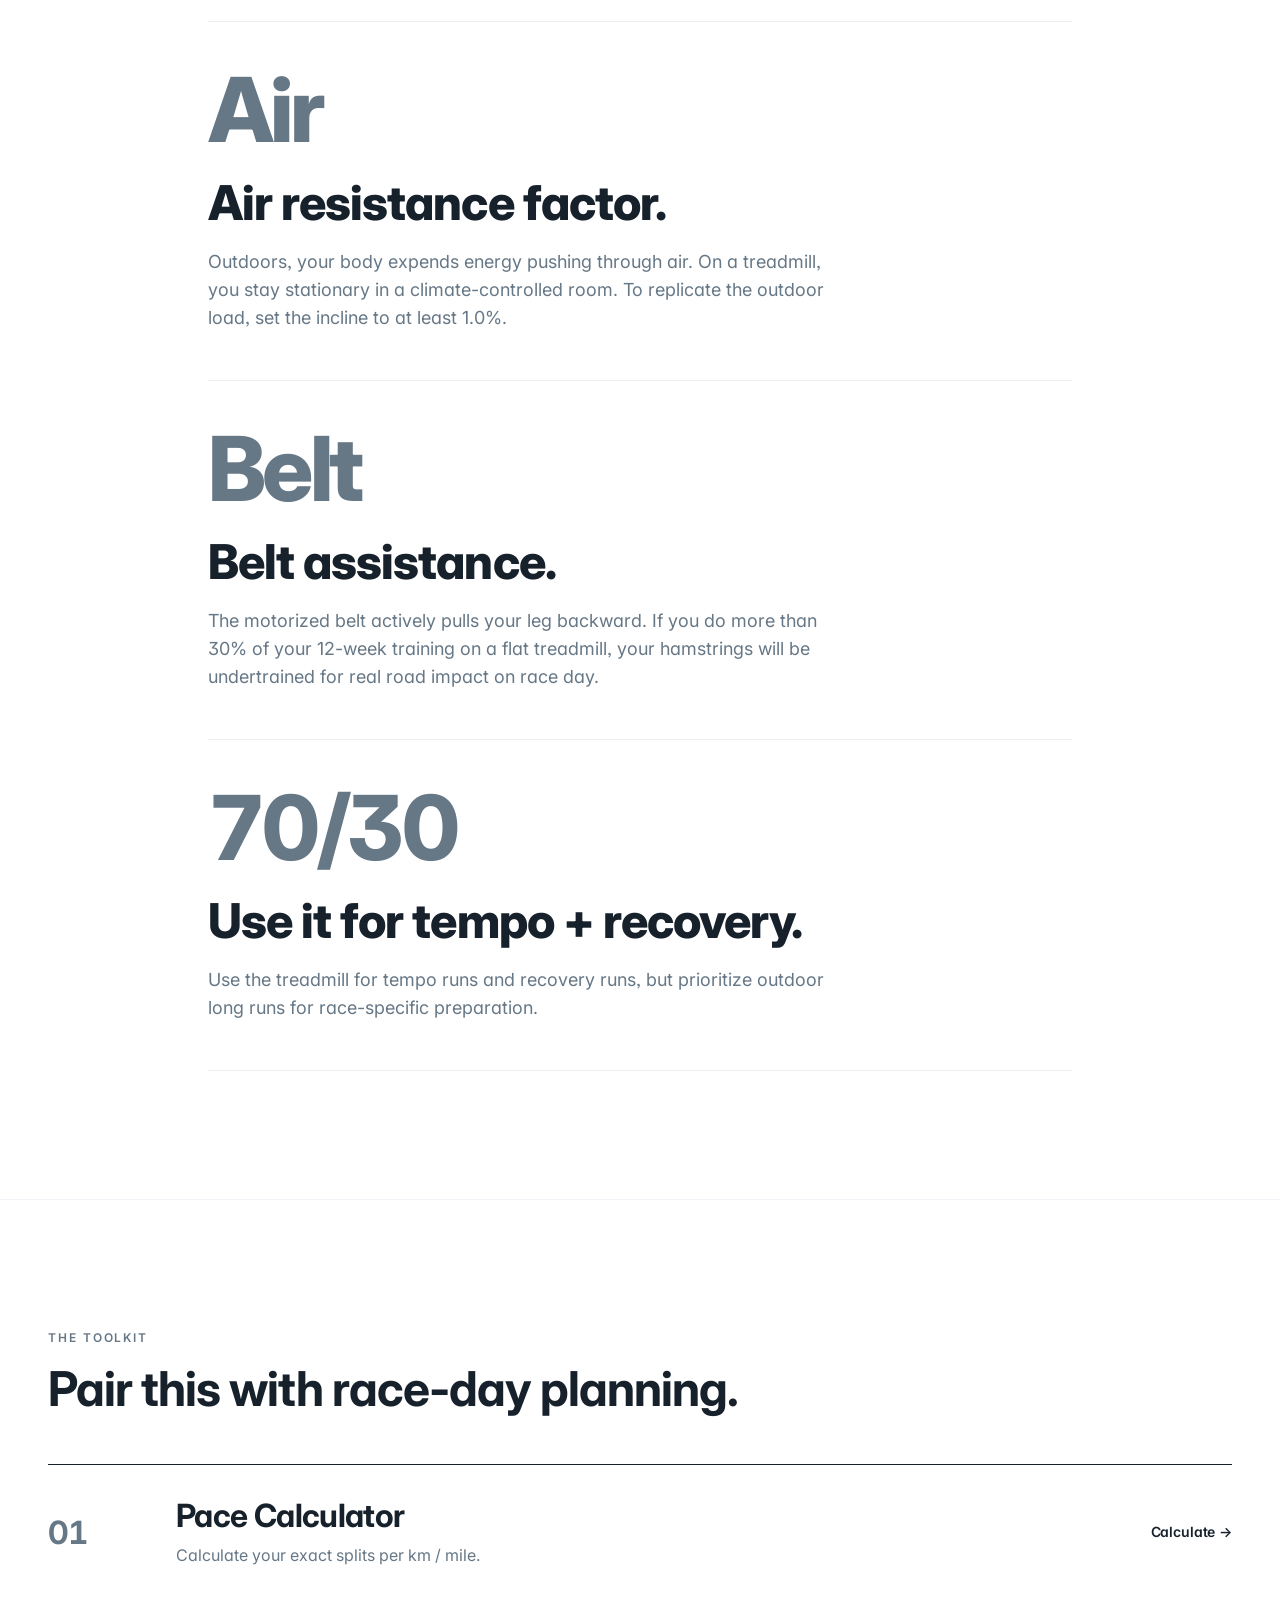
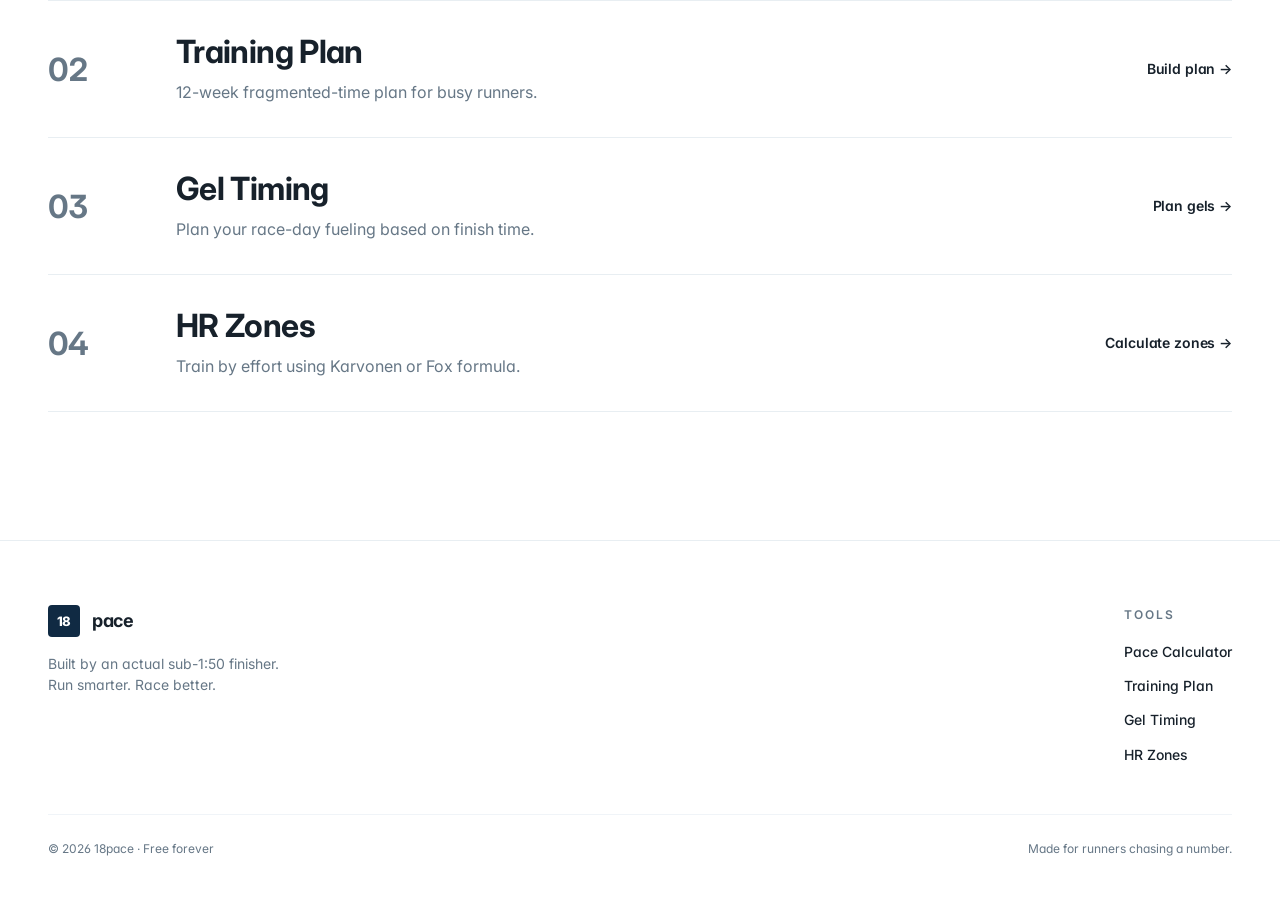
<file: treadmill-pace.html>
<!DOCTYPE html>
<html lang="en">
<head>
    <meta charset="UTF-8">
    <meta name="viewport" content="width=device-width, initial-scale=1.0">

    <title>Treadmill Pace Converter for Sub 1:50 Half Marathon | 18pace</title>
    <meta name="description" content="Convert your outdoor half marathon pace to treadmill speed (mph/kph). Includes 1-2% incline adjustments and real-world tips from an actual sub-1:50 finisher.">
    <meta name="keywords" content="treadmill pace converter, treadmill speed for half marathon, treadmill 1% incline, treadmill pace adjustment, indoor half marathon training">
    <meta name="author" content="18pace">

    <meta property="og:title" content="Treadmill Pace Converter | 18pace">
    <meta property="og:description" content="Match your outdoor sub-1:50 effort indoors with accurate speed and incline adjustments.">
    <meta property="og:type" content="website">
    <meta property="og:url" content="https://18pace.com/treadmill-pace">

    <link rel="canonical" href="https://18pace.com/treadmill-pace">

    <meta name="robots" content="index, follow">
    <meta name="ai-content-declaration" content="ai-assisted-content">

    <script type="application/ld+json">
    {
        "@context": "https://schema.org",
        "@type": "WebApplication",
        "name": "Treadmill Pace Converter for Sub 1:50",
        "description": "Convert your outdoor half marathon pace to treadmill speed with incline adjustments.",
        "url": "https://18pace.com/treadmill-pace",
        "applicationCategory": "HealthApplication",
        "operatingSystem": "Any",
        "offers": { "@type": "Offer", "price": "0", "priceCurrency": "USD" },
        "creator": { "@type": "Person", "name": "18pace Runner", "description": "Sub-1:50 half marathon finisher" }
    }
    </script>

    <link rel="stylesheet" href="/assets/design-system.css">

    <link rel="preconnect" href="https://fonts.googleapis.com">
    <link rel="preconnect" href="https://fonts.gstatic.com" crossorigin>
    <link href="https://fonts.googleapis.com/css2?family=Inter:wght@400;500;600;700;800&family=JetBrains+Mono:wght@500;600&display=swap" rel="stylesheet">
</head>

<body>

    <a href="#converter" class="skip-link">Skip to calculator</a>

    <!-- NAV -->
    <nav class="nav" aria-label="Main">
        <div class="container nav-inner">
            <a href="/" class="nav-logo" aria-label="18pace home">
                <span class="nav-logo-mark">18</span>
                <span>pace</span>
            </a>
            <div class="nav-links">
                <a href="/" class="nav-link">Pace Calculator</a>
                <a href="/training-plan" class="nav-link">Training</a>
                <a href="/gel-nutrition" class="nav-link">Gel Timing</a>
                <a href="/heart-rate-zones" class="nav-link">HR Zones</a>
            </div>
            <a href="/" class="nav-cta">Pace Calculator <span class="nav-cta-arrow">→</span></a>

            <button class="nav-mobile" aria-label="Toggle menu" aria-expanded="false" onclick="toggleMobileMenu()">
                <svg width="20" height="20" viewBox="0 0 20 20" fill="none" stroke="currentColor" stroke-width="2"><line x1="3" y1="6" x2="17" y2="6"/><line x1="3" y1="14" x2="17" y2="14"/></svg>
            </button>
        </div>

        <div class="nav-mobile-menu" id="mobile-menu" aria-label="Mobile menu">
            <a href="/" class="nav-link">Pace Calculator</a>
            <a href="/training-plan" class="nav-link">Training</a>
            <a href="/gel-nutrition" class="nav-link">Gel Timing</a>
            <!-- /treadmill-pace self-link removed -->
            <a href="/heart-rate-zones" class="nav-link">HR Zones</a>
            <a href="/" class="btn btn-primary mt-3" onclick="toggleMobileMenu()">Pace Calculator →</a>
        </div>
    </nav>

    <!-- HERO -->
    <section class="hero">
        <div class="container">
            <p class="eyebrow hero-trust">BUILT BY A SUB-1:50 FINISHER</p>
            <h1 class="text-display hero-headline">Outdoor to treadmill.<br><span style="color: var(--color-text-muted)">Same effort, indoors.</span></h1>
            <p class="hero-sub">Convert your outdoor pace to treadmill speed with the 1% incline rule. Free, no signup.</p>
        </div>
    </section>

    <!-- CONVERTER -->
    <section class="calc" id="converter">
        <div class="container">
            <div class="calc-grid">
                <div class="calc-input-block">
                    <label class="calc-label" for="targetPace">Outdoor pace (min:sec per km)</label>
                    <div class="calc-inputs" style="grid-template-columns: 1fr;">
                        <div class="calc-field">
                            <input type="text" id="targetPace" value="5:13" placeholder="5:13" inputmode="numeric" aria-label="Outdoor target pace">
                            <span class="calc-field-unit">e.g., 5:13</span>
                        </div>
                    </div>

                    <label class="calc-label mt-5">Quick paces</label>
                    <div class="calc-quick-targets" role="group" aria-label="Quick target paces">
                        <button type="button" class="calc-quick-btn" onclick="setPace('5:13')">5:13 / km</button>
                        <button type="button" class="calc-quick-btn" onclick="setPace('5:30')">5:30 / km</button>
                        <button type="button" class="calc-quick-btn" onclick="setPace('5:00')">5:00 / km</button>
                        <button type="button" class="calc-quick-btn" onclick="setPace('4:45')">4:45 / km</button>
                    </div>

                    <button type="button" onclick="convertPace()" class="btn btn-primary mt-5" style="width: 100%;">
                        Calculate Treadmill Speed
                        <span class="arrow">→</span>
                    </button>
                </div>

                <div class="calc-result">
                    <p class="calc-label">Set your treadmill to</p>
                    <div style="display: grid; grid-template-columns: 1fr 1fr; gap: var(--space-5); margin-top: var(--space-4);">
                        <div>
                            <div class="calc-result-num" id="speedKph" style="font-size: clamp(48px, 7vw, 80px);">11.5</div>
                            <div class="calc-result-unit">km / h</div>
                        </div>
                        <div>
                            <div class="calc-result-num" id="speedMph" style="font-size: clamp(48px, 7vw, 80px);">7.1</div>
                            <div class="calc-result-unit">mph</div>
                        </div>
                    </div>

                    <div style="margin-top: var(--space-5); padding: var(--space-4); background: var(--color-bg); border-radius: var(--radius-2); border-left: 3px solid var(--color-accent);">
                        <div style="font-size: var(--text-tiny); text-transform: uppercase; letter-spacing: 0.16em; color: var(--color-text-muted); font-weight: 600; margin-bottom: 6px;">Recommended incline</div>
                        <div style="font-size: var(--text-h4); font-weight: 700;">1.0% to 1.5%</div>
                    </div>
                </div>
            </div>
        </div>
    </section>

    <!-- REAL EXPERIENCE -->
    <section class="section-experience">
        <div class="container-narrow">
            <p class="eyebrow">Real experience</p>
            <h2 class="mt-3">Why treadmills feel different.</h2>
            <p class="text-muted mt-2" style="max-width: 560px;">Setting the belt to 11.5 km/h felt easier than the same pace on asphalt.</p>

            <div class="mt-6">
                <article class="exp-block">
                    <div class="exp-block-km">Air</div>
                    <h3>Air resistance factor.</h3>
                    <p>Outdoors, your body expends energy pushing through air. On a treadmill, you stay stationary in a climate-controlled room. To replicate the outdoor load, set the incline to at least 1.0%.</p>
                </article>

                <article class="exp-block">
                    <div class="exp-block-km">Belt</div>
                    <h3>Belt assistance.</h3>
                    <p>The motorized belt actively pulls your leg backward. If you do more than 30% of your 12-week training on a flat treadmill, your hamstrings will be undertrained for real road impact on race day.</p>
                </article>

                <article class="exp-block">
                    <div class="exp-block-km">70/30</div>
                    <h3>Use it for tempo + recovery.</h3>
                    <p>Use the treadmill for tempo runs and recovery runs, but prioritize outdoor long runs for race-specific preparation.</p>
                </article>
            </div>
        </div>
    </section>

    <!-- RELATED TOOLS -->
    <section class="section-tools">
        <div class="container">
            <p class="eyebrow">The toolkit</p>
            <h2 class="mt-3">Pair this with race-day planning.</h2>
            <ol class="tool-list">
                <li class="tool-item">
                    <div class="tool-num">01</div>
                    <div><h3>Pace Calculator</h3><p>Calculate your exact splits per km / mile.</p></div>
                    <a href="/" class="tool-link">Calculate →</a>
                </li>
                <li class="tool-item">
                    <div class="tool-num">02</div>
                    <div><h3>Training Plan</h3><p>12-week fragmented-time plan for busy runners.</p></div>
                    <a href="/training-plan" class="tool-link">Build plan →</a>
                </li>
                <li class="tool-item">
                    <div class="tool-num">03</div>
                    <div><h3>Gel Timing</h3><p>Plan your race-day fueling based on finish time.</p></div>
                    <a href="/gel-nutrition" class="tool-link">Plan gels →</a>
                </li>
                <li class="tool-item">
                    <div class="tool-num">04</div>
                    <div><h3>HR Zones</h3><p>Train by effort using Karvonen or Fox formula.</p></div>
                    <a href="/heart-rate-zones" class="tool-link">Calculate zones →</a>
                </li>
            </ol>
        </div>
    </section>

    <!-- FOOTER -->
    <footer style="border-top: 1px solid var(--color-border); padding: var(--space-7) 0 var(--space-6); background: var(--color-bg);">
        <div class="container">
            <div style="display: flex; flex-wrap: wrap; gap: var(--space-5); justify-content: space-between; align-items: flex-start;">
                <div>
                    <div class="nav-logo">
                        <span class="nav-logo-mark">18</span>
                        <span>pace</span>
                    </div>
                    <p style="font-size: var(--text-small); color: var(--color-text-muted); margin-top: var(--space-3); max-width: 360px; line-height: 1.5;">Built by an actual sub-1:50 finisher.<br>Run smarter. Race better.</p>
                </div>
                <nav aria-label="Footer" style="display: flex; gap: var(--space-7); flex-wrap: wrap;">
                    <div>
                        <p class="eyebrow" style="margin-bottom: var(--space-3);">Tools</p>
                        <ul style="list-style: none; padding: 0; margin: 0; display: flex; flex-direction: column; gap: var(--space-2); font-size: var(--text-small);">
                            <li><a href="/" class="nav-link">Pace Calculator</a></li>
                            <li><a href="/training-plan" class="nav-link">Training Plan</a></li>
                            <li><a href="/gel-nutrition" class="nav-link">Gel Timing</a></li>
                            <!-- /treadmill-pace self-link removed -->
                            <li><a href="/heart-rate-zones" class="nav-link">HR Zones</a></li>
                        </ul>
                    </div>
                </nav>
            </div>
            <div style="margin-top: var(--space-6); padding-top: var(--space-4); border-top: 1px solid var(--color-border-subtle); display: flex; flex-wrap: wrap; gap: var(--space-3); justify-content: space-between; font-size: var(--text-tiny); color: var(--color-text-muted);">
                <span>© 2026 18pace · Free forever</span>
                <span>Made for runners chasing a number.</span>
            </div>
        </div>
    </footer>

    <!-- JS -->
    <script>
    function convertPace() {
        const paceInput = document.getElementById('targetPace').value;
        const parts = paceInput.split(':');
        if (parts.length !== 2) return;
        const mins = parseInt(parts[0]);
        const secs = parseInt(parts[1]);
        const totalMinsPerKm = mins + (secs / 60);

        const kph = 60 / totalMinsPerKm;
        const mph = kph / 1.60934;

        document.getElementById('speedKph').textContent = kph.toFixed(1);
        document.getElementById('speedMph').textContent = mph.toFixed(1);
    }

    function setPace(p) {
        document.getElementById('targetPace').value = p;
        convertPace();
    }

    convertPace();

    function toggleMobileMenu() {
        const menu = document.getElementById('mobile-menu');
        if (!menu) return;
        menu.classList.toggle('is-open');
        const btn = document.querySelector('.nav-mobile');
        if (btn) btn.setAttribute('aria-expanded', menu.classList.contains('is-open'));
    }
    </script>

    <!-- GA4 -->
    <div style="display:none">
    <script async src="https://www.googletagmanager.com/gtag/js?id=G-W24L7KH2YL"></script>
    <script>
      window.dataLayer = window.dataLayer || [];
      function gtag(){dataLayer.push(arguments);}
      gtag('js', new Date());
      gtag('config', 'G-W24L7KH2YL');
    </script>
    </div>
</body>
</html>
</file>
<file: assets/design-system.css>
/* ============================================== */
/* 18PACE · DESIGN SYSTEM v2.2 · 2026-09-09        */
/* Sky Performance theme · Sky Blue + White + Navy */
/* ============================================== */

:root {
  /* ---- Color · Sky Blue + White + Deep Navy (sky performance) ---- */
  --color-bg: #FFFFFF;
  --color-bg-elevated: #EAF6FD;
  --color-bg-deep: #102A43;
  --color-text: #17212B;
  --color-text-muted: #667786;
  --color-text-subtle: #92A4B2;
  --color-text-inverted: #FFFFFF;
  --color-dark: #102A43;
  --color-accent: #69BFEF;
  --color-accent-hover: #4FA8DC;
  --color-border: #E8EEF2;
  --color-border-subtle: #F0F4F8;
  --color-border-inverted: #2C3E5C;

  /* ---- Typography ---- */
  --font-sans: 'Inter', -apple-system, BlinkMacSystemFont, 'Segoe UI', sans-serif;
  --font-mono: 'JetBrains Mono', 'SF Mono', Menlo, Consolas, monospace;

  /* Type scale (brief §05) */
  --text-hero: clamp(72px, 12vw, 168px);
  --text-display: clamp(56px, 8vw, 112px);
  --text-display-sm: clamp(40px, 6vw, 72px);
  --text-h1: clamp(40px, 5vw, 72px);
  --text-h2: clamp(32px, 4vw, 48px);
  --text-h3: clamp(24px, 2.5vw, 32px);
  --text-h4: 20px;
  --text-body: 16px;
  --text-body-lg: 18px;
  --text-small: 14px;
  --text-tiny: 12px;

  /* ---- Spacing · 8pt grid ---- */
  --space-1: 8px;
  --space-2: 12px;
  --space-3: 16px;
  --space-4: 24px;
  --space-5: 32px;
  --space-6: 48px;
  --space-7: 64px;
  --space-8: 96px;
  --space-9: 128px;

  /* ---- Border radius (brief §21 · sharp & athletic) ---- */
  --radius-0: 0;
  --radius-1: 4px;
  --radius-2: 8px;
  --radius-3: 12px;

  /* ---- Shadows (minimal per brief §24) ---- */
  --shadow-1: 0 1px 2px rgba(0, 0, 0, 0.04);
  --shadow-2: 0 2px 8px rgba(0, 0, 0, 0.06);
}

/* ============================================== */
/* BASE                                            */
/* ============================================== */
* { box-sizing: border-box; }

html { scroll-behavior: smooth; }

body {
  margin: 0;
  background: var(--color-bg);
  color: var(--color-text);
  font-family: var(--font-sans);
  font-size: var(--text-body);
  line-height: 1.6;
  -webkit-font-smoothing: antialiased;
  -moz-osx-font-smoothing: grayscale;
  font-feature-settings: 'cv11', 'ss01', 'ss03';
}

a {
  color: inherit;
  text-decoration: none;
  transition: opacity 150ms ease;
}

button {
  font-family: inherit;
  cursor: pointer;
  border: none;
  background: none;
}

/* ============================================== */
/* TYPOGRAPHY HIERARCHY                            */
/* ============================================== */
.text-display {
  font-size: var(--text-display);
  font-weight: 800;
  letter-spacing: -0.04em;
  line-height: 0.92;
  font-variant-numeric: tabular-nums;
}

.text-display-sm {
  font-size: var(--text-display-sm);
  font-weight: 800;
  letter-spacing: -0.03em;
  line-height: 0.95;
  font-variant-numeric: tabular-nums;
}

.text-hero {
  font-size: var(--text-hero);
  font-weight: 800;
  letter-spacing: -0.05em;
  line-height: 0.88;
}

h1, .h1 {
  font-size: var(--text-h1);
  font-weight: 800;
  letter-spacing: -0.03em;
  line-height: 1.02;
  margin: 0 0 var(--space-4) 0;
}

h2, .h2 {
  font-size: var(--text-h2);
  font-weight: 700;
  letter-spacing: -0.02em;
  line-height: 1.1;
  margin: 0 0 var(--space-4) 0;
}

h3, .h3 {
  font-size: var(--text-h3);
  font-weight: 700;
  letter-spacing: -0.01em;
  line-height: 1.2;
  margin: 0 0 var(--space-3) 0;
}

h4, .h4 {
  font-size: var(--text-h4);
  font-weight: 600;
  letter-spacing: -0.01em;
  line-height: 1.3;
  margin: 0 0 var(--space-2) 0;
}

p { margin: 0 0 var(--space-3) 0; }

.eyebrow {
  font-size: var(--text-tiny);
  font-weight: 600;
  text-transform: uppercase;
  letter-spacing: 0.16em;
  color: var(--color-text-muted);
}

.mono { font-family: var(--font-mono); font-variant-numeric: tabular-nums; }

.text-muted { color: var(--color-text-muted); }
.text-subtle { color: var(--color-text-subtle); }

/* ============================================== */
/* LAYOUT                                          */
/* ============================================== */
.container { max-width: 1280px; margin: 0 auto; padding: 0 var(--space-4); }
.container-narrow { max-width: 960px; margin: 0 auto; padding: 0 var(--space-4); }
.container-text { max-width: 720px; margin: 0 auto; padding: 0 var(--space-4); }

@media (min-width: 768px) {
  .container, .container-narrow, .container-text { padding: 0 var(--space-6); }
}

.section { padding: var(--space-8) 0; }
.section-lg { padding: var(--space-9) 0; }
@media (min-width: 768px) {
  .section { padding: var(--space-9) 0; }
}

.section-dark {
  background: var(--color-bg-deep);
  color: var(--color-text-inverted);
}
.section-dark h1, .section-dark h2, .section-dark h3, .section-dark h4 { color: var(--color-text-inverted); }
.section-dark .eyebrow { color: var(--color-text-subtle); }

.section-accent {
  background: var(--color-accent);
  color: var(--color-dark);
}

/* ============================================== */
/* NAVIGATION (brief §07)                          */
/* ============================================== */
.nav {
  position: sticky;
  top: 0;
  z-index: 50;
  background: rgba(255, 255, 255, 0.88);
  backdrop-filter: saturate(180%) blur(12px);
  -webkit-backdrop-filter: saturate(180%) blur(12px);
  border-bottom: 1px solid var(--color-border-subtle);
}

.nav-inner {
  display: flex;
  align-items: center;
  justify-content: space-between;
  height: 64px;
}

.nav-logo {
  display: flex;
  align-items: center;
  gap: var(--space-2);
  font-weight: 700;
  font-size: 18px;
  letter-spacing: -0.02em;
}

.nav-logo-mark {
  display: inline-flex;
  align-items: center;
  justify-content: center;
  width: 32px;
  height: 32px;
  background: var(--color-dark);
  color: var(--color-text-inverted);
  font-size: 13px;
  font-weight: 800;
  border-radius: var(--radius-1);
}

.nav-links {
  display: none;
  align-items: center;
  gap: var(--space-5);
}
@media (min-width: 768px) { .nav-links { display: flex; } }

.nav-link {
  font-size: var(--text-small);
  font-weight: 500;
  color: var(--color-text);
  position: relative;
}
.nav-link:hover { opacity: 0.7; }

.nav-cta {
  display: inline-flex;
  align-items: center;
  gap: var(--space-2);
  padding: 10px 18px;
  background: var(--color-dark);
  color: var(--color-text-inverted);
  font-size: var(--text-small);
  font-weight: 600;
  border-radius: var(--radius-2);
  letter-spacing: -0.01em;
}
.nav-cta:hover { background: var(--color-bg-deep); }
.nav-cta-arrow { transition: transform 200ms ease; }
.nav-cta:hover .nav-cta-arrow { transform: translateX(3px); }

.nav-mobile {
  display: flex;
  align-items: center;
  justify-content: center;
  width: 40px;
  height: 40px;
}
@media (min-width: 768px) { .nav-mobile { display: none; } }

/* ============================================== */
/* HERO (brief §08)                                */
/* ============================================== */
.hero {
  padding: var(--space-7) 0 var(--space-8);
  background: var(--color-bg);
  border-bottom: 1px solid var(--color-border-subtle);
}
@media (min-width: 768px) {
  .hero { padding: var(--space-8) 0 var(--space-9); }
}

.hero-grid {
  display: grid;
  grid-template-columns: 1fr;
  gap: var(--space-6);
  align-items: end;
}
@media (min-width: 1024px) {
  .hero-grid { grid-template-columns: 1.4fr 1fr; gap: var(--space-8); }
}

.hero-headline {
  margin: var(--space-5) 0 var(--space-4);
}
.hero-headline .accent { color: var(--color-text); }
.hero-headline .accent-block {
  display: inline-block;
  background: var(--color-accent);
  padding: 0 8px;
  margin-left -8px;
}

.hero-sub {
  font-size: var(--text-body-lg);
  color: var(--color-text-muted);
  max-width: 560px;
  margin-bottom: var(--space-6);
  line-height: 1.5;
}

.hero-ctas {
  display: flex;
  flex-wrap: wrap;
  gap: var(--space-3);
  align-items: center;
}

.hero-trust {
  margin-top: var(--space-5);
  font-size: var(--text-tiny);
  text-transform: uppercase;
  letter-spacing: 0.16em;
  color: var(--color-text-muted);
  font-weight: 600;
}
.hero-trust::before {
  content: '';
  display: inline-block;
  width: 8px;
  height: 8px;
  background: var(--color-accent);
  margin-right: var(--space-2);
  vertical-align: 2px;
  border-radius: 50%;
}

/* Hero big number panel (right column on desktop · Sky Performance theme) */
.hero-pace-panel {
  background: var(--color-bg-elevated);
  color: var(--color-text);
  padding: var(--space-8) var(--space-7);
  border-radius: 0;
  position: relative;
}

.hero-pace-label {
  font-size: var(--text-tiny);
  text-transform: uppercase;
  letter-spacing: 0.2em;
  color: var(--color-text-muted);
  margin-bottom: var(--space-5);
  font-weight: 600;
}

.hero-pace-number {
  font-size: clamp(140px, 22vw, 320px);
  font-weight: 800;
  letter-spacing: -0.07em;
  line-height: 0.82;
  font-variant-numeric: tabular-nums;
  color: var(--color-accent);
}

.hero-pace-unit {
  font-size: clamp(15px, 1.6vw, 18px);
  font-weight: 600;
  letter-spacing: 0.2em;
  color: var(--color-text-muted);
  margin-top: var(--space-2);
  font-family: var(--font-mono);
}

.hero-pace-secondary {
  display: grid;
  grid-template-columns: repeat(3, 1fr);
  gap: var(--space-5);
  margin-top: var(--space-7);
  padding-top: var(--space-5);
  border-top: 1px solid var(--color-border);
}
.hero-pace-secondary-item .num {
  font-size: var(--text-h3);
  font-weight: 700;
  letter-spacing: -0.02em;
  font-variant-numeric: tabular-nums;
  display: block;
  line-height: 1;
  color: var(--color-text);
}
.hero-pace-secondary-item .lbl {
  font-size: var(--text-tiny);
  text-transform: uppercase;
  letter-spacing: 0.14em;
  color: var(--color-text-muted);
  margin-top: var(--space-2);
  display: block;
}

/* ============================================== */
/* CALCULATOR (brief §10-11)                       */
/* ============================================== */
.calc {
  padding: var(--space-8) 0;
  background: var(--color-bg);
  border-bottom: 1px solid var(--color-border-subtle);
}
@media (min-width: 768px) { .calc { padding: var(--space-9) 0; } }

.calc-grid {
  display: grid;
  grid-template-columns: 1fr;
  gap: var(--space-7);
}
@media (min-width: 1024px) {
  .calc-grid { grid-template-columns: 1fr 1fr; gap: var(--space-8); align-items: start; }
}

.calc-input-block { border-top: 1px solid var(--color-text); padding-top: var(--space-4); }

.calc-label {
  font-size: var(--text-tiny);
  text-transform: uppercase;
  letter-spacing: 0.2em;
  font-weight: 600;
  color: var(--color-text-muted);
  margin-bottom: var(--space-3);
  display: block;
}

.calc-inputs {
  display: grid;
  grid-template-columns: 1fr 1fr 1fr;
  gap: var(--space-3);
  margin-bottom: var(--space-5);
}

.calc-field {
  display: flex;
  flex-direction: column;
  gap: var(--space-1);
}

.calc-field input {
  width: 100%;
  background: transparent;
  border: none;
  border-bottom: 1px solid var(--color-border);
  padding: var(--space-3) 0;
  font-family: inherit;
  font-size: var(--text-h2);
  font-weight: 700;
  letter-spacing: -0.02em;
  color: var(--color-text);
  font-variant-numeric: tabular-nums;
  caret-color: var(--color-text);
  transition: border-color 200ms ease, color 150ms ease;
  cursor: text;
  border-radius: 0;
  -webkit-appearance: none;
  appearance: none;
}
.calc-field input:hover {
  border-bottom-color: var(--color-text-muted);
}
.calc-field input:focus {
  outline: none;
  border-bottom-color: var(--color-text);
  border-bottom-width: 2px;
  padding-bottom: calc(var(--space-3) - 1px);
}
.calc-field-unit {
  font-size: var(--text-tiny);
  text-transform: uppercase;
  letter-spacing: 0.16em;
  color: var(--color-text-muted);
  font-weight: 600;
}

.calc-quick-targets {
  display: flex;
  flex-wrap: wrap;
  gap: var(--space-2);
}

.calc-quick-btn {
  padding: 8px 14px;
  font-family: var(--font-mono);
  font-size: var(--text-small);
  font-weight: 600;
  border: 1px solid var(--color-border);
  border-radius: var(--radius-1);
  background: transparent;
  color: var(--color-text);
  font-variant-numeric: tabular-nums;
  letter-spacing: 0.02em;
  transition: all 150ms ease;
}
.calc-quick-btn:hover { border-color: var(--color-text); }
.calc-quick-btn.is-active {
  background: var(--color-accent);
  color: var(--color-dark);
  border-color: var(--color-accent);
  font-weight: 700;
}

/* Result panel (V2.2 · 5:13 visually dominant) */
.calc-result {
  padding: var(--space-5) 0;
  background: transparent;
  border-top: 1px solid var(--color-text);
}

.calc-result-main {
  display: flex;
  flex-direction: column;
  gap: var(--space-2);
}

.calc-result-num {
  font-size: clamp(140px, 18vw, 240px);
  font-weight: 800;
  letter-spacing: -0.06em;
  line-height: 0.85;
  font-variant-numeric: tabular-nums;
  color: var(--color-text);
}

.calc-result-unit {
  font-size: var(--text-small);
  font-weight: 500;
  color: var(--color-text-subtle);
  letter-spacing: 0.24em;
  font-family: var(--font-mono);
}

.calc-result-grid {
  display: grid;
  grid-template-columns: repeat(3, 1fr);
  gap: var(--space-4);
  padding-top: var(--space-6);
  margin-top: var(--space-6);
  border-top: 1px solid var(--color-border);
}
.calc-result-item .num {
  font-size: var(--text-h4);
  font-weight: 700;
  letter-spacing: -0.01em;
  font-variant-numeric: tabular-nums;
  display: block;
  line-height: 1;
  color: var(--color-text-muted);
}
.calc-result-item .lbl {
  font-size: 11px;
  text-transform: uppercase;
  letter-spacing: 0.14em;
  color: var(--color-text-subtle);
  font-weight: 600;
  display: block;
  margin-top: 4px;
}

.calc-print {
  margin-top: var(--space-5);
  padding-top: var(--space-4);
}

/* ============================================== */
/* RACE TIMELINE (brief §12 · Sky theme)          */
/* ============================================== */
.timeline-section {
  padding: var(--space-8) 0;
  background: var(--color-bg);
  color: var(--color-text);
  border-top: 1px solid var(--color-border);
  border-bottom: 1px solid var(--color-border);
}
@media (min-width: 768px) { .timeline-section { padding: var(--space-9) 0; } }

.timeline-section h2 { color: var(--color-text); }
.timeline-section .eyebrow { color: var(--color-text-muted); }

.timeline {
  display: grid;
  grid-template-columns: repeat(6, 1fr);
  gap: 0;
  margin-top: var(--space-6);
  position: relative;
}

.timeline::before {
  content: '';
  position: absolute;
  left: 0;
  right: 0;
  top: 38px;
  height: 2px;
  background: var(--color-accent);
}

.timeline-stop {
  position: relative;
  text-align: center;
  padding-top: var(--space-5);
}

.timeline-stop::before {
  content: '';
  position: absolute;
  top: 31px;
  left: 50%;
  transform: translateX(-50%);
  width: 14px;
  height: 14px;
  background: var(--color-bg);
  border: 2px solid var(--color-text);
  border-radius: 50%;
  z-index: 1;
}
.timeline-stop.is-finish::before {
  background: var(--color-accent);
  border-color: var(--color-accent);
}

.timeline-stop-label {
  font-size: var(--text-tiny);
  text-transform: uppercase;
  letter-spacing: 0.2em;
  color: var(--color-text-muted);
  font-weight: 600;
  margin-bottom: var(--space-1);
}

.timeline-stop-time {
  font-size: clamp(20px, 2.4vw, 32px);
  font-weight: 700;
  font-variant-numeric: tabular-nums;
  letter-spacing: -0.02em;
  margin-bottom: var(--space-2);
  line-height: 1;
  color: var(--color-text);
}

.timeline-stop.is-finish .timeline-stop-time {
  color: var(--color-accent);
  font-weight: 800;
}

.timeline-stop.is-finish .timeline-stop-label {
  color: var(--color-accent);
  font-weight: 700;
}

.timeline-stop-action {
  font-size: var(--text-tiny);
  text-transform: uppercase;
  letter-spacing: 0.14em;
  color: var(--color-text-muted);
  font-weight: 500;
  line-height: 1.4;
  padding: 0 4px;
}

/* Mobile · vertical */
@media (max-width: 767px) {
  .timeline {
    grid-template-columns: 1fr;
    gap: var(--space-3);
    margin-top: var(--space-5);
  }
  .timeline::before {
    left: 6px;
    top: 0;
    bottom: 0;
    right: auto;
    width: 2px;
    height: auto;
  }
  .timeline-stop {
    text-align: left;
    padding: 0 0 0 var(--space-5);
  }
  .timeline-stop::before {
    top: 6px;
    left: 0;
    transform: translateX(0);
  }
}

/* ============================================== */
/* BUTTONS                                         */
/* ============================================== */
.btn {
  display: inline-flex;
  align-items: center;
  gap: var(--space-2);
  padding: 14px 22px;
  font-family: inherit;
  font-size: var(--text-small);
  font-weight: 600;
  letter-spacing: -0.01em;
  border-radius: var(--radius-2);
  border: 1px solid transparent;
  transition: all 200ms ease;
  cursor: pointer;
}
.btn-primary { background: var(--color-dark); color: var(--color-text-inverted); }
.btn-primary:hover { background: var(--color-bg-deep); }
.btn-primary .arrow { transition: transform 200ms ease; }
.btn-primary:hover .arrow { transform: translateX(3px); }

.btn-accent { background: var(--color-accent); color: var(--color-dark); }
.btn-accent:hover { background: var(--color-accent-hover); }

.btn-outline {
  background: transparent;
  color: var(--color-text);
  border-color: var(--color-text);
}
.btn-outline:hover { background: var(--color-text); color: var(--color-text-inverted); }

.btn-text {
  background: transparent;
  color: var(--color-text);
  padding: 14px 0;
  font-weight: 600;
  border-bottom: 1px solid var(--color-text);
  border-radius: 0;
}
.btn-text .arrow { transition: transform 200ms ease; }
.btn-text:hover .arrow { transform: translateX(3px); }

/* ============================================== */
/* UTILITIES                                       */
/* ============================================== */
.divider { height: 1px; background: var(--color-border); margin: var(--space-6) 0; }
.divider-dark { height: 1px; background: var(--color-border-inverted); margin: var(--space-6) 0; }

.flex-row { display: flex; flex-wrap: wrap; gap: var(--space-3); align-items: center; }
.flex-col { display: flex; flex-direction: column; gap: var(--space-3); }

.mt-2 { margin-top: var(--space-2); }
.mt-3 { margin-top: var(--space-3); }
.mt-4 { margin-top: var(--space-4); }
.mt-5 { margin-top: var(--space-5); }
.mt-6 { margin-top: var(--space-6); }
.mb-2 { margin-bottom: var(--space-2); }
.mb-3 { margin-bottom: var(--space-3); }
.mb-4 { margin-bottom: var(--space-4); }
.mb-5 { margin-bottom: var(--space-5); }
.mb-6 { margin-bottom: var(--space-6); }

/* ============================================== */
/* ACCESSIBILITY (brief §29)                       */
/* ============================================== */
*:focus-visible {
  outline: 2px solid var(--color-accent);
  outline-offset: 2px;
}
*:focus:not(:focus-visible) { outline: none; }

.sr-only {
  position: absolute;
  width: 1px;
  height: 1px;
  padding: 0;
  margin: -1px;
  overflow: hidden;
  clip: rect(0, 0, 0, 0);
  white-space: nowrap;
  border: 0;
}

@media (prefers-reduced-motion: reduce) {
  *, *::before, *::after {
    transition-duration: 0.01ms !important;
    animation-duration: 0.01ms !important;
    scroll-behavior: auto !important;
  }
}

/* ============================================== */
/* 05 · THE PLAN                                   */
/* ============================================== */
.section-plan {
  padding: var(--space-8) 0;
  background: var(--color-bg-elevated);
  border-top: 1px solid var(--color-border-subtle);
}
@media (min-width: 768px) { .section-plan { padding: var(--space-9) 0; } }

.plan-grid {
  display: grid;
  grid-template-columns: 1fr;
  gap: var(--space-5);
  margin-top: var(--space-6);
}
@media (min-width: 768px) {
  .plan-grid { grid-template-columns: repeat(3, 1fr); gap: var(--space-6); }
}

.plan-stage {
  padding: var(--space-5) 0 0;
  border-top: 1px solid var(--color-text);
}

.plan-stage-num {
  font-size: var(--text-tiny);
  font-weight: 600;
  text-transform: uppercase;
  letter-spacing: 0.2em;
  color: var(--color-text-muted);
  margin-bottom: var(--space-4);
}

.plan-stage-km {
  font-size: var(--text-h3);
  font-weight: 700;
  letter-spacing: -0.02em;
  font-variant-numeric: tabular-nums;
  margin-bottom: var(--space-3);
}

.plan-stage-title {
  font-size: var(--text-h2);
  font-weight: 800;
  letter-spacing: -0.03em;
  line-height: 1;
  margin-bottom: var(--space-3);
}

.plan-stage p {
  font-size: var(--text-body);
  color: var(--color-text-muted);
  line-height: 1.6;
  margin-bottom: var(--space-3);
}

.plan-stage-target {
  font-family: var(--font-mono);
  font-size: var(--text-small);
  font-weight: 600;
  color: var(--color-text);
  text-transform: uppercase;
  letter-spacing: 0.06em;
  padding-top: var(--space-3);
  border-top: 1px solid var(--color-border-subtle);
  display: block;
}

/* ============================================== */
/* 06 · REAL EXPERIENCE                            */
/* ============================================== */
.section-experience {
  padding: var(--space-8) 0;
  background: var(--color-bg);
  border-top: 1px solid var(--color-border-subtle);
}
@media (min-width: 768px) { .section-experience { padding: var(--space-9) 0; } }

.exp-block {
  padding: var(--space-6) 0;
  border-top: 1px solid var(--color-border);
}
.exp-block:last-child { border-bottom: 1px solid var(--color-border); }

.exp-block-km {
  font-size: clamp(48px, 7vw, 96px);
  font-weight: 800;
  letter-spacing: -0.04em;
  line-height: 0.9;
  font-variant-numeric: tabular-nums;
  margin-bottom: var(--space-4);
  color: var(--color-text-muted);
}

.exp-block-num {
  display: inline-block;
  font-size: var(--text-tiny);
  font-weight: 700;
  text-transform: uppercase;
  letter-spacing: 0.2em;
  color: var(--color-text-muted);
  margin-right: var(--space-3);
  padding-right: var(--space-3);
  border-right: 1px solid var(--color-border);
  font-family: var(--font-mono);
  font-variant-numeric: tabular-nums;
}

.exp-block h3 {
  font-size: var(--text-h2);
  font-weight: 800;
  letter-spacing: -0.02em;
  margin-bottom: var(--space-3);
}

.exp-block p {
  font-size: var(--text-body-lg);
  color: var(--color-text-muted);
  line-height: 1.55;
  max-width: 640px;
  margin: 0;
}

/* ============================================== */
/* 07 · RACE DAY CHECKLIST (Sky · strong contrast) */
/* ============================================== */
.section-raceday {
  padding: var(--space-8) 0;
  background: var(--color-bg-deep);
  color: var(--color-text-inverted);
  border-top: 1px solid var(--color-bg-deep);
}
@media (min-width: 768px) { .section-raceday { padding: var(--space-9) 0; } }

.section-raceday h2 { color: var(--color-text-inverted); }
.section-raceday .eyebrow { color: var(--color-text-subtle); }
.section-raceday .text-muted { color: var(--color-text-subtle); }

.raceday-list {
  margin-top: var(--space-6);
  border-top: 1px solid var(--color-border-inverted);
}

.raceday-row {
  display: grid;
  grid-template-columns: 90px 1fr;
  gap: var(--space-3);
  padding: var(--space-5) 0;
  border-bottom: 1px solid var(--color-border-inverted);
  align-items: baseline;
}
@media (min-width: 768px) {
  .raceday-row { grid-template-columns: 140px 240px 1fr; gap: var(--space-6); }
}

.raceday-row-label {
  font-size: var(--text-tiny);
  font-weight: 600;
  text-transform: uppercase;
  letter-spacing: 0.16em;
  color: var(--color-text-subtle);
}

.raceday-row-value {
  font-size: var(--text-h4);
  font-weight: 700;
  letter-spacing: -0.02em;
  font-variant-numeric: tabular-nums;
  color: var(--color-text-inverted);
}

.raceday-row-detail {
  font-size: var(--text-body);
  color: var(--color-text-subtle);
  line-height: 1.5;
  grid-column: 1 / -1;
  margin-top: var(--space-2);
}
@media (min-width: 768px) {
  .raceday-row-detail { grid-column: 3; margin-top: 0; }
}

/* ============================================== */
/* 08 · MORE TOOLS                                 */
/* ============================================== */
.section-tools {
  padding: var(--space-8) 0;
  background: var(--color-bg);
  border-top: 1px solid var(--color-border-subtle);
}
@media (min-width: 768px) { .section-tools { padding: var(--space-9) 0; } }

.tool-list {
  list-style: none;
  padding: 0;
  margin: var(--space-6) 0 0;
  border-top: 1px solid var(--color-text);
}

.tool-item {
  display: grid;
  grid-template-columns: 60px 1fr;
  gap: var(--space-4);
  padding: var(--space-5) 0;
  border-bottom: 1px solid var(--color-border);
  align-items: baseline;
}
@media (min-width: 768px) {
  .tool-item { grid-template-columns: 80px 1fr auto; gap: var(--space-6); align-items: center; }
}

.tool-num {
  font-size: var(--text-h3);
  font-weight: 700;
  letter-spacing: -0.02em;
  font-variant-numeric: tabular-nums;
  color: var(--color-text-muted);
}

.tool-item h3 {
  font-size: var(--text-h3);
  font-weight: 700;
  letter-spacing: -0.02em;
  margin: 0 0 var(--space-1) 0;
}

.tool-item p {
  font-size: var(--text-body);
  color: var(--color-text-muted);
  margin: 0;
  max-width: 480px;
}

.tool-link {
  font-size: var(--text-small);
  font-weight: 600;
  letter-spacing: -0.01em;
  color: var(--color-text);
  display: inline-flex;
  align-items: center;
  gap: var(--space-2);
  transition: transform 200ms ease;
  grid-column: 2;
  margin-top: var(--space-3);
}
@media (min-width: 768px) {
  .tool-link { grid-column: 3; margin-top: 0; }
  .tool-item:hover .tool-link { transform: translateX(3px); }
}

/* ============================================== */
/* 09 · FINAL CTA                                  */
/* ============================================== */
.section-cta {
  padding: var(--space-8) 0;
  background: var(--color-bg);
  color: var(--color-text);
  text-align: center;
  border-top: 1px solid var(--color-border);
}
@media (min-width: 768px) { .section-cta { padding: var(--space-9) 0; } }

.section-cta h2 { color: var(--color-text); margin-bottom: var(--space-3); }
.section-cta p { color: var(--color-text-muted); max-width: 560px; margin: 0 auto; }
.section-cta .btn-outline {
  color: var(--color-text);
  border-color: var(--color-text);
}
.section-cta .btn-outline:hover {
  background: var(--color-text);
  color: var(--color-bg);
}

.section-cta-actions {
  display: flex;
  flex-wrap: wrap;
  gap: var(--space-3);
  justify-content: center;
  margin-top: var(--space-6);
}

/* ============================================== */
/* MOBILE MENU                                     */
/* ============================================== */
.nav-mobile-menu {
  display: none;
  position: fixed;
  top: 64px;
  left: 0;
  right: 0;
  background: var(--color-bg-elevated);
  border-bottom: 1px solid var(--color-border);
  padding: var(--space-5) var(--space-4);
  flex-direction: column;
  gap: var(--space-3);
  z-index: 49;
  box-shadow: var(--shadow-2);
  max-height: calc(100vh - 64px);
  overflow-y: auto;
}
.nav-mobile-menu.is-open { display: flex; }
@media (min-width: 768px) {
  .nav-mobile-menu, .nav-mobile-menu.is-open { display: none !important; }
}
.nav-mobile-menu .nav-link {
  font-size: var(--text-body);
  padding: var(--space-2) 0;
  border-bottom: 1px solid var(--color-border-subtle);
}

/* ============================================== */
/* SKIP LINK (a11y)                                */
/* ============================================== */
.skip-link {
  position: absolute;
  top: -100px;
  left: var(--space-3);
  background: var(--color-dark);
  color: var(--color-text-inverted);
  padding: var(--space-2) var(--space-3);
  font-size: var(--text-small);
  font-weight: 600;
  z-index: 100;
  border-radius: var(--radius-1);
  transition: top 150ms ease;
}
.skip-link:focus { top: var(--space-3); }

/* ============================================== */
/* NUMBER TRANSITION (brief §26 micro-interactions)*/
/* ============================================== */
.calc-result-num,
.hero-pace-number,
.timeline-stop-time,
.calc-pace-secondary .num,
.hero-pace-secondary-item .num {
  transition: opacity 150ms ease;
}
.is-updating { opacity: 0.35; }

/* ============================================== */
/* PRINT (brief §16)                               */
/* ============================================== */
@media print {
  body { background: white; color: black; font-size: 12pt; }
  .nav, .no-print, footer, .calc-print, .hero-trust { display: none !important; }
  .hero, .calc, .timeline-section { padding: 0.5cm 0; background: white; color: black; }
  .hero-pace-panel { background: white; color: black; border: 1px solid black; }
  .calc-result { border: 1px solid black; background: white; }
  a { color: black; text-decoration: none; }
  .timeline::before { background: black; }
  .timeline-stop::before { background: black; border-color: black; }
}
</file>
